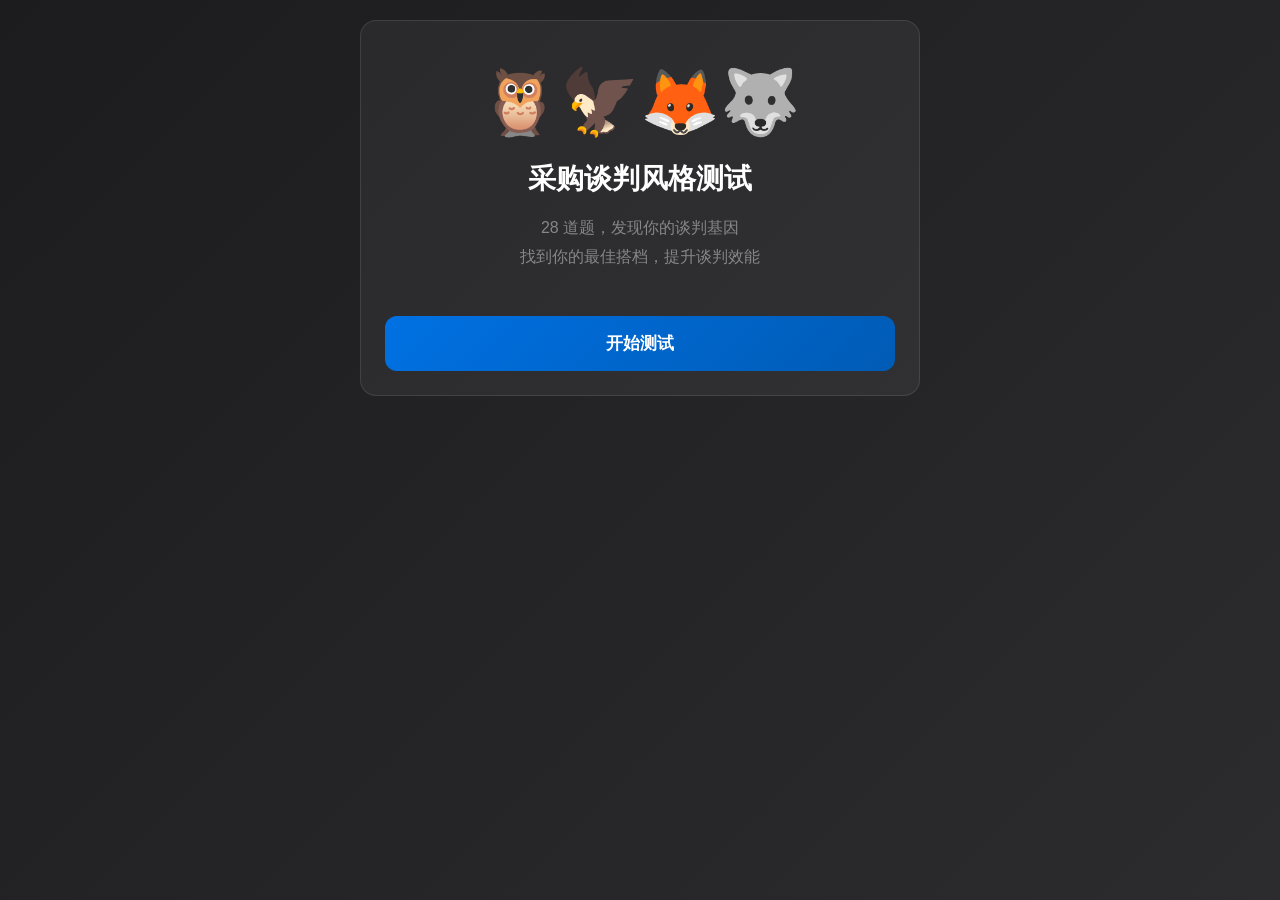
<file: index-final.html>
<!DOCTYPE html>
<html lang="zh-CN">
<head>
    <meta charset="UTF-8">
    <meta name="viewport" content="width=device-width, initial-scale=1.0">
    <title>采购谈判风格测试 - 发现你的谈判基因</title>
    <style>
        * { margin: 0; padding: 0; box-sizing: border-box; }
        body { font-family: -apple-system, BlinkMacSystemFont, "Segoe UI", Roboto, sans-serif; background: linear-gradient(135deg, #1c1c1e, #2c2c2e); color: #fff; min-height: 100vh; }
        .container { max-width: 600px; margin: 0 auto; padding: 20px; }
        .page { display: none; }
        .page.active { display: block; }
        .card { background: rgba(255,255,255,0.05); border-radius: 16px; padding: 24px; margin-bottom: 20px; border: 1px solid rgba(255,255,255,0.1); }
        .card-header { margin-bottom: 16px; }
        .card-title { font-size: 20px; font-weight: 700; color: #fff; }
        .btn-primary { background: linear-gradient(135deg, #0071e3, #005bb5); color: #fff; border: none; padding: 16px 32px; border-radius: 12px; font-size: 17px; font-weight: 600; cursor: pointer; width: 100%; margin-top: 20px; }
        .btn-secondary { background: #2c2c2e; color: #fff; border: 1px solid #3a3a3c; padding: 12px; border-radius: 10px; cursor: pointer; font-size: 13px; }
        .option { background: #2c2c2e; padding: 16px; border-radius: 12px; margin-bottom: 12px; cursor: pointer; border: 2px solid transparent; transition: all 0.3s; }
        .option:hover { border-color: #0071e3; background: #3a3a3c; }
        .option.selected { border-color: #0071e3; background: rgba(0,113,227,0.2); }
        .progress-bar { height: 4px; background: rgba(255,255,255,0.1); border-radius: 2px; margin-bottom: 12px; }
        .progress-bar-fill { height: 100%; background: linear-gradient(90deg, #0071e3, #34c759); border-radius: 2px; transition: width 0.3s; }
        .progress-text { font-size: 13px; color: #86868b; text-align: center; }
        .animal { font-size: 64px; text-align: center; margin: 20px 0; }
        .tag { display: inline-block; background: rgba(0,113,227,0.2); color: #0071e3; padding: 6px 12px; border-radius: 980px; font-size: 12px; margin: 4px; }
        .hidden { display: none; }
    </style>
</head>
<body>
    <div class="container">
        <!-- 首页 -->
        <div id="homePage" class="page active">
            <div class="card">
                <div class="animal">🦉🦅🦊🐺</div>
                <h1 style="font-size: 28px; font-weight: 800; text-align: center; margin-bottom: 16px;">采购谈判风格测试</h1>
                <p style="color: #86868b; text-align: center; line-height: 1.8; margin-bottom: 24px;">28 道题，发现你的谈判基因<br>找到你的最佳搭档，提升谈判效能</p>
                <button class="btn-primary" onclick="startTest()">开始测试</button>
            </div>
        </div>
        
        <!-- 测试页 -->
        <div id="testPage" class="page">
            <div class="progress-bar"><div class="progress-bar-fill" id="progressBar"></div></div>
            <div class="progress-text" id="progressText">第 1 / 28 题 · 第 1 阶段</div>
            <div class="card">
                <div style="font-size: 13px; color: #86868b; margin-bottom: 8px;" id="scene"></div>
                <div style="font-size: 17px; font-weight: 600; margin-bottom: 24px; line-height: 1.5;" id="question"></div>
                <div id="options"></div>
            </div>
            <button class="btn-primary" id="nextBtn" onclick="nextQuestion()" style="display: none;">下一题</button>
        </div>
        
        <!-- 结果页 -->
        <div id="resultPage" class="page">
            <div class="animal" id="resultAnimal"></div>
            <h1 style="text-align: center; margin-bottom: 8px;"><span id="resultCode"></span> <span id="resultName"></span></h1>
            <p style="text-align: center; color: #86868b; margin-bottom: 24px;" id="resultRole"></p>
            <div class="card">
                <div class="card-header"><div class="card-title">🎯 你的谈判风格</div></div>
                <div class="card-body" id="mbtiInsight"></div>
            </div>
            <div class="card">
                <div class="card-header"><div class="card-title">🏷️ 神秘标签</div></div>
                <div class="card-body" id="mysteryTags"></div>
            </div>
            <div class="card">
                <div class="card-header"><div class="card-title">🤝 最佳搭档</div></div>
                <div class="card-body" id="bestMatch"></div>
            </div>
            <div class="card">
                <div class="card-header"><div class="card-title">🤝 谈判搭子</div></div>
                <div class="card-body">
                    <p style="color:#86868b;font-size:14px;margin-bottom:20px;">想知道如何跟 XX 风格合作？点击下方风格按钮，立即查看合作指南</p>
                    <div style="display:grid;grid-template-columns:repeat(4,1fr);gap:10px;">
                        <button class="btn-secondary" onclick="selectPartnerCode('ARCD')">ARCD<br><span style="font-size:10px;color:#86868b;">战略架构师</span></button>
                        <button class="btn-secondary" onclick="selectPartnerCode('ARCP')">ARCP<br><span style="font-size:10px;color:#86868b;">关系建筑师</span></button>
                        <button class="btn-secondary" onclick="selectPartnerCode('ARBD')">ARBD<br><span style="font-size:10px;color:#86868b;">创新探索者</span></button>
                        <button class="btn-secondary" onclick="selectPartnerCode('ARBP')">ARBP<br><span style="font-size:10px;color:#86868b;">团队推动者</span></button>
                        <button class="btn-secondary" onclick="selectPartnerCode('ATCD')">ATCD<br><span style="font-size:10px;color:#86868b;">市场洞察者</span></button>
                        <button class="btn-secondary" onclick="selectPartnerCode('ATCP')">ATCP<br><span style="font-size:10px;color:#86868b;">快速决策者</span></button>
                        <button class="btn-secondary" onclick="selectPartnerCode('ATBD')">ATBD<br><span style="font-size:10px;color:#86868b;">战略架构师</span></button>
                        <button class="btn-secondary" onclick="selectPartnerCode('ATBP')">ATBP<br><span style="font-size:10px;color:#86868b;">效率优化师</span></button>
                        <button class="btn-secondary" onclick="selectPartnerCode('IRCD')">IRCD<br><span style="font-size:10px;color:#86868b;">数据驱动者</span></button>
                        <button class="btn-secondary" onclick="selectPartnerCode('IRCP')">IRCP<br><span style="font-size:10px;color:#86868b;">关系联结者</span></button>
                        <button class="btn-secondary" onclick="selectPartnerCode('IRBD')">IRBD<br><span style="font-size:10px;color:#86868b;">果断执行者</span></button>
                        <button class="btn-secondary" onclick="selectPartnerCode('IRBP')">IRBP<br><span style="font-size:10px;color:#86868b;">温和协调者</span></button>
                        <button class="btn-secondary" onclick="selectPartnerCode('ITCD')">ITCD<br><span style="font-size:10px;color:#86868b;">灵活适应者</span></button>
                        <button class="btn-secondary" onclick="selectPartnerCode('ITCP')">ITCP<br><span style="font-size:10px;color:#86868b;">社交联结者</span></button>
                        <button class="btn-secondary" onclick="selectPartnerCode('ITBD')">ITBD<br><span style="font-size:10px;color:#86868b;">谨慎守护者</span></button>
                        <button class="btn-secondary" onclick="selectPartnerCode('ITBP')">ITBP<br><span style="font-size:10px;color:#86868b;">愿景推动者</span></button>
                    </div>
                    <div id="cooperationResult" class="hidden" style="margin-top:20px;"></div>
                </div>
            </div>
            <button class="btn-primary" onclick="goHome()">返回首页</button>
        </div>
    </div>
    
    <!-- 所有逻辑合并到一个文件 -->
    <script src="all-in-one.js?t=202603212230"></script>
    <script src="questions-v4.js?t=202603212230"></script>
    
    <script>
        var currentIndex = 0;
        var answers = [];
        var dimensionScores = { A: 0, I: 0, R: 0, T: 0, C: 0, B: 0, D: 0, P: 0 };
        var currentResult = null;
        var currentUserResult = null;
        
        // 页面加载时恢复
        (function initFromStorage() {
            var savedResult = localStorage.getItem('myTestResult');
            if (savedResult) {
                try {
                    var r = JSON.parse(savedResult);
                    if (r && r.code && r.style) {
                        currentResult = r;
                        currentUserResult = r;
                        window.currentResult = r;
                        window.currentUserResult = r;
                        console.log('从 localStorage 恢复 currentResult:', r);
                    }
                } catch(e) { console.error('解析失败:', e); }
            }
        })();
        
        function startTest() {
            document.getElementById('homePage').classList.remove('active');
            document.getElementById('testPage').classList.add('active');
            currentIndex = 0;
            answers = [];
            dimensionScores = { A: 0, I: 0, R: 0, T: 0, C: 0, B: 0, D: 0, P: 0 };
            renderQuestion();
            updateProgress();
        }
        
        function renderQuestion() {
            var q = questions[currentIndex];
            document.getElementById('scene').textContent = q.scene;
            document.getElementById('question').textContent = q.q;
            var html = '';
            q.options.forEach(function(opt, i) {
                html += '<div class="option" onclick="selectOption(this, \'' + opt.dim + '\')">' + opt.text + '</div>';
            });
            document.getElementById('options').innerHTML = html;
            document.getElementById('nextBtn').style.display = 'none';
        }
        
        function selectOption(el, dim) {
            document.querySelectorAll('.option').forEach(function(o) { o.classList.remove('selected'); });
            el.classList.add('selected');
            answers[currentIndex] = dim;
            dimensionScores[dim]++;
            document.getElementById('nextBtn').style.display = 'block';
        }
        
        function nextQuestion() {
            if (answers[currentIndex]) {
                if (currentIndex < 27) {
                    currentIndex++;
                    renderQuestion();
                    updateProgress();
                } else {
                    calculateResult();
                }
            }
        }
        
        function updateProgress() {
            var pct = ((currentIndex + 1) / 28) * 100;
            document.getElementById('progressBar').style.width = pct + '%';
            var stage = Math.floor(currentIndex / 7) + 1;
            document.getElementById('progressText').textContent = '第 ' + (currentIndex + 1) + ' / 28 题 · 第 ' + stage + ' 阶段';
        }
        
        function calculateResult() {
            // 计算维度对（>= 确保平局时选第一个，避免总是 I/T/B/P）
            var type = '';
            type += dimensionScores.A >= dimensionScores.I ? 'A' : 'I';
            type += dimensionScores.R >= dimensionScores.T ? 'R' : 'T';
            type += dimensionScores.C >= dimensionScores.B ? 'C' : 'B';
            type += dimensionScores.D >= dimensionScores.P ? 'D' : 'P';
            
            currentResult = { code: type, style: styles[type] };
            currentUserResult = { code: type, style: styles[type] };
            window.currentResult = currentResult;
            window.currentUserResult = currentUserResult;
            localStorage.setItem('myTestResult', JSON.stringify(currentUserResult));
            
            document.getElementById('testPage').classList.remove('active');
            document.getElementById('resultPage').classList.add('active');
            
            document.getElementById('resultAnimal').textContent = styles[type].animal;
            document.getElementById('resultCode').textContent = type;
            document.getElementById('resultName').textContent = styles[type].name;
            document.getElementById('resultRole').textContent = styles[type].role;
            
            // 渲染最佳搭档
            if (typeof renderBestMatchOptimized === 'function') {
                renderBestMatchOptimized(type);
            }
            
            window.scrollTo(0, 0);
        }
        
        function goHome() {
            document.getElementById('resultPage').classList.remove('active');
            document.getElementById('homePage').classList.add('active');
        }
    </script>
</body>
</html>
</file>
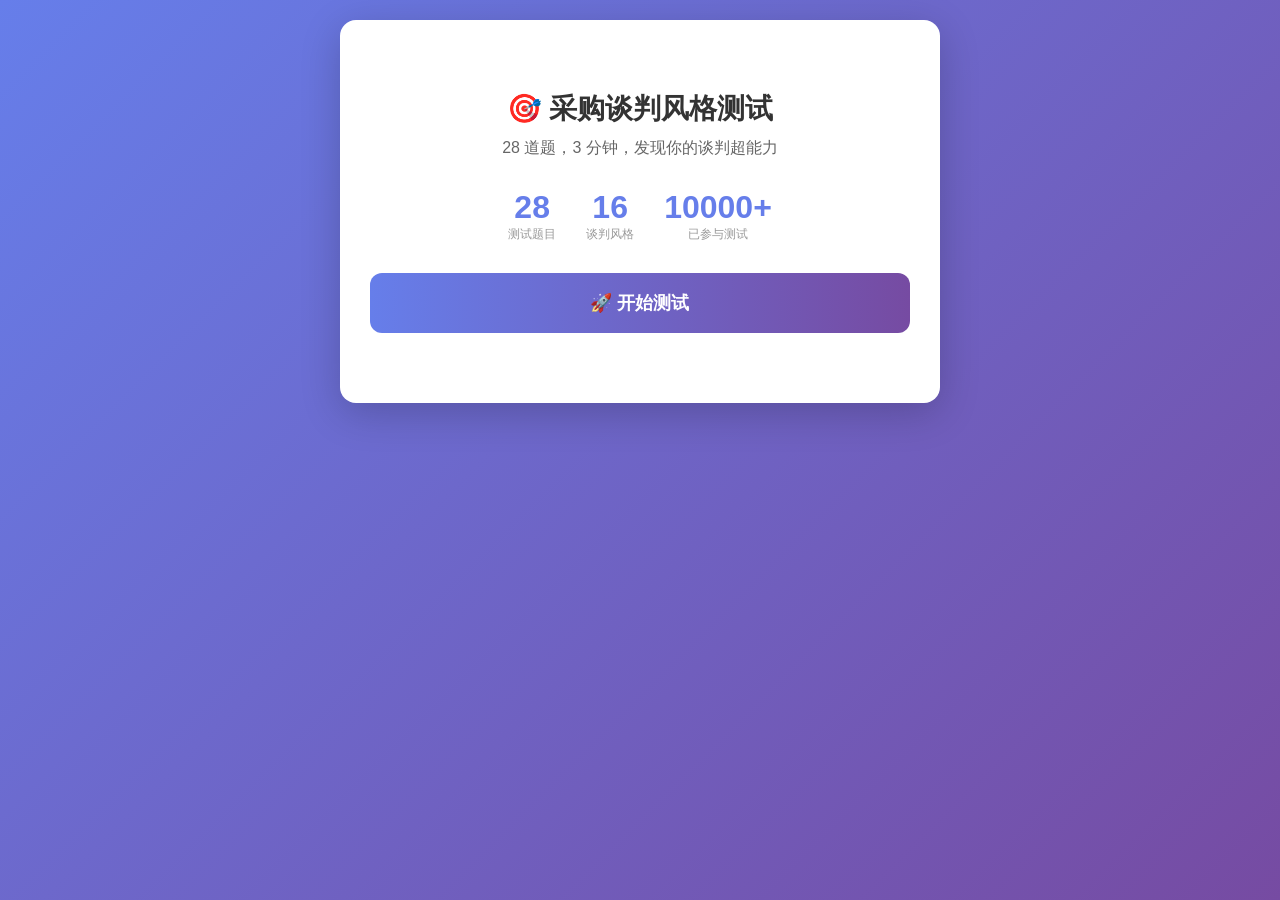
<file: index-old-backup.html>
<!DOCTYPE html>
<html lang="zh-CN">
<head>
    <meta charset="UTF-8">
    <meta name="viewport" content="width=device-width, initial-scale=1.0">
    <meta http-equiv="Cache-Control" content="no-cache, no-store, must-revalidate">
    <meta http-equiv="Pragma" content="no-cache">
    <meta http-equiv="Expires" content="0">
    <title>采购谈判风格测试 v3 - 海报分享版</title>
    <style>
        * { margin: 0; padding: 0; box-sizing: border-box; }
        body { font-family: -apple-system, BlinkMacSystemFont, "Segoe UI", Roboto, sans-serif; background: linear-gradient(135deg, #667eea 0%, #764ba2 100%); min-height: 100vh; padding: 20px; }
        .container { max-width: 600px; margin: 0 auto; background: white; border-radius: 16px; padding: 30px; box-shadow: 0 10px 40px rgba(0,0,0,0.2); }
        .hidden { display: none !important; }
        .hero { text-align: center; padding: 40px 0; }
        .hero h1 { font-size: 28px; font-weight: 700; color: #333; margin-bottom: 10px; }
        .hero p { font-size: 16px; color: #666; margin-bottom: 30px; }
        .hero-stats { display: flex; justify-content: center; gap: 30px; margin: 30px 0; }
        .stat-item { text-align: center; }
        .stat-num { font-size: 32px; font-weight: bold; color: #667eea; }
        .stat-label { font-size: 12px; color: #999; }
        .btn-start { display: block; width: 100%; padding: 18px; background: linear-gradient(90deg, #667eea, #764ba2); color: white; border: none; border-radius: 12px; font-size: 18px; font-weight: 600; cursor: pointer; margin-top: 30px; }
        .progress { background: #e0e0e0; border-radius: 10px; height: 8px; margin-bottom: 20px; overflow: hidden; }
        .progress-bar { background: linear-gradient(90deg, #667eea, #764ba2); height: 100%; width: 3.57%; transition: width 0.3s; }
        .progress-text { text-align: center; color: #666; font-size: 14px; margin-bottom: 20px; }
        .question { font-size: 18px; font-weight: 600; color: #333; margin-bottom: 25px; line-height: 1.6; }
        .options { display: flex; flex-direction: column; gap: 12px; }
        .option { padding: 15px 20px; border: 2px solid #e0e0e0; border-radius: 12px; cursor: pointer; transition: all 0.2s; }
        .option:hover { border-color: #667eea; background: #f5f6ff; }
        .option.selected { border-color: #667eea; background: #667eea; color: white; }
        .option-label { font-weight: 600; margin-bottom: 5px; }
        .option-text { font-size: 14px; line-height: 1.5; }
        .nav-buttons { display: flex; justify-content: space-between; margin-top: 30px; gap: 10px; }
        .btn { padding: 12px 24px; border: none; border-radius: 8px; font-size: 16px; cursor: pointer; }
        .btn-prev { background: #f0f0f0; color: #666; }
        .btn-prev:disabled { opacity: 0.5; cursor: not-allowed; }
        .btn-next { background: linear-gradient(90deg, #667eea, #764ba2); color: white; }
        .footer { text-align: center; margin-top: 20px; color: #999; font-size: 12px; }
        .result-header { text-align: center; margin-bottom: 30px; }
        .animal { font-size: 80px; margin-bottom: 10px; }
        .code { font-size: 36px; font-weight: bold; color: #667eea; margin-bottom: 5px; }
        .name { font-size: 24px; font-weight: 600; color: #333; margin-bottom: 5px; }
        .role { font-size: 16px; color: #666; margin-bottom: 10px; }
        .section { margin: 25px 0; padding: 20px; background: #f8f9ff; border-radius: 12px; }
        .section-title { font-size: 18px; font-weight: 600; color: #333; margin-bottom: 15px; }
        .item { margin: 12px 0; padding: 12px; background: white; border-radius: 8px; }
        .item-label { font-size: 14px; font-weight: 600; color: #667eea; margin-bottom: 5px; }
        .item-text { font-size: 14px; color: #666; line-height: 1.6; }
        .tags { display: flex; flex-wrap: wrap; gap: 8px; margin-top: 10px; }
        .tag { padding: 6px 12px; background: #667eea; color: white; border-radius: 20px; font-size: 12px; }
        .quote-item { padding: 8px 12px; margin: 6px 0; background: #fff; border-radius: 6px; border-left: 3px solid #667eea; font-size: 14px; color: #555; }
        .btn-group { display: flex; gap: 10px; margin-top: 20px; }
        .btn-share, .btn-retake { flex: 1; padding: 15px; border: none; border-radius: 12px; font-size: 16px; font-weight: 600; cursor: pointer; }
        .btn-share { background: linear-gradient(90deg, #667eea, #764ba2); color: white; }
        .btn-retake { background: #f0f0f0; color: #666; }
        .result-stats { display: flex; justify-content: space-around; margin: 20px 0; }
        .result-stat { text-align: center; }
        .result-stat-value { font-size: 20px; font-weight: bold; color: #667eea; }
        .result-stat-label { font-size: 12px; color: #999; }
        .radar-container { width: 100%; height: 250px; margin: 20px 0; background: #fafafa; border-radius: 8px; }
        .poster-canvas { display: none; }
    </style>
</head>
<body>
    <div class="container">
        <div id="homePage">
            <div class="hero">
                <h1>🎯 采购谈判风格测试</h1>
                <p>28 道题，3 分钟，发现你的谈判超能力</p>
                <div class="hero-stats">
                    <div class="stat-item">
                        <div class="stat-num">28</div>
                        <div class="stat-label">测试题目</div>
                    </div>
                    <div class="stat-item">
                        <div class="stat-num">16</div>
                        <div class="stat-label">谈判风格</div>
                    </div>
                    <div class="stat-item">
                        <div class="stat-num">10000+</div>
                        <div class="stat-label">已参与测试</div>
                    </div>
                </div>
                <button class="btn-start" onclick="startTest()">🚀 开始测试</button>
            </div>
        </div>

        <div id="testPage" class="hidden">
            <div class="progress"><div class="progress-bar" id="progressBar"></div></div>
            <div class="progress-text" id="progressText">1 / 28</div>
            <div class="question" id="questionText">加载中...</div>
            <div class="options" id="optionsContainer"></div>
            <div class="nav-buttons">
                <button class="btn btn-prev" id="prevBtn" onclick="prevQuestion()">← 上一题</button>
                <button class="btn btn-next" id="nextBtn" onclick="nextQuestion()">下一题 →</button>
            </div>
            <div class="footer">请根据第一反应选择</div>
        </div>

        <div id="resultPage" class="hidden">
            <div class="result-header">
                <div class="animal" id="animal">🦉</div>
                <div class="code" id="code">ARCD</div>
                <div class="name" id="name">战略架构师</div>
                <div class="role" id="role">战略策划者</div>
                <div class="result-stats">
                    <div class="result-stat">
                        <div class="result-stat-value" id="saving">15-25%</div>
                        <div class="result-stat-label">年省潜力</div>
                    </div>
                    <div class="result-stat">
                        <div class="result-stat-value" id="rarity">约 5%</div>
                        <div class="result-stat-label">稀有度</div>
                    </div>
                </div>
            </div>
            
            <div class="section">
                <div class="section-title">📊 能力雷达图</div>
                <canvas id="radarChart" class="radar-container" width="300" height="250"></canvas>
            </div>
            
            <div class="section">
                <div class="section-title">🎯 谈判运势</div>
                <div class="item"><div class="item-text" id="fortune"></div></div>
            </div>
            
            <div class="section">
                <div class="section-title">💰 财运指数</div>
                <div class="item"><div class="item-text" id="money"></div></div>
            </div>
            
            <div class="section">
                <div class="section-title">❤️ 配对指数</div>
                <div class="item">
                    <div class="item-label">最佳搭档</div>
                    <div class="item-text" id="partner"></div>
                </div>
            </div>
            
            <div class="section">
                <div class="section-title">🏷️ 神秘标签</div>
                <div class="tags" id="tags"></div>
            </div>
            
            <div class="section">
                <div class="section-title">💬 谈判金句</div>
                <div class="item" id="quotes"></div>
            </div>
            
            <div class="section">
                <div class="section-title">⚠️ 最大软肋</div>
                <div class="item"><div class="item-text" id="weakness"></div></div>
            </div>
            
            <div class="section">
                <div class="section-title">🏆 名人对标</div>
                <div class="item">
                    <div class="item-label" id="celebrity"></div>
                    <div class="item-text" id="celebrityDesc"></div>
                </div>
            </div>
            
            <div class="section">
                <div class="section-title">📊 社交对比</div>
                <div class="item">
                    <div class="item-text" id="beatPercent"></div>
                    <div class="item-text" id="rank" style="margin-top:8px;color:#999;"></div>
                </div>
            </div>
            
            <div class="section">
                <div class="section-title">💼 职业建议</div>
                <div class="item"><div class="item-text" id="career"></div></div>
            </div>
            
            <div class="section">
                <div class="section-title">⚠️ 软肋详解</div>
                <div class="item"><div class="item-text" id="weaknessDetail" style="line-height:1.8;"></div></div>
            </div>
            
            <div class="section">
                <div class="section-title">💡 提升建议</div>
                <div class="item"><div class="item-text" id="improvement" style="line-height:1.8;color:#667eea;"></div></div>
            </div>
            
            <div class="section">
                <div class="section-title">📖 名人故事</div>
                <div class="item"><div class="item-text" id="celebrityStory" style="line-height:1.8;"></div></div>
            </div>
            
            <div class="btn-group">
                <button class="btn-share" onclick="generateAndShare()">📸 生成海报分享</button>
                <button class="btn-retake" onclick="retakeTest()">🔄 重测</button>
            </div>
        </div>
        
        <canvas id="posterCanvas" class="poster-canvas"></canvas>
    </div>

    <script src="styles-data.js"></script>
    <script>
        var questions = [
            {text:"在供应商选择时，你更倾向于：",options:[{label:'A',text:'详细分析所有数据，对比多家供应商的优劣势',score:'A'},{label:'B',text:'相信自己的行业经验和直觉判断',score:'I'},{label:'C',text:'参考同行推荐和口碑评价',score:'I'},{label:'D',text:'建立评估模型，量化各项指标后决策',score:'A'}]},
            {text:"面对新的采购品类，你会：",options:[{label:'A',text:'先做充分的市场调研和技术分析',score:'A'},{label:'B',text:'快速尝试，在实践中学习和调整',score:'I'},{label:'C',text:'找专家咨询，听取专业意见',score:'I'},{label:'D',text:'制定详细的评估标准和流程',score:'A'}]},
            {text:"谈判前准备，你通常会：",options:[{label:'A',text:'收集大量数据，做详尽的准备工作',score:'A'},{label:'B',text:'把握大方向，细节随机应变',score:'I'},{label:'C',text:'依靠过往经验，快速制定策略',score:'I'},{label:'D',text:'列出所有可能的情况和应对方案',score:'A'}]},
            {text:"当供应商报价超出预算时，你首先：",options:[{label:'A',text:'分析成本结构，找出可优化的部分',score:'A'},{label:'B',text:'凭经验判断是否有水分，直接砍价',score:'I'},{label:'C',text:'询问市场行情，对比其他供应商',score:'I'},{label:'D',text:'要求对方提供详细的成本 breakdown',score:'A'}]},
            {text:"做采购决策时，你最看重：",options:[{label:'A',text:'客观数据和事实依据',score:'A'},{label:'B',text:'整体感觉和大方向正确',score:'I'},{label:'C',text:'业内专家的意见建议',score:'I'},{label:'D',text:'系统化的评估结果',score:'A'}]},
            {text:"面对复杂的采购项目，你会：",options:[{label:'A',text:'分解成多个子项目，逐一分析',score:'A'},{label:'B',text:'把握核心关键点，其他灵活处理',score:'I'},{label:'C',text:'找有经验的同事一起讨论',score:'I'},{label:'D',text:'建立完整的项目管理框架',score:'A'}]},
            {text:"当数据与直觉冲突时，你更相信：",options:[{label:'A',text:'数据，它不会说谎',score:'A'},{label:'B',text:'直觉，多年经验积累的判断',score:'I'},{label:'C',text:'综合考量，但直觉权重更大',score:'I'},{label:'D',text:'重新验证数据，确保准确性',score:'A'}]},
            {text:"与供应商合作，你认为最重要的是：",options:[{label:'A',text:'建立长期信任的伙伴关系',score:'R'},{label:'B',text:'确保每次交易都获得最优条件',score:'T'},{label:'C',text:'保持良好沟通，互利共赢',score:'R'},{label:'D',text:'严格按合同执行，结果导向',score:'T'}]},
            {text:"当供应商出现交付问题时，你会：",options:[{label:'A',text:'先了解原因，一起想办法解决',score:'R'},{label:'B',text:'按合同条款追究责任',score:'T'},{label:'C',text:'考虑长期合作，适度宽容',score:'R'},{label:'D',text:'评估影响，启动备选方案',score:'T'}]},
            {text:"选择供应商时，关系因素占多大权重：",options:[{label:'A',text:'很重要，关系好合作更顺畅',score:'R'},{label:'B',text:'不重要，只看能力和价格',score:'T'},{label:'C',text:'比较重要，但非决定因素',score:'R'},{label:'D',text:'次要因素，业绩才是关键',score:'T'}]},
            {text:"谈判中，你更倾向于：",options:[{label:'A',text:'营造友好氛围，寻求双赢',score:'R'},{label:'B',text:'直奔主题，高效解决问题',score:'T'},{label:'C',text:'先建立关系，再谈业务',score:'R'},{label:'D',text:'聚焦目标，不被情感影响',score:'T'}]},
            {text:"对于老供应商，你会：",options:[{label:'A',text:'给予一定优先权和信任',score:'R'},{label:'B',text:'每次都要重新评估竞争力',score:'T'},{label:'C',text:'维护关系，但保持适度竞争',score:'R'},{label:'D',text:'用绩效说话，优胜劣汰',score:'T'}]},
            {text:"与供应商的沟通频率，你倾向于：",options:[{label:'A',text:'经常沟通，保持紧密联系',score:'R'},{label:'B',text:'有事说事，不必频繁打扰',score:'T'},{label:'C',text:'定期沟通，维护关系',score:'R'},{label:'D',text:'按需要沟通，效率优先',score:'T'}]},
            {text:"当价格与关系冲突时，你会：",options:[{label:'A',text:'适当让步，维护长期关系',score:'R'},{label:'B',text:'坚持价格，商业归商业',score:'T'},{label:'C',text:'寻找平衡点，兼顾双方',score:'R'},{label:'D',text:'用数据说服对方调整',score:'T'}]},
            {text:"面对新的供应商，你的态度是：",options:[{label:'A',text:'谨慎评估，充分验证后再合作',score:'C'},{label:'B',text:'大胆尝试，快速建立合作',score:'B'},{label:'C',text:'小批量试单，逐步扩大',score:'C'},{label:'D',text:'抓住机会，抢先建立优势',score:'B'}]},
            {text:"对于创新技术方案，你会：",options:[{label:'A',text:'充分验证成熟度后再采用',score:'C'},{label:'B',text:'积极尝试，抢占先机',score:'B'},{label:'C',text:'观望一段时间，看市场反馈',score:'C'},{label:'D',text:'快速试点，迭代优化',score:'B'}]},
            {text:"谈判中遇到不确定因素，你会：",options:[{label:'A',text:'暂停谈判，先搞清楚再说',score:'C'},{label:'B',text:'边谈边调整，灵活应对',score:'B'},{label:'C',text:'设置保护条款，降低风险',score:'C'},{label:'D',text:'相信直觉，果断决策',score:'B'}]},
            {text:"对于单一供应商依赖，你的看法是：",options:[{label:'A',text:'风险太大，必须开发备选',score:'C'},{label:'B',text:'深度绑定，换取更好条件',score:'B'},{label:'C',text:'保持警惕，逐步降低依赖',score:'C'},{label:'D',text:'看情况，有时集中更优',score:'B'}]},
            {text:"市场波动时，你的采购策略是：",options:[{label:'A',text:'保守观望，等待趋势明朗',score:'C'},{label:'B',text:'逆势操作，抓住机会',score:'B'},{label:'C',text:'分批采购，分散风险',score:'C'},{label:'D',text:'快速决策，灵活调整',score:'B'}]},
            {text:"签订长期合同时，你会：",options:[{label:'A',text:'详细约定各种情况和条款',score:'C'},{label:'B',text:'把握大框架，细节可调整',score:'B'},{label:'C',text:'加入退出机制，保留灵活性',score:'C'},{label:'D',text:'快速签约，抢占资源',score:'B'}]},
            {text:"面对高风险高回报的项目，你会：",options:[{label:'A',text:'谨慎评估，可能放弃',score:'C'},{label:'B',text:'愿意冒险，博取高回报',score:'B'},{label:'C',text:'控制投入，限制风险敞口',score:'C'},{label:'D',text:'快速决策，全力投入',score:'B'}]},
            {text:"谈判开场，你通常会：",options:[{label:'A',text:'直接表明立场和要求',score:'D'},{label:'B',text:'先寒暄，营造轻松氛围',score:'P'},{label:'C',text:'简明扼要说明来意',score:'D'},{label:'D',text:'从共同话题切入，拉近距离',score:'P'}]},
            {text:"表达不同意见时，你会：",options:[{label:'A',text:'直接指出，不绕弯子',score:'D'},{label:'B',text:'委婉表达，照顾对方感受',score:'P'},{label:'C',text:'清晰说明，但注意语气',score:'D'},{label:'D',text:'先肯定，再提出建议',score:'P'}]},
            {text:"谈判陷入僵局时，你会：",options:[{label:'A',text:'直接提出解决方案',score:'D'},{label:'B',text:'缓和气氛，换个角度沟通',score:'P'},{label:'C',text:'明确底线，推动决策',score:'D'},{label:'D',text:'寻找共同点，重建共识',score:'P'}]},
            {text:"与供应商讨价还价，你的风格是：",options:[{label:'A',text:'直接给出目标价，不浪费时间',score:'D'},{label:'B',text:'逐步引导，让对方主动让步',score:'P'},{label:'C',text:'明确表达期望，坚持立场',score:'D'},{label:'D',text:'用数据和逻辑说服对方',score:'P'}]},
            {text:"反馈供应商表现时，你会：",options:[{label:'A',text:'直接指出问题和不足',score:'D'},{label:'B',text:'先表扬，再提改进建议',score:'P'},{label:'C',text:'坦诚沟通，对事不对人',score:'D'},{label:'D',text:'用建设性方式表达',score:'P'}]},
            {text:"团队内部讨论采购策略，你倾向于：",options:[{label:'A',text:'直接表达观点，快速决策',score:'D'},{label:'B',text:'倾听大家意见，协调共识',score:'P'},{label:'C',text:'明确表达自己的立场',score:'D'},{label:'D',text:'用影响力说服团队成员',score:'P'}]},
            {text:"结束谈判时，你会：",options:[{label:'A',text:'明确总结达成的共识和下一步',score:'D'},{label:'B',text:'感谢对方，保持良好关系',score:'P'},{label:'C',text:'确认关键条款，避免误解',score:'D'},{label:'D',text:'表达合作期待，展望未来',score:'P'}]}
        ];



        var currentIndex = 0;
        var answers = [];

        function startTest() {
            document.getElementById('homePage').classList.add('hidden');
            document.getElementById('testPage').classList.remove('hidden');
            renderQuestion();
            updateProgress();
        }

        function renderQuestion() {
            var q = questions[currentIndex];
            document.getElementById('questionText').textContent = q.text;
            var container = document.getElementById('optionsContainer');
            container.innerHTML = '';
            for (var i = 0; i < q.options.length; i++) {
                var opt = q.options[i];
                var div = document.createElement('div');
                div.className = 'option';
                if (answers[currentIndex] === opt.score) div.classList.add('selected');
                div.onclick = (function(o) { return function() { selectOption(o.score); }; })(opt);
                div.innerHTML = '<div class="option-label">' + opt.label + '</div><div class="option-text">' + opt.text + '</div>';
                container.appendChild(div);
            }
            updateNav();
        }

        function selectOption(score) {
            answers[currentIndex] = score;
            var options = document.querySelectorAll('.option');
            for (var i = 0; i < options.length; i++) {
                options[i].classList.remove('selected');
            }
            event.currentTarget.classList.add('selected');
            setTimeout(function() {
                if (currentIndex < 27) nextQuestion();
            }, 300);
        }

        function prevQuestion() {
            if (currentIndex > 0) {
                currentIndex--;
                renderQuestion();
                updateProgress();
            }
        }

        function nextQuestion() {
            if (!answers[currentIndex]) {
                alert('请先选择');
                return;
            }
            if (currentIndex < 27) {
                currentIndex++;
                renderQuestion();
                updateProgress();
            } else {
                calculateResult();
            }
        }

        function calculateResult() {
            var scores = {A:0, I:0, R:0, T:0, C:0, B:0, D:0, P:0};
            for (var i = 0; i < questions.length; i++) {
                var answer = answers[i];
                if (answer) scores[answer]++;
            }
            var dim1 = scores.A >= 4 ? 'A' : 'I';
            var dim2 = scores.R >= 4 ? 'R' : 'T';
            var dim3 = scores.C >= 4 ? 'C' : 'B';
            var dim4 = scores.D >= 4 ? 'D' : 'P';
            var code = dim1 + dim2 + dim3 + dim4;
            showResult(code);
        }

        function showResult(code) {
            document.getElementById('testPage').classList.add('hidden');
            document.getElementById('resultPage').classList.remove('hidden');
            var style = styles[code];
            document.getElementById('animal').textContent = style.animal;
            document.getElementById('code').textContent = code;
            document.getElementById('name').textContent = style.name;
            document.getElementById('role').textContent = style.role;
            document.getElementById('saving').textContent = style.saving;
            document.getElementById('rarity').textContent = style.rarity;
            document.getElementById('fortune').textContent = style.fortune;
            document.getElementById('money').textContent = style.money;
            document.getElementById('partner').textContent = style.partner;
            document.getElementById('career').textContent = style.career;
            document.getElementById('weakness').textContent = style.weakness;
            document.getElementById('weaknessDetail').textContent = style.weaknessDetail;
            document.getElementById('improvement').textContent = style.improvement;
            document.getElementById('celebrity').textContent = style.celebrity + ' · ' + style.celebrityDesc;
            document.getElementById('celebrityStory').textContent = style.celebrityStory;
            document.getElementById('beatPercent').innerHTML = '<strong style="font-size:18px;color:#667eea;">🏆 你击败了 ' + style.beatPercent + '% 的采购同行</strong>';
            document.getElementById('rank').textContent = '👤 全国第 ' + style.rank.toLocaleString() + ' 位' + style.name;
            
            var tagsContainer = document.getElementById('tags');
            tagsContainer.innerHTML = '';
            for (var i = 0; i < style.tags.length; i++) {
                var span = document.createElement('span');
                span.className = 'tag';
                span.textContent = style.tags[i];
                tagsContainer.appendChild(span);
            }
            
            var quotesContainer = document.getElementById('quotes');
            quotesContainer.innerHTML = '';
            for (var i = 0; i < style.quotes.length; i++) {
                var quote = style.quotes[i];
                var div = document.createElement('div');
                div.style.cssText = 'padding:10px 12px;margin:8px 0;background:#fff;border-radius:8px;border-left:4px solid #667eea;';
                div.innerHTML = '<div style="font-size:14px;color:#333;margin-bottom:4px;">"' + quote.text + '"</div><div style="font-size:12px;color:#999;">📍 ' + quote.scene + '</div>';
                quotesContainer.appendChild(div);
            }
            
            drawRadarChart(code);
        }

        function drawRadarChart(code) {
            var canvas = document.getElementById('radarChart');
            var ctx = canvas.getContext('2d');
            var width = canvas.width;
            var height = canvas.height;
            var centerX = width / 2;
            var centerY = height / 2;
            var radius = Math.min(width, height) / 2 - 30;
            
            ctx.clearRect(0, 0, width, height);
            
            var dimensions = [
                {name:'分析型',score:0,color:'#4CAF50'},
                {name:'直觉型',score:0,color:'#2196F3'},
                {name:'关系型',score:0,color:'#FF9800'},
                {name:'任务型',score:0,color:'#E91E63'},
                {name:'谨慎型',score:0,color:'#9C27B0'},
                {name:'冒险型',score:0,color:'#FF5722'},
                {name:'直接型',score:0,color:'#00BCD4'},
                {name:'温和型',score:0,color:'#8BC34A'}
            ];
            
            var scores = {A:0, I:0, R:0, T:0, C:0, B:0, D:0, P:0};
            for (var i = 0; i < questions.length; i++) {
                var answer = answers[i];
                if (answer) scores[answer]++;
            }
            
            dimensions[0].score = Math.min(100, (scores.A / 7) * 100);
            dimensions[1].score = Math.min(100, (scores.I / 7) * 100);
            dimensions[2].score = Math.min(100, (scores.R / 7) * 100);
            dimensions[3].score = Math.min(100, (scores.T / 7) * 100);
            dimensions[4].score = Math.min(100, (scores.C / 7) * 100);
            dimensions[5].score = Math.min(100, (scores.B / 7) * 100);
            dimensions[6].score = Math.min(100, (scores.D / 7) * 100);
            dimensions[7].score = Math.min(100, (scores.P / 7) * 100);
            
            ctx.strokeStyle = '#e0e0e0';
            ctx.lineWidth = 1;
            for (var level = 1; level <= 4; level++) {
                var r = (radius / 4) * level;
                ctx.beginPath();
                for (var i = 0; i < 8; i++) {
                    var angle = (Math.PI * 2 / 8) * i - Math.PI / 2;
                    var x = centerX + Math.cos(angle) * r;
                    var y = centerY + Math.sin(angle) * r;
                    if (i === 0) ctx.moveTo(x, y);
                    else ctx.lineTo(x, y);
                }
                ctx.closePath();
                ctx.stroke();
            }
            
            for (var i = 0; i < 8; i++) {
                var angle = (Math.PI * 2 / 8) * i - Math.PI / 2;
                var x = centerX + Math.cos(angle) * radius;
                var y = centerY + Math.sin(angle) * radius;
                ctx.beginPath();
                ctx.moveTo(centerX, centerY);
                ctx.lineTo(x, y);
                ctx.strokeStyle = '#e0e0e0';
                ctx.stroke();
            }
            
            ctx.beginPath();
            for (var i = 0; i < 8; i++) {
                var angle = (Math.PI * 2 / 8) * i - Math.PI / 2;
                var r = (dimensions[i].score / 100) * radius;
                var x = centerX + Math.cos(angle) * r;
                var y = centerY + Math.sin(angle) * r;
                if (i === 0) ctx.moveTo(x, y);
                else ctx.lineTo(x, y);
            }
            ctx.closePath();
            ctx.fillStyle = 'rgba(102, 126, 234, 0.3)';
            ctx.fill();
            ctx.strokeStyle = '#667eea';
            ctx.lineWidth = 2;
            ctx.stroke();
            
            for (var i = 0; i < 8; i++) {
                var angle = (Math.PI * 2 / 8) * i - Math.PI / 2;
                var r = radius + 15;
                var x = centerX + Math.cos(angle) * r;
                var y = centerY + Math.sin(angle) * r;
                ctx.fillStyle = '#666';
                ctx.font = '10px sans-serif';
                ctx.textAlign = 'center';
                ctx.textBaseline = 'middle';
                ctx.fillText(dimensions[i].name, x, y);
            }
        }

        function generateAndShare() {
            var code = document.getElementById('code').textContent;
            var style = styles[code];
            var canvas = document.getElementById('posterCanvas');
            var ctx = canvas.getContext('2d');
            
            canvas.width = 600;
            canvas.height = 800;
            
            var gradient = ctx.createLinearGradient(0, 0, 0, 800);
            gradient.addColorStop(0, '#667eea');
            gradient.addColorStop(1, '#764ba2');
            ctx.fillStyle = gradient;
            ctx.fillRect(0, 0, 600, 800);
            
            ctx.fillStyle = 'rgba(255,255,255,0.1)';
            ctx.beginPath();
            ctx.arc(500, -50, 200, 0, Math.PI*2);
            ctx.fill();
            ctx.beginPath();
            ctx.arc(-50, 150, 150, 0, Math.PI*2);
            ctx.fill();
            
            ctx.fillStyle = '#ffffff';
            ctx.font = 'bold 24px sans-serif';
            ctx.textAlign = 'center';
            ctx.fillText('我的采购谈判风格', 300, 60);
            
            ctx.font = 'bold 80px sans-serif';
            var codeGrad = ctx.createLinearGradient(0,100,600,100);
            codeGrad.addColorStop(0,'#ffffff');
            codeGrad.addColorStop(1,'#e0e7ff');
            ctx.fillStyle = codeGrad;
            ctx.fillText(code, 300, 160);
            
            ctx.font = 'bold 32px sans-serif';
            ctx.fillStyle = '#ffffff';
            ctx.fillText(style.name, 300, 210);
            
            ctx.font = '18px sans-serif';
            ctx.fillStyle = 'rgba(255,255,255,0.8)';
            ctx.fillText(style.role, 300, 240);
            
            ctx.font = '60px sans-serif';
            ctx.fillText(style.animal, 300, 310);
            
            ctx.font = '14px sans-serif';
            ctx.fillStyle = 'rgba(255,255,255,0.7)';
            ctx.fillText('风格像 '+style.celebrity+' · '+style.celebrityDesc, 300, 340);
            
            var cardY = 380;
            var cardW = 240;
            var cardH = 90;
            var gap = 30;
            
            ctx.fillStyle = 'rgba(255,255,255,0.95)';
            ctx.roundRect((600-cardW*2-gap)/2, cardY, cardW, cardH, 12);
            ctx.fill();
            ctx.fillStyle = '#10b981';
            ctx.font = '24px sans-serif';
            ctx.fillText('💰', (600-cardW*2-gap)/2+30, cardY+35);
            ctx.fillStyle = '#333';
            ctx.font = 'bold 20px sans-serif';
            ctx.fillText(style.saving, (600-cardW*2-gap)/2+70, cardY+35);
            ctx.fillStyle = '#999';
            ctx.font = '12px sans-serif';
            ctx.fillText('年省潜力', (600-cardW*2-gap)/2+30, cardY+65);
            
            ctx.fillStyle = 'rgba(255,255,255,0.95)';
            ctx.roundRect((600-cardW*2-gap)/2+cardW+gap, cardY, cardW, cardH, 12);
            ctx.fill();
            ctx.fillStyle = '#f59e0b';
            ctx.font = '24px sans-serif';
            ctx.fillText('⭐', (600-cardW*2-gap)/2+cardW+gap+30, cardY+35);
            ctx.fillStyle = '#333';
            ctx.font = 'bold 20px sans-serif';
            ctx.fillText(style.rarity, (600-cardW*2-gap)/2+cardW+gap+70, cardY+35);
            ctx.fillStyle = '#999';
            ctx.font = '12px sans-serif';
            ctx.fillText('稀有度', (600-cardW*2-gap)/2+cardW+gap+30, cardY+65);
            
            ctx.fillStyle = 'rgba(255,255,255,0.95)';
            ctx.roundRect(50, 500, 500, 140, 12);
            ctx.fill();
            ctx.fillStyle = '#667eea';
            ctx.font = 'bold 14px sans-serif';
            ctx.textAlign = 'left';
            ctx.fillText('💬 谈判金句', 70, 530);
            ctx.fillStyle = '#555';
            ctx.font = '13px sans-serif';
            for(var i=0; i<style.quotes.length; i++) {
                ctx.fillText('"'+style.quotes[i]+'"', 70, 555+i*25);
            }
            
            ctx.fillStyle = 'rgba(255,255,255,0.95)';
            ctx.roundRect(50, 655, 500, 70, 12);
            ctx.fill();
            ctx.fillStyle = '#f59e0b';
            ctx.font = 'bold 14px sans-serif';
            ctx.fillText('⚠️ 最大软肋', 70, 680);
            ctx.fillStyle = '#666';
            ctx.font = '12px sans-serif';
            wrapText(ctx, style.weakness, 70, 705, 460, 18);
            
            ctx.fillStyle = 'rgba(255,255,255,0.95)';
            ctx.roundRect(50, 740, 500, 55, 12);
            ctx.fill();
            ctx.fillStyle = '#10b981';
            ctx.font = 'bold 13px sans-serif';
            ctx.fillText('🏆 击败了 '+style.beatPercent+'% 的采购同行', 70, 765);
            ctx.fillStyle = '#999';
            ctx.font = '11px sans-serif';
            ctx.fillText('👤 全国第 '+style.rank.toLocaleString()+' 位'+style.name, 70, 785);
            
            try {
                var dataUrl = canvas.toDataURL('image/png');
                var link = document.createElement('a');
                link.download = '我的谈判风格-'+code+'.png';
                link.href = dataUrl;
                document.body.appendChild(link);
                link.click();
                document.body.removeChild(link);
                
                setTimeout(function() {
                    var text = '我是'+style.animal+style.name+'（'+code+'）！击败了'+style.beatPercent+'%的采购同行！我的谈判金句："'+style.quotes[0]+'" 测测你是什么风格？';
                    if (navigator.share) {
                        navigator.share({title:'我的谈判风格',text:text,url:window.location.href}).catch(function(e){console.log('分享取消');});
                    } else {
                        navigator.clipboard.writeText(text+' '+window.location.href).then(function(){
                            alert('🎉 海报已下载到相册！\n分享文案已复制，快去朋友圈炫耀吧！');
                        }).catch(function(){
                            alert('🎉 海报已下载到相册！\n长按图片即可分享～');
                        });
                    }
                }, 800);
            } catch(e) {
                console.error('海报生成失败:', e);
                var text = '我是'+style.animal+style.name+'（'+code+'）！年省潜力'+style.saving+'！测测你是什么谈判风格？';
                navigator.clipboard.writeText(text+' '+window.location.href);
                alert('海报生成失败，已复制分享文案。\n请截图分享结果页面～');
            }
        }

        function wrapText(ctx, text, x, y, maxWidth, lineHeight) {
            var words = text.split('');
            var line = '';
            for(var i = 0; i < words.length; i++) {
                var testLine = line + words[i];
                var metrics = ctx.measureText(testLine);
                if (metrics.width > maxWidth && i > 0) {
                    ctx.fillText(line, x, y);
                    line = words[i];
                    y += lineHeight;
                } else {
                    line = testLine;
                }
            }
            ctx.fillText(line, x, y);
        }

        if (!CanvasRenderingContext2D.prototype.roundRect) {
            CanvasRenderingContext2D.prototype.roundRect = function(x, y, w, h, r) {
                if (w < 2 * r) r = w / 2;
                if (h < 2 * r) r = h / 2;
                this.moveTo(x + r, y);
                this.arcTo(x + w, y, x + w, y + h, r);
                this.arcTo(x + w, y + h, x, y + h, r);
                this.arcTo(x, y + h, x, y, r);
                this.arcTo(x, y, x + w, y, r);
                return this;
            };
        }

        function retakeTest() {
            answers = [];
            currentIndex = 0;
            document.getElementById('resultPage').classList.add('hidden');
            document.getElementById('homePage').classList.remove('hidden');
        }

        function updateProgress() {
            var pct = ((currentIndex + 1) / 28) * 100;
            document.getElementById('progressBar').style.width = pct + '%';
            document.getElementById('progressText').textContent = (currentIndex + 1) + ' / 28';
        }

        function updateNav() {
            document.getElementById('prevBtn').disabled = currentIndex === 0;
            document.getElementById('nextBtn').innerHTML = currentIndex === 27 ? '查看结果 →' : '下一题 →';
        }

        // 页面加载时检查是否有缓存的结果
        window.onload = function() {
            console.log('页面加载完成');
        };
    </script>
</body>
</html>
</file>
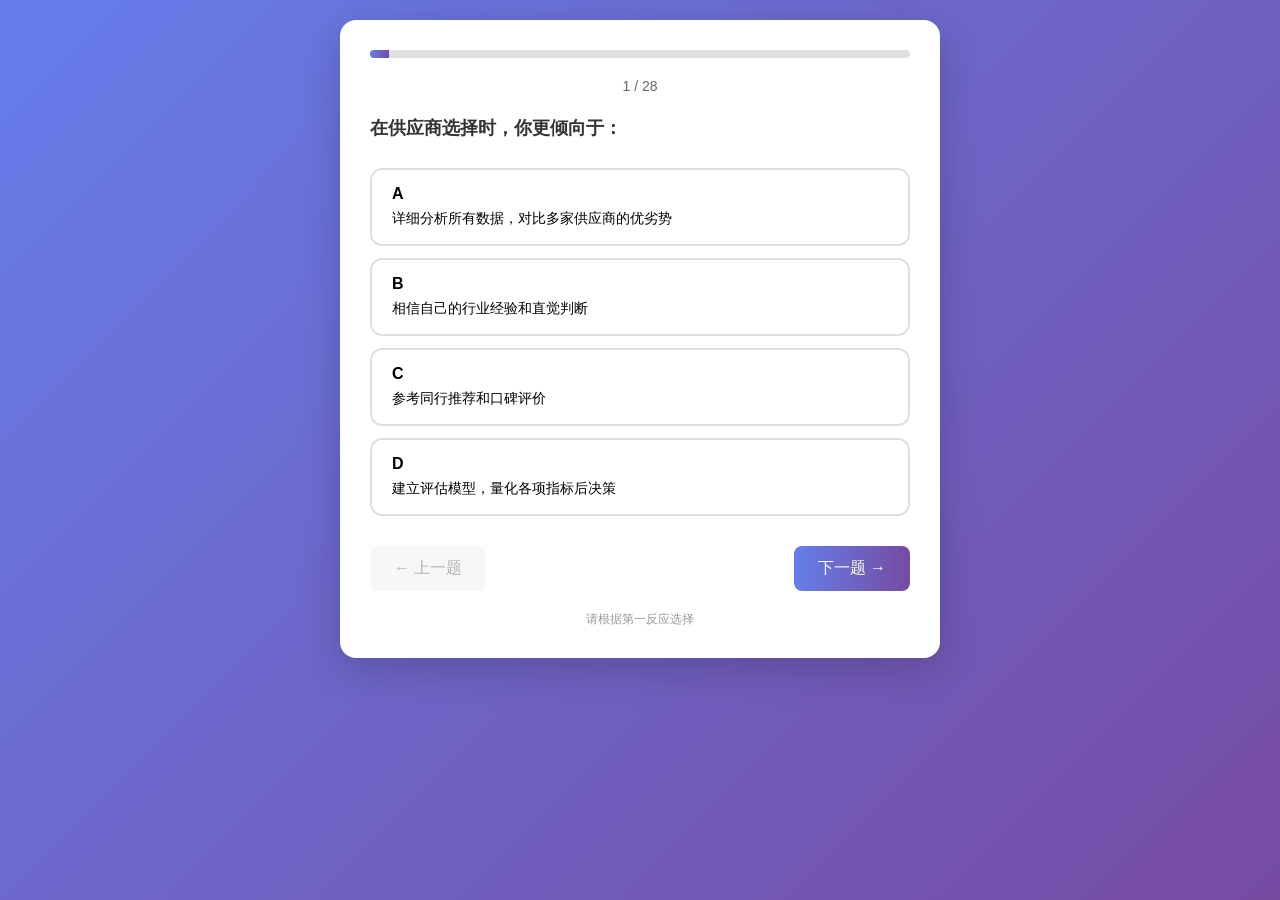
<file: result-simple.html>
<!DOCTYPE html>
<html lang="zh-CN">
<head>
    <meta charset="UTF-8">
    <meta name="viewport" content="width=device-width, initial-scale=1.0">
    <title>你的谈判风格 - 采购谈判风格测试</title>
    <style>
        * { margin: 0; padding: 0; box-sizing: border-box; }
        body { font-family: -apple-system, BlinkMacSystemFont, "Segoe UI", Roboto, sans-serif; background: linear-gradient(135deg, #667eea 0%, #764ba2 100%); min-height: 100vh; padding: 20px; }
        .container { max-width: 600px; margin: 0 auto; background: white; border-radius: 16px; padding: 30px; box-shadow: 0 10px 40px rgba(0,0,0,0.2); }
        .header { text-align: center; margin-bottom: 30px; }
        .animal { font-size: 80px; margin-bottom: 10px; }
        .code { font-size: 36px; font-weight: bold; color: #667eea; margin-bottom: 5px; }
        .name { font-size: 24px; font-weight: 600; color: #333; margin-bottom: 5px; }
        .role { font-size: 16px; color: #666; margin-bottom: 10px; }
        .stats { display: flex; justify-content: space-around; margin: 20px 0; }
        .stat { text-align: center; }
        .stat-value { font-size: 20px; font-weight: bold; color: #667eea; }
        .stat-label { font-size: 12px; color: #999; }
        .section { margin: 25px 0; padding: 20px; background: #f8f9ff; border-radius: 12px; }
        .section-title { font-size: 18px; font-weight: 600; color: #333; margin-bottom: 15px; display: flex; align-items: center; gap: 8px; }
        .item { margin: 12px 0; padding: 12px; background: white; border-radius: 8px; }
        .item-label { font-size: 14px; font-weight: 600; color: #667eea; margin-bottom: 5px; }
        .item-text { font-size: 14px; color: #666; line-height: 1.6; }
        .tags { display: flex; flex-wrap: wrap; gap: 8px; margin-top: 10px; }
        .tag { padding: 6px 12px; background: #667eea; color: white; border-radius: 20px; font-size: 12px; }
        .radar-container { width: 100%; height: 250px; margin: 20px 0; }
        .btn { display: block; width: 100%; padding: 15px; background: linear-gradient(90deg, #667eea, #764ba2); color: white; border: none; border-radius: 12px; font-size: 16px; font-weight: 600; cursor: pointer; margin-top: 20px; }
        .btn-secondary { background: #f0f0f0; color: #666; margin-top: 10px; }
    </style>
</head>
<body>
    <div class="container">
        <div class="header">
            <div class="animal" id="animal">🦉</div>
            <div class="code" id="code">ARCD</div>
            <div class="name" id="name">战略架构师</div>
            <div class="role" id="role">战略策划者</div>
            <div class="stats">
                <div class="stat">
                    <div class="stat-value" id="saving">15-25%</div>
                    <div class="stat-label">年省潜力</div>
                </div>
                <div class="stat">
                    <div class="stat-value" id="rarity">约 5%</div>
                    <div class="stat-label">稀有度</div>
                </div>
            </div>
        </div>

        <div class="section">
            <div class="section-title">📊 能力雷达图</div>
            <canvas id="radarChart" class="radar-container"></canvas>
        </div>

        <div class="section">
            <div class="section-title">🎯 谈判运势</div>
            <div class="item">
                <div class="item-label">本周建议</div>
                <div class="item-text" id="fortune"></div>
            </div>
        </div>

        <div class="section">
            <div class="section-title">💰 财运指数</div>
            <div class="item">
                <div class="item-label" id="money-label"></div>
                <div class="item-text" id="money"></div>
            </div>
        </div>

        <div class="section">
            <div class="section-title">❤️ 配对指数</div>
            <div class="item">
                <div class="item-label">最佳搭档</div>
                <div class="item-text" id="partner"></div>
            </div>
        </div>

        <div class="section">
            <div class="section-title">🏷️ 神秘标签</div>
            <div class="tags" id="tags"></div>
        </div>

        <div class="section">
            <div class="section-title">💼 职业建议</div>
            <div class="item">
                <div class="item-text" id="career"></div>
            </div>
        </div>

        <button class="btn" onclick="shareResult()">📤 分享我的结果</button>
        <button class="btn btn-secondary" onclick="retakeTest()">🔄 重新测试</button>
    </div>

    <script>
        // 16 种风格数据
        const styles = {
            ARCD: {animal:'🦉',name:'战略架构师',role:'战略策划者',saving:'15-25%',rarity:'约 5%',fortune:'本周宜制定长期战略，适合分析供应商成本结构，找出隐藏利润空间',money:'年省潜力 15-25%，擅长从数据中发现降本机会',partner:'ARTD(关系协调者)，你出战略他铺路，天作之合',tags:['人形审计仪','合同找茬专家','老板最放心的守门员'],career:'供应商准入审核、成本结构分析、战略采购规划'},
            ARCP: {animal:'🐬',name:'关系建筑师',role:'信任建立者',saving:'10-18%',rarity:'约 8%',fortune:'本周宜维护核心供应商关系，一次深度沟通胜过十次讨价还价',money:'年省潜力 10-18%，关系溢价是你的隐形武器',partner:'ARCD(战略架构师)，你维系关系他提供弹药',tags:['供应商知己','人情账户管理员','长期主义代言人'],career:'战略供应商管理、联合开发项目、长期协议谈判'},
            ARBD: {animal:'🐢',name:'谨慎守护者',role:'风险管控者',saving:'8-15%',rarity:'约 7%',fortune:'本周宜审查合同条款，细节里藏着魔鬼也藏着钱',money:'年省潜力 8-15%，避免一次大坑胜过十次小省',partner:'ATBD(果断执行者)，你踩刹车他踩油门',tags:['条款显微镜','最坏情况预演师','合规守门员'],career:'合同审核、风险评估、供应商资质认证'},
            ARBP: {animal:'🐑',name:'温和协调者',role:'共识促成者',saving:'5-12%',rarity:'约 10%',fortune:'本周宜寻找共同利益点，和气生财是真的',money:'年省潜力 5-12%，双赢比零和更可持续',partner:'ITBD(快速决策者)，你缓和气氛他推进进度',tags:['和事佬专业户','情绪稳定器','双赢设计师'],career:'跨部门协调、供应商纠纷调解、联合降本项目管理'},
            ATCD: {animal:'🐜',name:'效率优化师',role:'流程专家',saving:'12-20%',rarity:'约 12%',fortune:'本周宜优化采购流程，效率提升就是成本下降',money:'年省潜力 12-20%，标准化是你的印钞机',partner:'ARCP(关系建筑师)，你管流程他管人情',tags:['SOP 狂魔','效率计算器','流程改造师'],career:'采购流程优化、标准化建设、数字化系统实施'},
            ATCP: {animal:'🦎',name:'数据驱动者',role:'量化分析师',saving:'10-18%',rarity:'约 9%',fortune:'本周宜深挖历史数据，数字会告诉你该砍哪里',money:'年省潜力 10-18%，每一个小数点都是钱',partner:'IRBP(魅力影响者)，你出数据他出嘴',tags:['Excel 魔法师','KPI 猎人','仪表盘控'],career:'采购数据分析、支出分析、成本建模'},
            ATBD: {animal:'🦅',name:'果断执行者',role:'结果导向者',saving:'15-22%',rarity:'约 8%',fortune:'本周宜速战速决，犹豫就会败北',money:'年省潜力 15-22%，时间就是金钱在你身上是真的',partner:'ARBD(谨慎守护者)，你冲锋他断后',tags:['deadline 杀手','说一不二','目标粉碎机'],career:'紧急采购项目、竞标谈判、价格战应对'},
            ATBP: {animal:'🐴',name:'团队推动者',role:'项目管理者',saving:'10-16%',rarity:'约 11%',fortune:'本周宜召开供应商大会，集体力量大于个人',money:'年省潜力 10-16%，团队作战能谈下更大折扣',partner:'ARCD(战略架构师)，你带团队他定方向',tags:['进度条管家','会议组织者','任务分配大师'],career:'采购项目统筹、跨部门协作、供应商大会组织'},
            IRCD: {animal:'🦊',name:'创新探索者',role:'变革推动者',saving:'12-20%',rarity:'约 6%',fortune:'本周宜尝试新供应商，老树不一定开新花',money:'年省潜力 12-20%，创新是最大降本空间',partner:'ATCD(效率优化师)，你创新他落地',tags:['破局者','新物种猎手','传统挑战者'],career:'新供应商开发、替代方案研究、创新采购模式'},
            IRCP: {animal:'🐕',name:'社交联结者',role:'人脉拓展者',saving:'8-15%',rarity:'约 10%',fortune:'本周宜参加行业聚会，饭局上能听到真话',money:'年省潜力 8-15%，人脉就是你的情报网',partner:'ATCP(数据驱动者)，你搞关系他验证',tags:['行业百事通','饭局之王','消息灵通人士'],career:'供应商关系拓展、行业资源整合、信息收集分析'},
            IRBD: {animal:'🦁',name:'风险投资者',role:'机会赌手',saving:'15-30%',rarity:'约 4%',fortune:'本周宜押注新供应商，富贵险中求',money:'年省潜力 15-30%，敢赌才能赢大的',partner:'ARBD(谨慎守护者)，你冒险他风控',tags:['赌桌高手','all in 先生','要么赢要么输'],career:'战略投资型采购、新市场开拓、颠覆性供应商引入'},
            IRBP: {animal:'🦜',name:'魅力影响者',role:'说服艺术家',saving:'10-18%',rarity:'约 7%',fortune:'本周宜面对面谈判，你的气场能压价',money:'年省潜力 10-18%，会说话就是会赚钱',partner:'ATCP(数据驱动者)，你输出他背书',tags:['谈判桌明星','嘴炮王者','气场两米八'],career:'核心谈判代表、高层对接、关键合同签署'},
            ITCD: {animal:'🦈',name:'市场洞察者',role:'趋势分析师',saving:'12-22%',rarity:'约 6%',fortune:'本周宜研究市场趋势，风口来了猪都能飞',money:'年省潜力 12-22%，预判正确能省大钱',partner:'ARCP(关系建筑师)，你看趋势他稳关系',tags:['行情预言家','周期把握者','抄底高手'],career:'市场价格预测、大宗商品采购、战略储备决策'},
            ITCP: {animal:'🐆',name:'机会捕捉者',role:'敏捷反应者',saving:'10-20%',rarity:'约 7%',fortune:'本周宜关注突发机会，手慢无是真的',money:'年省潜力 10-20%，机会窗口转瞬即逝',partner:'ARCD(战略架构师)，你抓机会他把方向',tags:['机会雷达','闪电侠','捡漏王'],career:'临时采购需求、市场波动应对、紧急议价'},
            ITBD: {animal:'🐲',name:'快速决策者',role:'直觉行动派',saving:'12-18%',rarity:'约 5%',fortune:'本周宜相信第一直觉，想太多会错过',money:'年省潜力 12-18%，果断比完美更重要',partner:'ARBP(温和协调者)，你决策他善后',tags:['拍板侠','不纠结星人','先干再说'],career:'快速采购项目、应急响应、临时决策'},
            ITBP: {animal:'🐙',name:'灵活适应者',role:'变通专家',saving:'8-15%',rarity:'约 9%',fortune:'本周宜随机应变，计划赶不上变化',money:'年省潜力 8-15%，灵活就是省钱',partner:'ATCD(效率优化师)，你变通他稳定',tags:['墙头草高手','见招拆招','没有固定套路'],career:'多变环境采购、多供应商管理、应急方案制定'}
        };

        // 获取结果
        const code = localStorage.getItem('testResult');
        const scores = JSON.parse(localStorage.getItem('testScores') || '{}');
        
        if (!code || !styles[code]) {
            alert('没有找到测试结果，请重新测试');
            window.location.href = 'test-simple.html';
        } else {
            const style = styles[code];
            
            // 填充数据
            document.getElementById('animal').textContent = style.animal;
            document.getElementById('code').textContent = code;
            document.getElementById('name').textContent = style.name;
            document.getElementById('role').textContent = style.role;
            document.getElementById('saving').textContent = style.saving;
            document.getElementById('rarity').textContent = style.rarity;
            document.getElementById('fortune').textContent = style.fortune;
            document.getElementById('money-label').textContent = '年省潜力 ' + style.saving;
            document.getElementById('money').textContent = style.money;
            document.getElementById('partner').textContent = style.partner;
            document.getElementById('career').textContent = style.career;
            
            // 填充标签
            const tagsContainer = document.getElementById('tags');
            style.tags.forEach(tag => {
                const span = document.createElement('span');
                span.className = 'tag';
                span.textContent = tag;
                tagsContainer.appendChild(span);
            });
            
            // 绘制雷达图
            drawRadar(scores);
        }

        // 绘制雷达图
        function drawRadar(scores) {
            const canvas = document.getElementById('radarChart');
            const ctx = canvas.getContext('2d');
            canvas.width = canvas.offsetWidth * 2;
            canvas.height = canvas.offsetHeight * 2;
            ctx.scale(2, 2);
            
            const width = canvas.offsetWidth;
            const height = canvas.offsetHeight;
            const centerX = width / 2;
            const centerY = height / 2;
            const radius = Math.min(width, height) / 2 - 20;
            
            // 计算各维度百分比
            const dims = {
                '分析': scores.A || 0,
                '直觉': scores.I || 0,
                '关系': scores.R || 0,
                '任务': scores.T || 0,
                '谨慎': scores.C || 0,
                '大胆': scores.B || 0,
                '直接': scores.D || 0,
                '说服': scores.P || 0
            };
            
            // 绘制背景网格
            ctx.strokeStyle = '#e0e0e0';
            ctx.lineWidth = 1;
            for (let i = 1; i <= 4; i++) {
                const r = radius * i / 4;
                ctx.beginPath();
                ctx.arc(centerX, centerY, r, 0, Math.PI * 2);
                ctx.stroke();
            }
            
            // 绘制维度线
            const labels = ['分析', '关系', '谨慎', '直接', '直觉', '任务', '大胆', '说服'];
            const angles = [-Math.PI/2, -Math.PI/4, 0, Math.PI/4, Math.PI/2, Math.PI*3/4, Math.PI, Math.PI*5/4];
            
            labels.forEach((label, i) => {
                const angle = angles[i];
                const x = centerX + Math.cos(angle) * radius;
                const y = centerY + Math.sin(angle) * radius;
                ctx.beginPath();
                ctx.moveTo(centerX, centerY);
                ctx.lineTo(x, y);
                ctx.strokeStyle = '#e0e0e0';
                ctx.stroke();
                
                // 标签
                ctx.fillStyle = '#666';
                ctx.font = '12px sans-serif';
                ctx.textAlign = 'center';
                ctx.textBaseline = 'middle';
                const lx = centerX + Math.cos(angle) * (radius + 20);
                const ly = centerY + Math.sin(angle) * (radius + 20);
                ctx.fillText(label, lx, ly);
            });
            
            // 绘制数据多边形
            const values = [dims['分析']/7, dims['关系']/7, dims['谨慎']/7, dims['直接']/7, dims['直觉']/7, dims['任务']/7, dims['大胆']/7, dims['说服']/7];
            
            ctx.beginPath();
            values.forEach((val, i) => {
                const angle = angles[i];
                const r = radius * val;
                const x = centerX + Math.cos(angle) * r;
                const y = centerY + Math.sin(angle) * r;
                if (i === 0) ctx.moveTo(x, y);
                else ctx.lineTo(x, y);
            });
            ctx.closePath();
            ctx.fillStyle = 'rgba(102, 126, 234, 0.3)';
            ctx.fill();
            ctx.strokeStyle = '#667eea';
            ctx.lineWidth = 2;
            ctx.stroke();
        }

        // 分享结果
        function shareResult() {
            const code = document.getElementById('code').textContent;
            const name = document.getElementById('name').textContent;
            const animal = document.getElementById('animal').textContent;
            const text = `我是${animal}${name}（${code}），年省潜力${document.getElementById('saving').textContent}！测测你是什么谈判风格？`;
            
            if (navigator.share) {
                navigator.share({title:'我的谈判风格',text:text,url:window.location.href});
            } else {
                navigator.clipboard.writeText(text + ' ' + window.location.href);
                alert('已复制到剪贴板！');
            }
        }

        // 重新测试
        function retakeTest() {
            localStorage.removeItem('testResult');
            localStorage.removeItem('testScores');
            window.location.href = 'test-simple.html';
        }
    </script>
</body>
</html>
</file>
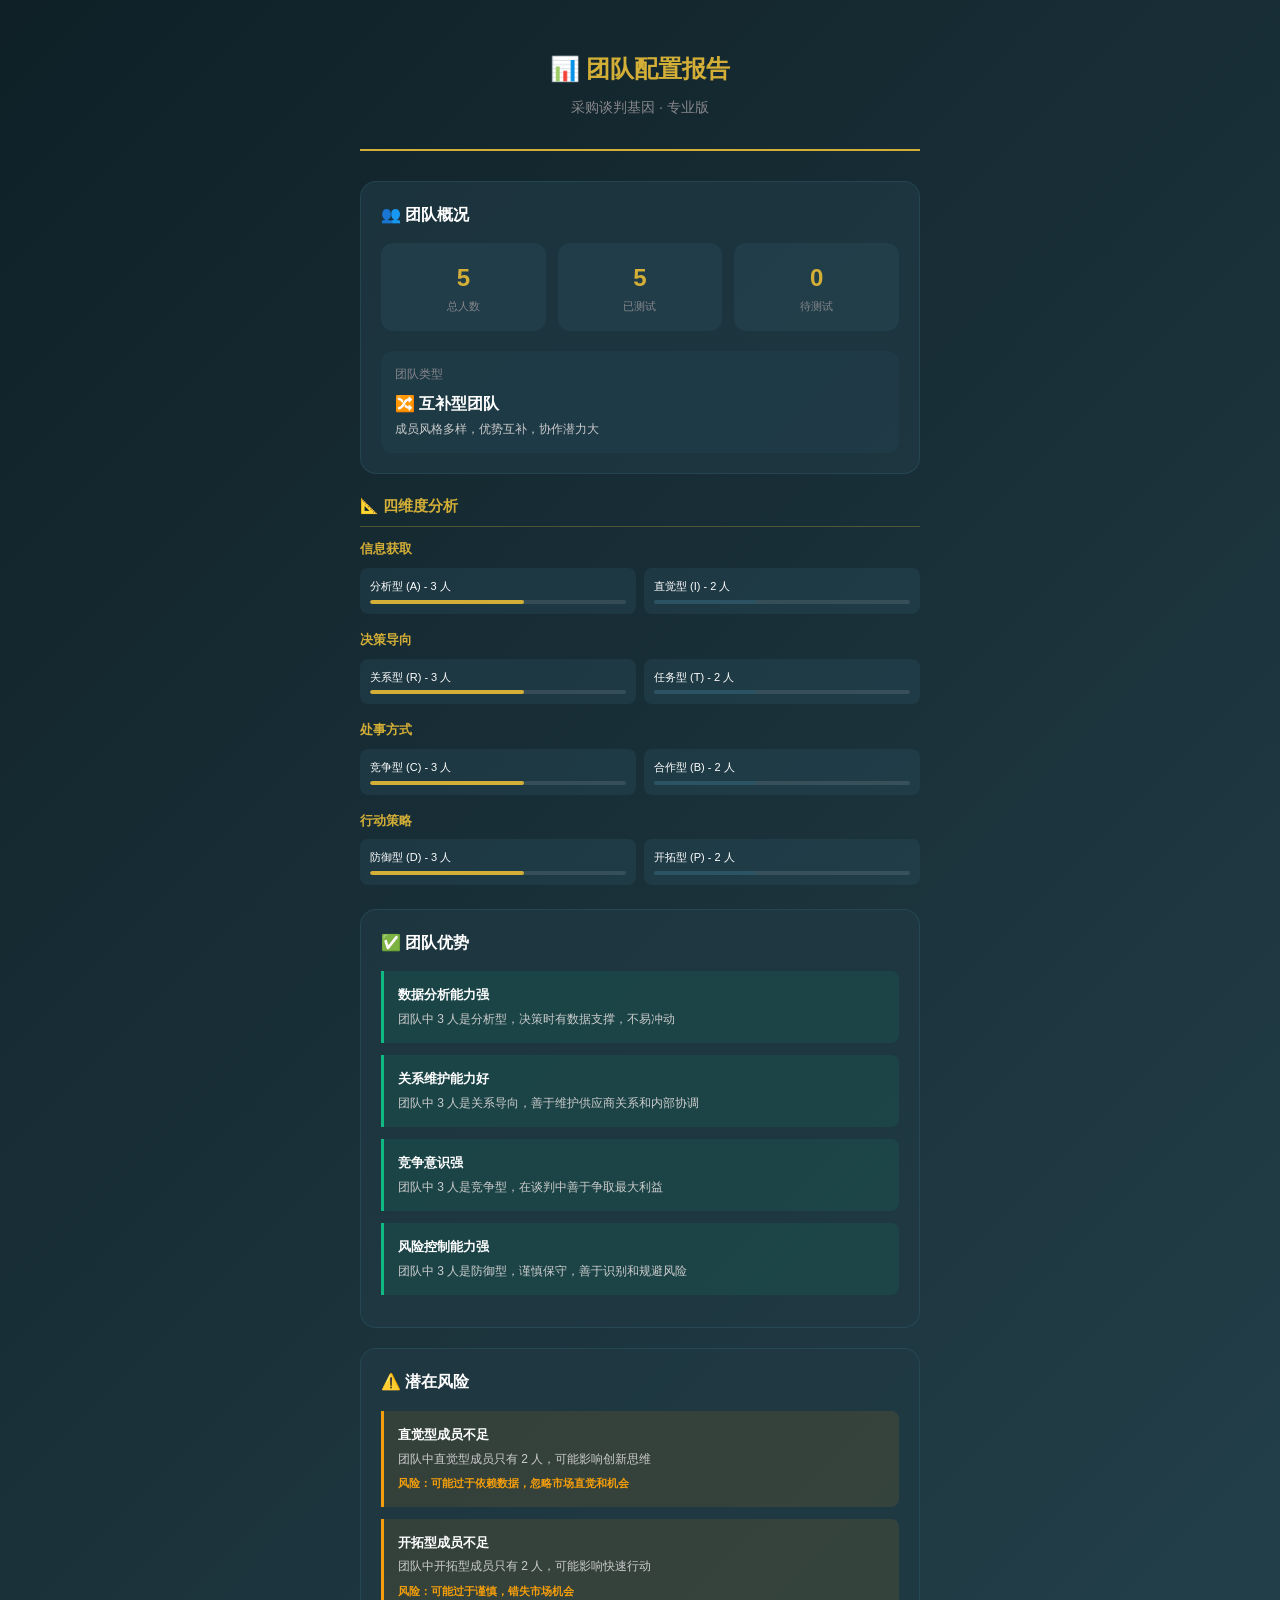
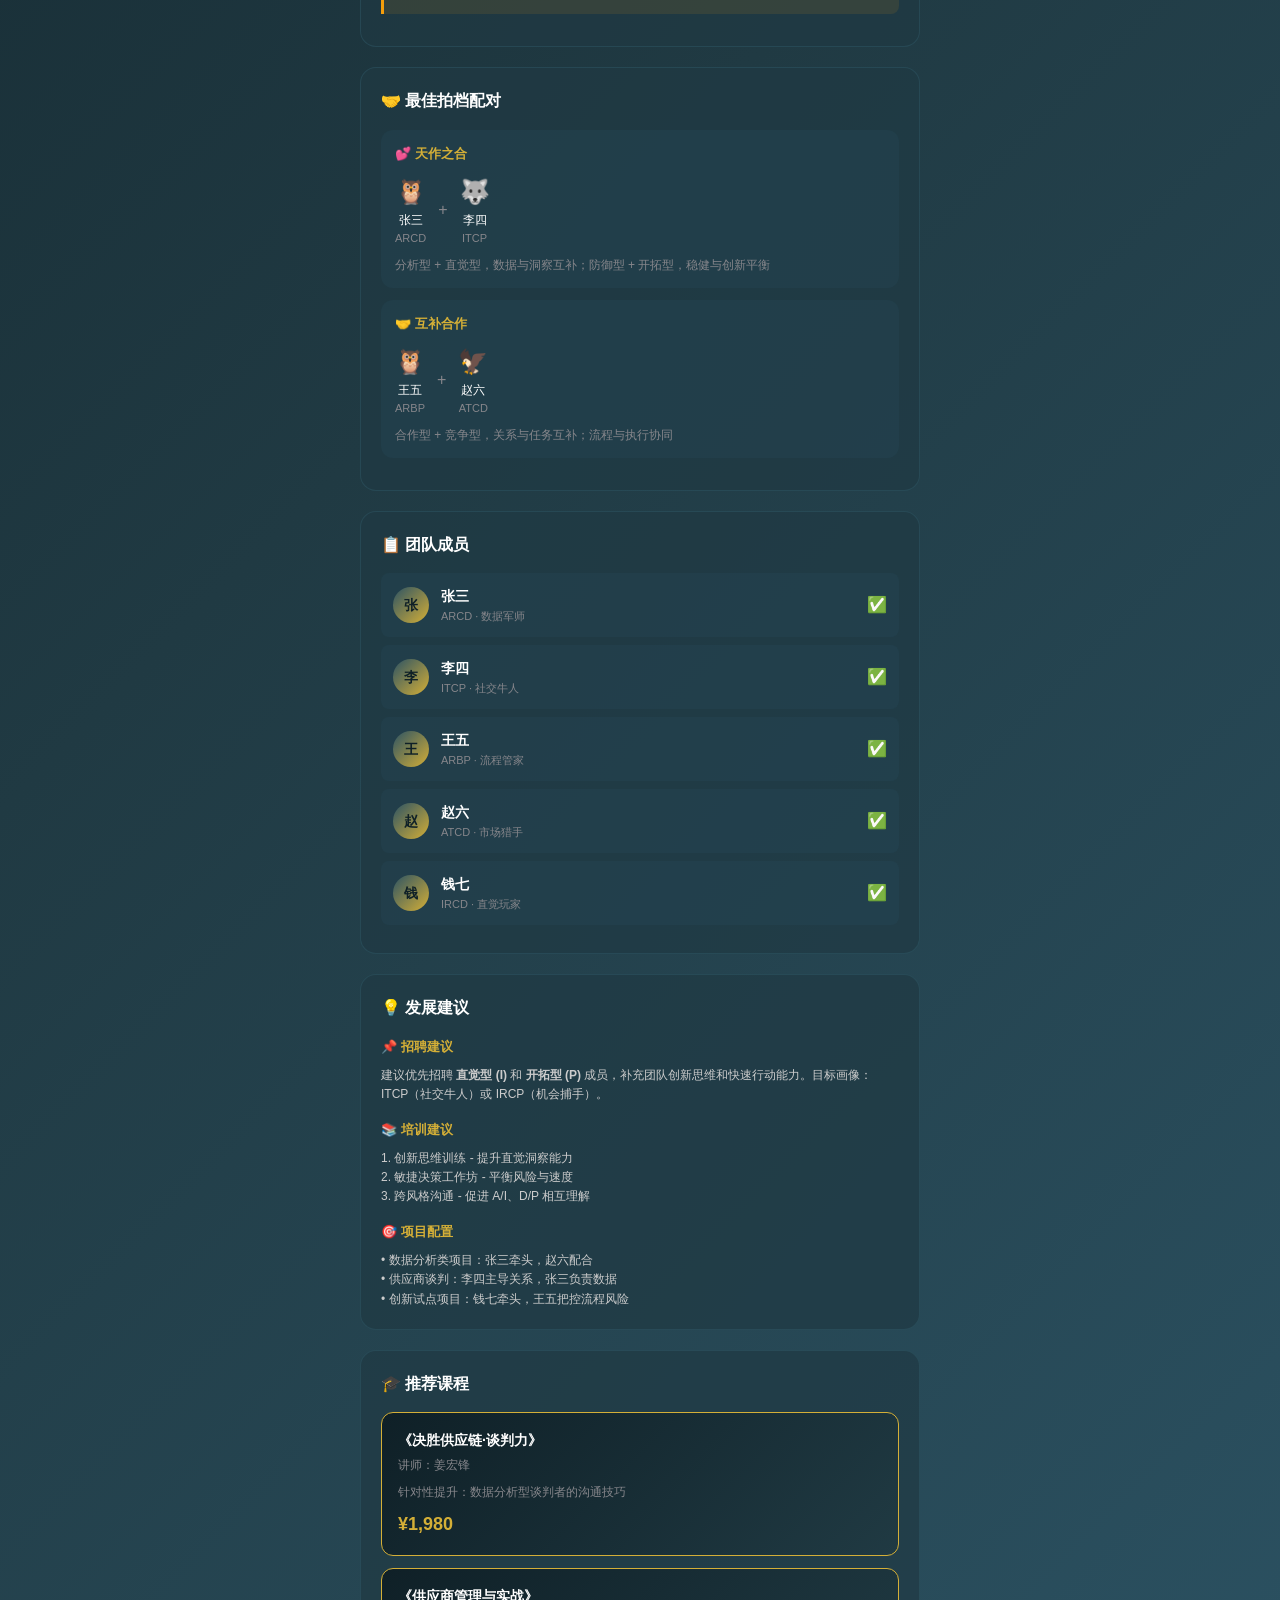
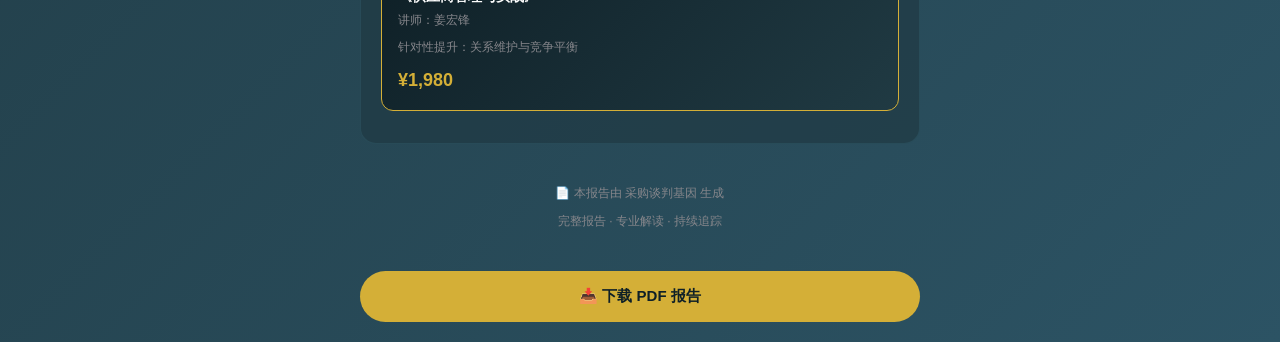
<file: team-report-full.html>
<!DOCTYPE html>
<html>
<head>
<meta charset="UTF-8">
<meta name="viewport" content="width=device-width, initial-scale=1.0">
<title>团队配置报告 - 采购谈判基因</title>
<style>
*{margin:0;padding:0;box-sizing:border-box}
body{background:linear-gradient(135deg,#0f2027,#203a43,#2c5364);color:#fff;font-family:-apple-system,sans-serif;padding:20px;max-width:600px;margin:0 auto;line-height:1.6}
.header{text-align:center;padding:30px 0;border-bottom:2px solid #d4af37;margin-bottom:30px}
.title{font-size:24px;font-weight:800;color:#d4af37;margin-bottom:8px}
.subtitle{font-size:14px;color:#86868b}
.card{background:rgba(32,58,67,0.7);border-radius:16px;padding:20px;margin-bottom:20px;border:1px solid rgba(58,106,122,0.3)}
.card-title{font-size:16px;font-weight:700;color:#fff;margin-bottom:16px;display:flex;align-items:center;gap:8px}
.stats{display:grid;grid-template-columns:repeat(3,1fr);gap:12px;margin-bottom:20px}
.stat{background:rgba(44,83,100,0.3);padding:16px;border-radius:12px;text-align:center}
.stat-num{font-size:24px;font-weight:800;color:#d4af37}
.stat-label{font-size:11px;color:#86868b}
.section{margin-bottom:24px}
.section-title{font-size:15px;font-weight:700;color:#d4af37;margin-bottom:12px;padding-bottom:8px;border-bottom:1px solid rgba(212,175,55,0.3)}
.advantage{background:rgba(16,185,129,0.1);border-left:3px solid #10b981;padding:14px;margin-bottom:12px;border-radius:0 8px 8px 0}
.advantage-title{font-size:13px;font-weight:600;color:#fff;margin-bottom:4px}
.advantage-desc{font-size:12px;color:#cccccc}
.risk{background:rgba(245,158,11,0.1);border-left:3px solid #f59e0b;padding:14px;margin-bottom:12px;border-radius:0 8px 8px 0}
.risk-title{font-size:13px;font-weight:600;color:#fff;margin-bottom:4px}
.risk-desc{font-size:12px;color:#cccccc}
.risk-alert{font-size:11px;color:#f59e0b;margin-top:6px;font-weight:600}
.dimension{margin-bottom:16px}
.dimension-name{font-size:13px;font-weight:600;color:#d4af37;margin-bottom:8px}
.dimension-bars{display:grid;grid-template-columns:1fr 1fr;gap:8px}
.bar-item{background:rgba(44,83,100,0.3);padding:10px;border-radius:8px}
.bar-label{font-size:11px;color:#fff;margin-bottom:4px}
.bar-bg{height:4px;background:rgba(255,255,255,0.1);border-radius:2px;overflow:hidden}
.bar-fill{height:100%;background:#2c5364;border-radius:2px}
.bar-fill.majority{background:#d4af37}
.member{display:flex;align-items:center;padding:12px;background:rgba(44,83,100,0.2);border-radius:8px;margin-bottom:8px}
.avatar{width:36px;height:36px;border-radius:50%;background:linear-gradient(135deg,#2c5364,#d4af37);display:flex;align-items:center;justify-content:center;font-size:14px;font-weight:700;color:#0f2027;margin-right:12px}
.pair{background:rgba(44,83,100,0.2);padding:14px;border-radius:12px;margin-bottom:12px}
.pair-title{font-size:13px;font-weight:600;color:#d4af37;margin-bottom:8px}
.pair-members{display:flex;align-items:center;gap:12px;margin-bottom:8px}
.pair-reason{font-size:12px;color:#86868b;line-height:1.5}
.course{background:linear-gradient(135deg,#0f2027,#203a43);padding:16px;border-radius:12px;margin-bottom:12px;border:1px solid #d4af37}
.course-name{font-size:14px;font-weight:700;color:#fff;margin-bottom:4px}
.course-teacher{font-size:12px;color:#86868b;margin-bottom:8px}
.course-price{font-size:18px;font-weight:800;color:#d4af37}
.btn{width:100%;background:#d4af37;color:#0f2027;border:none;padding:16px;border-radius:980px;font-size:15px;font-weight:700;cursor:pointer;margin-top:20px}
.tag{display:inline-block;background:rgba(212,175,55,0.2);color:#d4af37;padding:4px 12px;border-radius:980px;font-size:11px;margin-right:6px;margin-bottom:6px}
</style>
</head>
<body>
<div class="header">
<div class="title">📊 团队配置报告</div>
<div class="subtitle">采购谈判基因 · 专业版</div>
</div>

<div class="card">
<div class="card-title">👥 团队概况</div>
<div class="stats">
<div class="stat"><div class="stat-num">5</div><div class="stat-label">总人数</div></div>
<div class="stat"><div class="stat-num">5</div><div class="stat-label">已测试</div></div>
<div class="stat"><div class="stat-num">0</div><div class="stat-label">待测试</div></div>
</div>
<div style="background:rgba(44,83,100,0.2);padding:14px;border-radius:12px;">
<div style="font-size:12px;color:#86868b;margin-bottom:6px;">团队类型</div>
<div style="font-size:16px;font-weight:700;color:#fff;">🔀 互补型团队</div>
<div style="font-size:12px;color:#cccccc;margin-top:4px;">成员风格多样，优势互补，协作潜力大</div>
</div>
</div>

<div class="section">
<div class="section-title">📐 四维度分析</div>

<div class="dimension">
<div class="dimension-name">信息获取</div>
<div class="dimension-bars">
<div class="bar-item"><div class="bar-label">分析型 (A) - 3 人</div><div class="bar-bg"><div class="bar-fill majority" style="width:60%"></div></div></div>
<div class="bar-item"><div class="bar-label">直觉型 (I) - 2 人</div><div class="bar-bg"><div class="bar-fill" style="width:40%"></div></div></div>
</div>
</div>

<div class="dimension">
<div class="dimension-name">决策导向</div>
<div class="dimension-bars">
<div class="bar-item"><div class="bar-label">关系型 (R) - 3 人</div><div class="bar-bg"><div class="bar-fill majority" style="width:60%"></div></div></div>
<div class="bar-item"><div class="bar-label">任务型 (T) - 2 人</div><div class="bar-bg"><div class="bar-fill" style="width:40%"></div></div></div>
</div>
</div>

<div class="dimension">
<div class="dimension-name">处事方式</div>
<div class="dimension-bars">
<div class="bar-item"><div class="bar-label">竞争型 (C) - 3 人</div><div class="bar-bg"><div class="bar-fill majority" style="width:60%"></div></div></div>
<div class="bar-item"><div class="bar-label">合作型 (B) - 2 人</div><div class="bar-bg"><div class="bar-fill" style="width:40%"></div></div></div>
</div>
</div>

<div class="dimension">
<div class="dimension-name">行动策略</div>
<div class="dimension-bars">
<div class="bar-item"><div class="bar-label">防御型 (D) - 3 人</div><div class="bar-bg"><div class="bar-fill majority" style="width:60%"></div></div></div>
<div class="bar-item"><div class="bar-label">开拓型 (P) - 2 人</div><div class="bar-bg"><div class="bar-fill" style="width:40%"></div></div></div>
</div>
</div>
</div>

<div class="card">
<div class="card-title">✅ 团队优势</div>
<div class="advantage"><div class="advantage-title">数据分析能力强</div><div class="advantage-desc">团队中 3 人是分析型，决策时有数据支撑，不易冲动</div></div>
<div class="advantage"><div class="advantage-title">关系维护能力好</div><div class="advantage-desc">团队中 3 人是关系导向，善于维护供应商关系和内部协调</div></div>
<div class="advantage"><div class="advantage-title">竞争意识强</div><div class="advantage-desc">团队中 3 人是竞争型，在谈判中善于争取最大利益</div></div>
<div class="advantage"><div class="advantage-title">风险控制能力强</div><div class="advantage-desc">团队中 3 人是防御型，谨慎保守，善于识别和规避风险</div></div>
</div>

<div class="card">
<div class="card-title">⚠️ 潜在风险</div>
<div class="risk"><div class="risk-title">直觉型成员不足</div><div class="risk-desc">团队中直觉型成员只有 2 人，可能影响创新思维</div><div class="risk-alert">风险：可能过于依赖数据，忽略市场直觉和机会</div></div>
<div class="risk"><div class="risk-title">开拓型成员不足</div><div class="risk-desc">团队中开拓型成员只有 2 人，可能影响快速行动</div><div class="risk-alert">风险：可能过于谨慎，错失市场机会</div></div>
</div>

<div class="card">
<div class="card-title">🤝 最佳拍档配对</div>
<div class="pair">
<div class="pair-title">💕 天作之合</div>
<div class="pair-members">
<div style="text-align:center;"><div style="font-size:24px;">🦉</div><div style="font-size:12px;color:#fff;">张三</div><div style="font-size:11px;color:#86868b;">ARCD</div></div>
<div style="color:#86868b;">+</div>
<div style="text-align:center;"><div style="font-size:24px;">🐺</div><div style="font-size:12px;color:#fff;">李四</div><div style="font-size:11px;color:#86868b;">ITCP</div></div>
</div>
<div class="pair-reason">分析型 + 直觉型，数据与洞察互补；防御型 + 开拓型，稳健与创新平衡</div>
</div>
<div class="pair">
<div class="pair-title">🤝 互补合作</div>
<div class="pair-members">
<div style="text-align:center;"><div style="font-size:24px;">🦉</div><div style="font-size:12px;color:#fff;">王五</div><div style="font-size:11px;color:#86868b;">ARBP</div></div>
<div style="color:#86868b;">+</div>
<div style="text-align:center;"><div style="font-size:24px;">🦅</div><div style="font-size:12px;color:#fff;">赵六</div><div style="font-size:11px;color:#86868b;">ATCD</div></div>
</div>
<div class="pair-reason">合作型 + 竞争型，关系与任务互补；流程与执行协同</div>
</div>
</div>

<div class="card">
<div class="card-title">📋 团队成员</div>
<div class="member"><div class="avatar">张</div><div style="flex:1;"><div style="font-size:14px;font-weight:600;color:#fff;">张三</div><div style="font-size:11px;color:#86868b;">ARCD · 数据军师</div></div><div style="color:#10b981;">✅</div></div>
<div class="member"><div class="avatar">李</div><div style="flex:1;"><div style="font-size:14px;font-weight:600;color:#fff;">李四</div><div style="font-size:11px;color:#86868b;">ITCP · 社交牛人</div></div><div style="color:#10b981;">✅</div></div>
<div class="member"><div class="avatar">王</div><div style="flex:1;"><div style="font-size:14px;font-weight:600;color:#fff;">王五</div><div style="font-size:11px;color:#86868b;">ARBP · 流程管家</div></div><div style="color:#10b981;">✅</div></div>
<div class="member"><div class="avatar">赵</div><div style="flex:1;"><div style="font-size:14px;font-weight:600;color:#fff;">赵六</div><div style="font-size:11px;color:#86868b;">ATCD · 市场猎手</div></div><div style="color:#10b981;">✅</div></div>
<div class="member"><div class="avatar">钱</div><div style="flex:1;"><div style="font-size:14px;font-weight:600;color:#fff;">钱七</div><div style="font-size:11px;color:#86868b;">IRCD · 直觉玩家</div></div><div style="color:#10b981;">✅</div></div>
</div>

<div class="card">
<div class="card-title">💡 发展建议</div>
<div style="margin-bottom:16px;">
<div style="font-size:13px;font-weight:600;color:#d4af37;margin-bottom:8px;">📌 招聘建议</div>
<div style="font-size:12px;color:#cccccc;line-height:1.6;">建议优先招聘 <strong>直觉型 (I)</strong> 和 <strong>开拓型 (P)</strong> 成员，补充团队创新思维和快速行动能力。目标画像：ITCP（社交牛人）或 IRCP（机会捕手）。</div>
</div>
<div style="margin-bottom:16px;">
<div style="font-size:13px;font-weight:600;color:#d4af37;margin-bottom:8px;">📚 培训建议</div>
<div style="font-size:12px;color:#cccccc;line-height:1.6;">1. 创新思维训练 - 提升直觉洞察能力<br>2. 敏捷决策工作坊 - 平衡风险与速度<br>3. 跨风格沟通 - 促进 A/I、D/P 相互理解</div>
</div>
<div>
<div style="font-size:13px;font-weight:600;color:#d4af37;margin-bottom:8px;">🎯 项目配置</div>
<div style="font-size:12px;color:#cccccc;line-height:1.6;">• 数据分析类项目：张三牵头，赵六配合<br>• 供应商谈判：李四主导关系，张三负责数据<br>• 创新试点项目：钱七牵头，王五把控流程风险</div>
</div>
</div>

<div class="card">
<div class="card-title">🎓 推荐课程</div>
<div class="course">
<div class="course-name">《决胜供应链·谈判力》</div>
<div class="course-teacher">讲师：姜宏锋</div>
<div style="font-size:12px;color:#86868b;margin-bottom:8px;">针对性提升：数据分析型谈判者的沟通技巧</div>
<div class="course-price">¥1,980</div>
</div>
<div class="course">
<div class="course-name">《供应商管理与实战》</div>
<div class="course-teacher">讲师：姜宏锋</div>
<div style="font-size:12px;color:#86868b;margin-bottom:8px;">针对性提升：关系维护与竞争平衡</div>
<div class="course-price">¥1,980</div>
</div>
</div>

<div style="text-align:center;padding:20px;color:#86868b;font-size:12px;">
<div style="margin-bottom:8px;">📄 本报告由 采购谈判基因 生成</div>
<div>完整报告 · 专业解读 · 持续追踪</div>
</div>

<button class="btn" onclick="alert('🎉 感谢使用！\n\nPDF 下载功能开发中...\n\n报告已保存到本地，可随时查看。')">📥 下载 PDF 报告</button>
</body>
</html>
</file>
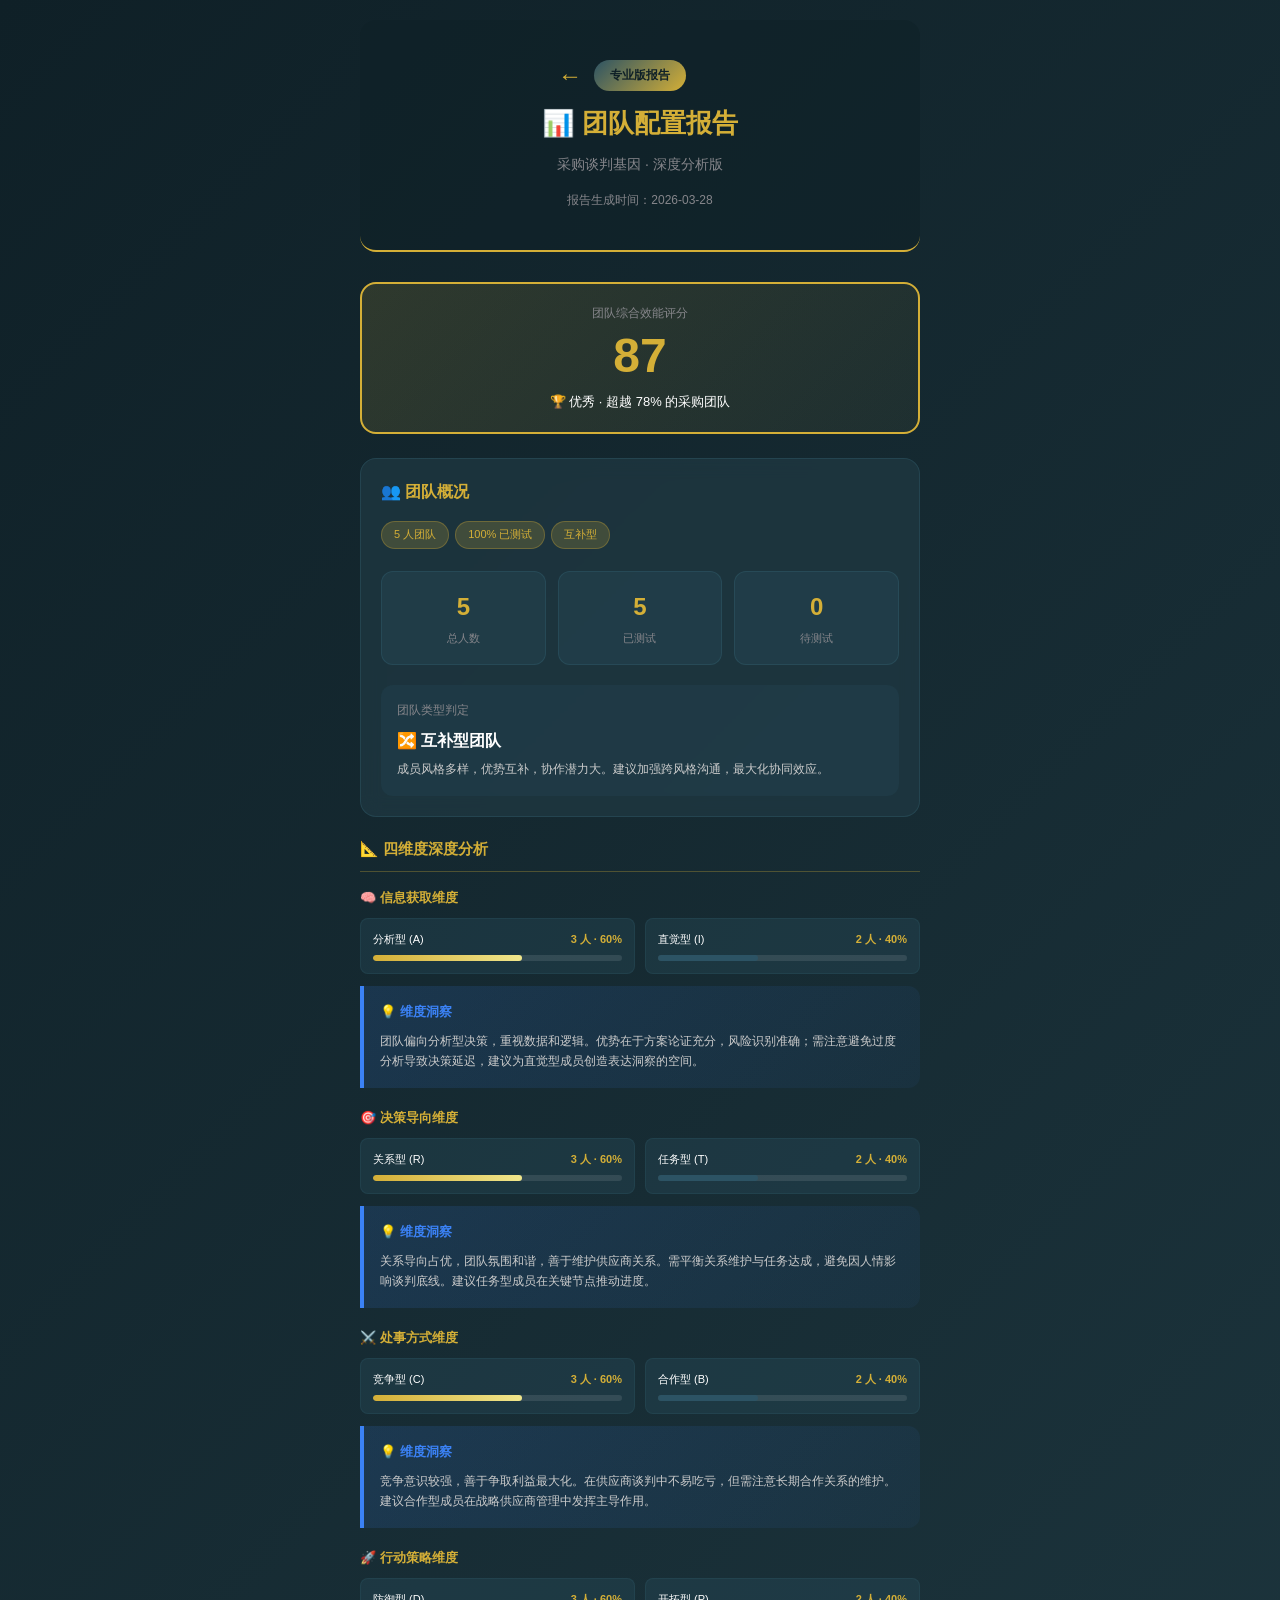
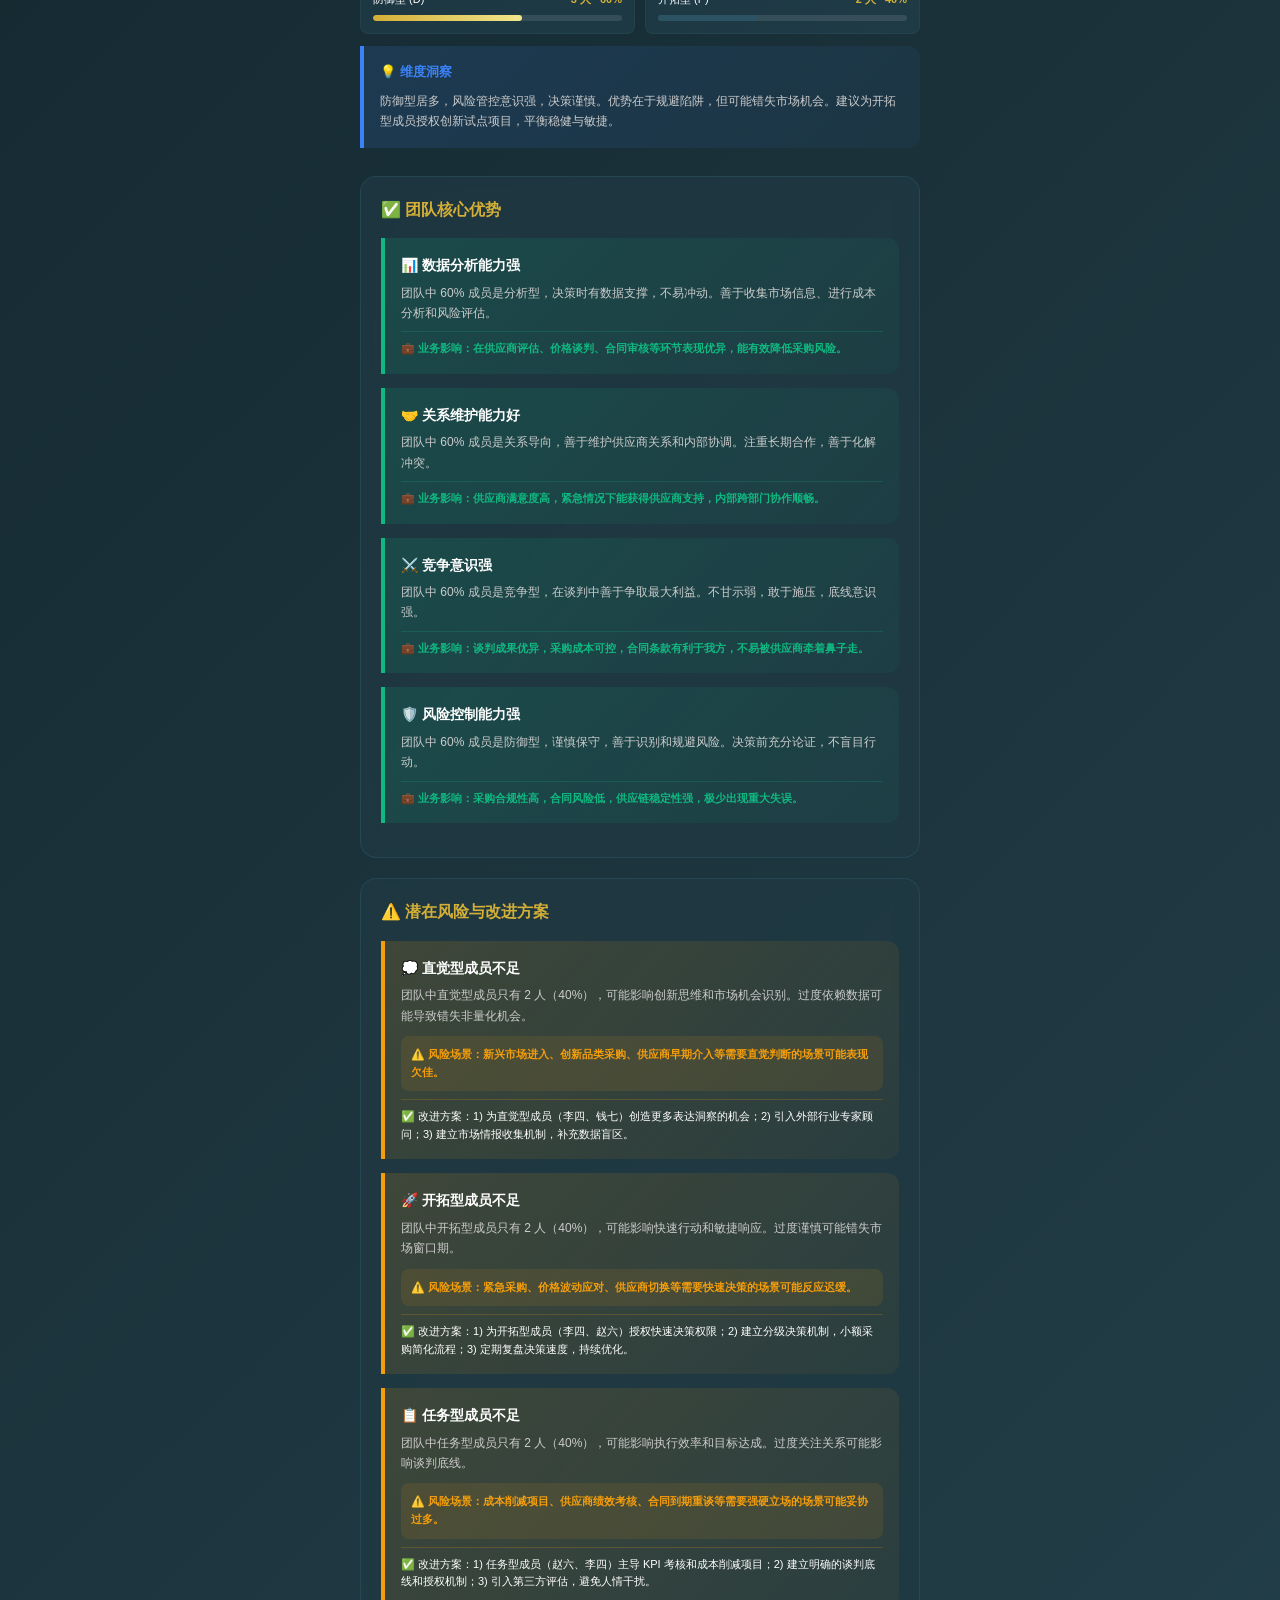
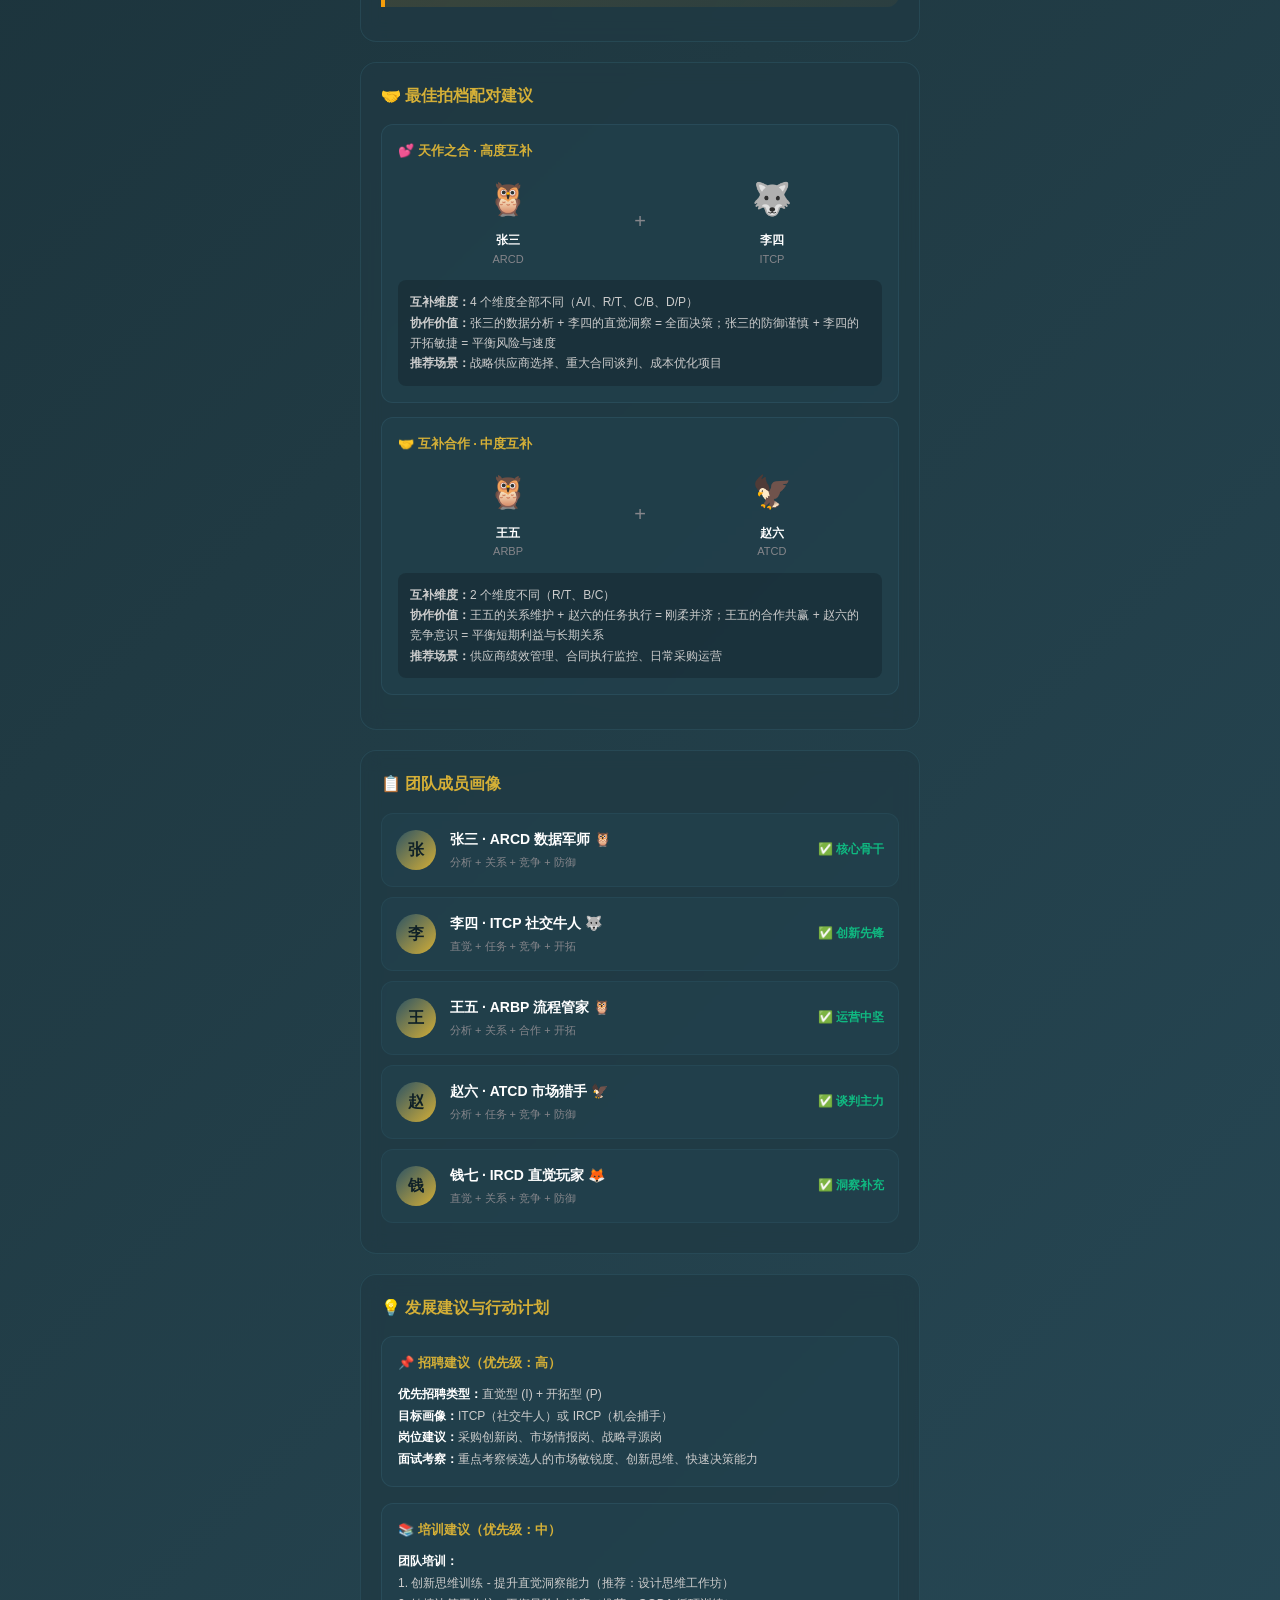
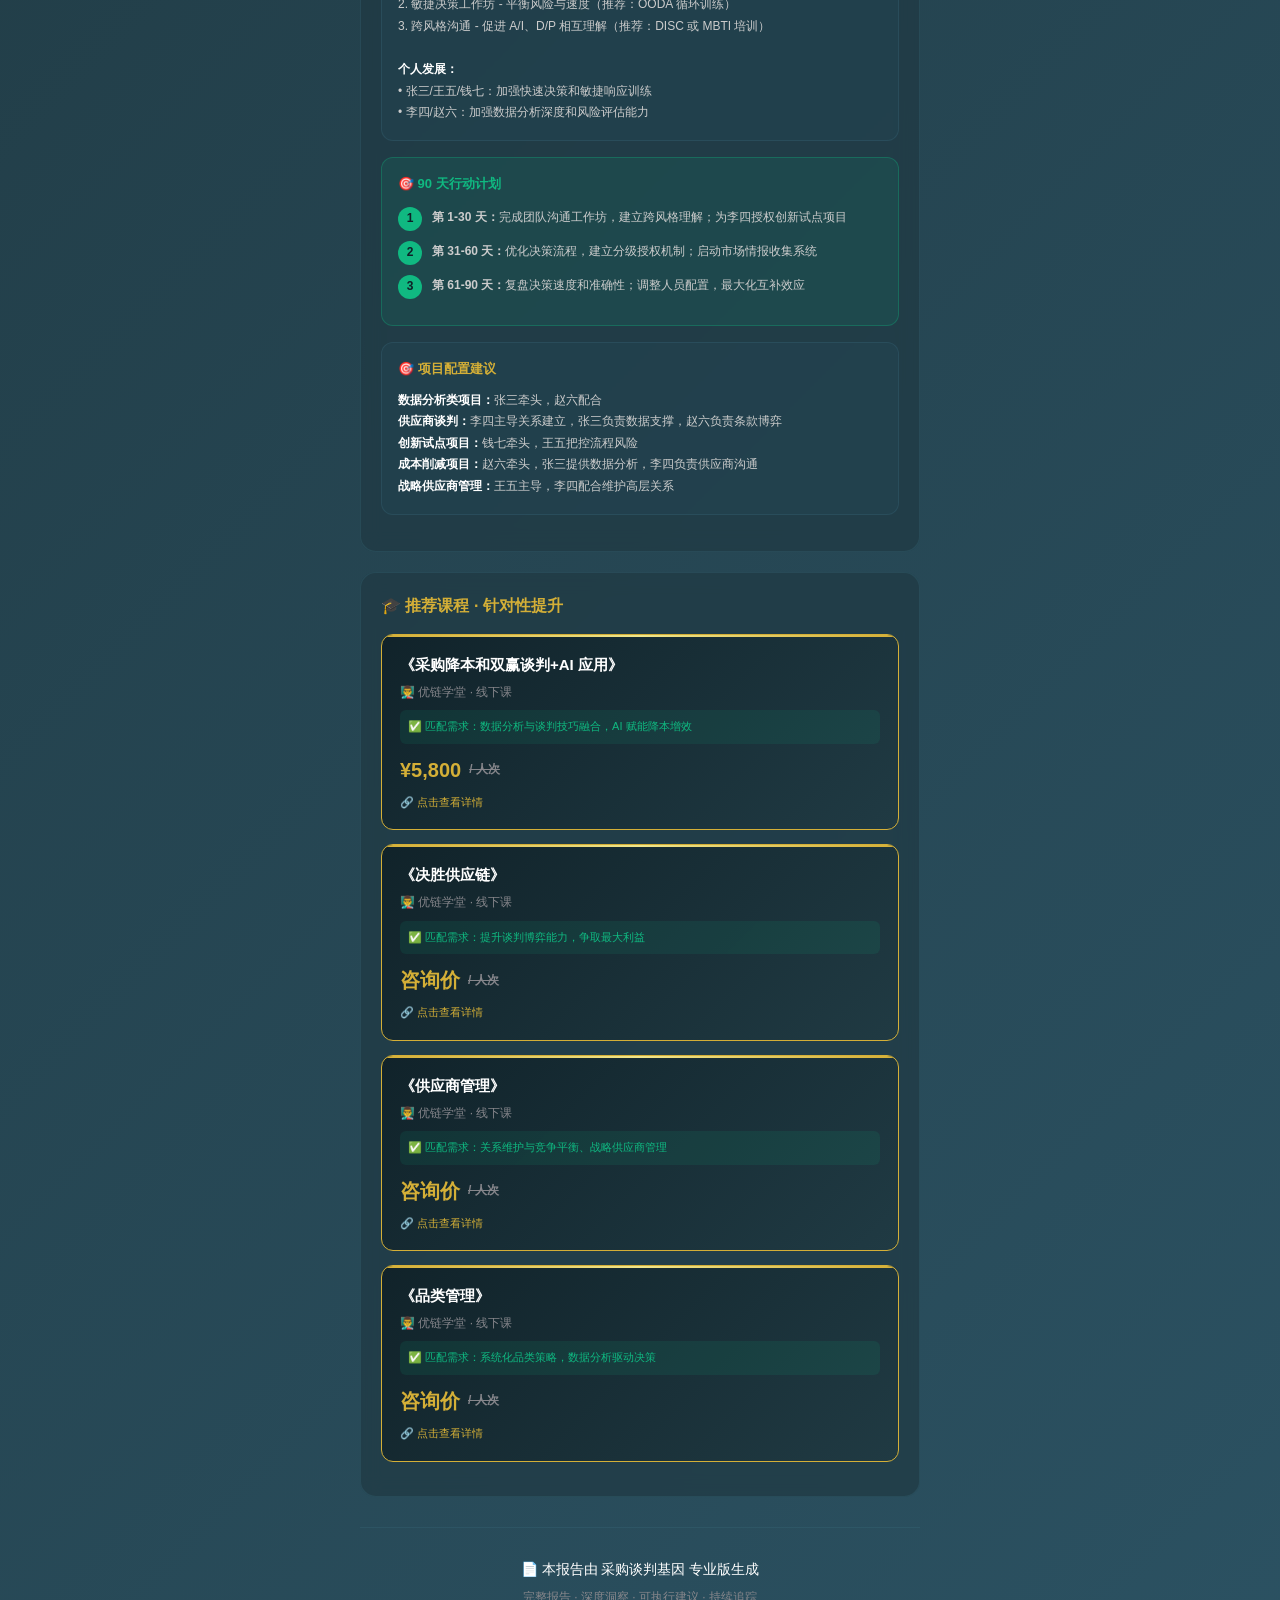
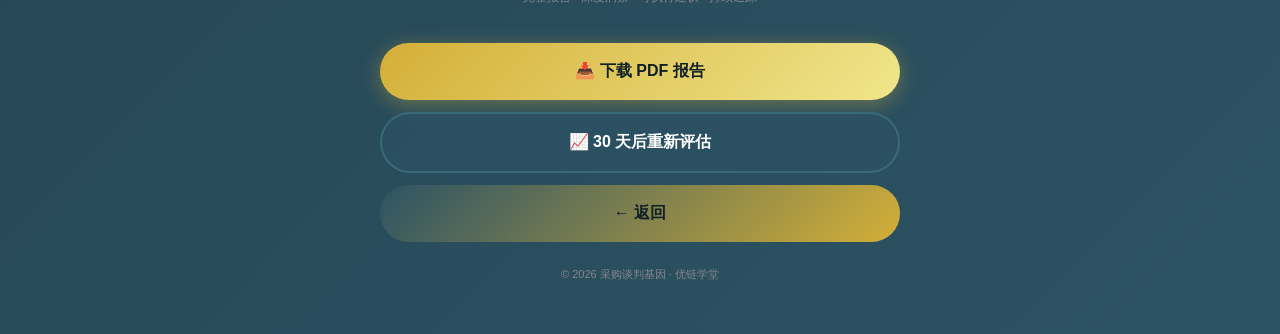
<file: team-report-pro.html>
<!DOCTYPE html>
<html>
<head>
<meta charset="UTF-8">
<meta name="viewport" content="width=device-width, initial-scale=1.0">
<title>团队配置报告 · 专业版 - 采购谈判基因</title>
<style>
*{margin:0;padding:0;box-sizing:border-box}
body{background:linear-gradient(135deg,#0f2027,#203a43,#2c5364);color:#fff;font-family:-apple-system,sans-serif;padding:20px;max-width:600px;margin:0 auto;line-height:1.6}
.header{text-align:center;padding:40px 20px;border-bottom:2px solid #d4af37;margin-bottom:30px;background:rgba(15,32,39,0.5);border-radius:16px}
.title{font-size:26px;font-weight:800;color:#d4af37;margin-bottom:8px}
.subtitle{font-size:14px;color:#86868b;margin-bottom:16px}
.badge{display:inline-block;background:linear-gradient(135deg,#2c5364,#d4af37);color:#0f2027;padding:6px 16px;border-radius:980px;font-size:12px;font-weight:700}
.card{background:rgba(32,58,67,0.7);border-radius:16px;padding:20px;margin-bottom:20px;border:1px solid rgba(58,106,122,0.3);backdrop-filter:blur(10px)}
.card-title{font-size:16px;font-weight:700;color:#fff;margin-bottom:16px;display:flex;align-items:center;gap:8px}
.card-title.pro{color:#d4af37}
.stats{display:grid;grid-template-columns:repeat(3,1fr);gap:12px;margin-bottom:20px}
.stat{background:rgba(44,83,100,0.3);padding:16px;border-radius:12px;text-align:center;border:1px solid rgba(58,106,122,0.3)}
.stat-num{font-size:24px;font-weight:800;color:#d4af37}
.stat-label{font-size:11px;color:#86868b;margin-top:4px}
.section{margin-bottom:28px}
.section-title{font-size:15px;font-weight:700;color:#d4af37;margin-bottom:16px;padding-bottom:10px;border-bottom:1px solid rgba(212,175,55,0.3);display:flex;align-items:center;gap:8px}
.dimension{margin-bottom:20px}
.dimension-name{font-size:13px;font-weight:600;color:#d4af37;margin-bottom:10px;display:flex;align-items:center;gap:6px}
.dimension-bars{display:grid;grid-template-columns:1fr 1fr;gap:10px}
.bar-item{background:rgba(44,83,100,0.3);padding:12px;border-radius:8px;border:1px solid rgba(58,106,122,0.2)}
.bar-label{font-size:11px;color:#fff;margin-bottom:6px;display:flex;justify-content:space-between;align-items:center}
.bar-value{font-size:11px;color:#d4af37;font-weight:700}
.bar-bg{height:6px;background:rgba(255,255,255,0.1);border-radius:3px;overflow:hidden}
.bar-fill{height:100%;background:#2c5364;border-radius:3px;transition:width 0.5s}
.bar-fill.majority{background:linear-gradient(90deg,#d4af37,#f0e68c)}
.advantage{background:linear-gradient(135deg,rgba(16,185,129,0.15),rgba(16,185,129,0.05));border-left:4px solid #10b981;padding:16px;margin-bottom:14px;border-radius:0 12px 12px 0}
.advantage-title{font-size:14px;font-weight:600;color:#fff;margin-bottom:6px;display:flex;align-items:center;gap:6px}
.advantage-desc{font-size:12px;color:#cccccc;line-height:1.7}
.advantage-impact{font-size:11px;color:#10b981;margin-top:8px;padding-top:8px;border-top:1px solid rgba(16,185,129,0.2);font-weight:600}
.risk{background:linear-gradient(135deg,rgba(245,158,11,0.15),rgba(245,158,11,0.05));border-left:4px solid #f59e0b;padding:16px;margin-bottom:14px;border-radius:0 12px 12px 0}
.risk-title{font-size:14px;font-weight:600;color:#fff;margin-bottom:6px;display:flex;align-items:center;gap:6px}
.risk-desc{font-size:12px;color:#cccccc;line-height:1.7}
.risk-alert{font-size:11px;color:#f59e0b;margin-top:10px;padding:10px;background:rgba(245,158,11,0.1);border-radius:8px;font-weight:600;display:flex;align-items:center;gap:6px}
.risk-solution{font-size:11px;color:#fff;margin-top:8px;padding-top:8px;border-top:1px solid rgba(245,158,11,0.2)}
.pair{background:rgba(44,83,100,0.2);padding:16px;border-radius:12px;margin-bottom:14px;border:1px solid rgba(58,106,122,0.3)}
.pair-title{font-size:13px;font-weight:600;color:#d4af37;margin-bottom:12px;display:flex;align-items:center;gap:6px}
.pair-members{display:flex;align-items:center;gap:16px;margin-bottom:12px}
.pair-member{text-align:center;flex:1}
.pair-avatar{font-size:32px;margin-bottom:6px}
.pair-name{font-size:12px;color:#fff;font-weight:600}
.pair-code{font-size:11px;color:#86868b}
.pair-reason{font-size:12px;color:#cccccc;line-height:1.7;background:rgba(0,0,0,0.2);padding:12px;border-radius:8px}
.member{display:flex;align-items:center;padding:14px;background:rgba(44,83,100,0.2);border-radius:12px;margin-bottom:10px;border:1px solid rgba(58,106,122,0.2);transition:all 0.3s}
.member:hover{background:rgba(44,83,100,0.3);border-color:#d4af37}
.avatar{width:40px;height:40px;border-radius:50%;background:linear-gradient(135deg,#2c5364,#d4af37);display:flex;align-items:center;justify-content:center;font-size:16px;font-weight:700;color:#0f2027;margin-right:14px;flex-shrink:0}
.member-info{flex:1;min-width:0}
.member-name{font-size:14px;font-weight:600;color:#fff;margin-bottom:4px}
.member-code{font-size:11px;color:#86868b}
.member-status{font-size:12px;font-weight:600;color:#10b981;flex-shrink:0}
.course{background:linear-gradient(135deg,rgba(15,32,39,0.9),rgba(32,58,67,0.9));padding:18px;border-radius:12px;margin-bottom:14px;border:1px solid #d4af37;position:relative;overflow:hidden}
.course::before{content:'';position:absolute;top:0;left:0;right:0;height:2px;background:linear-gradient(90deg,#d4af37,#f0e68c,#d4af37)}
.course-name{font-size:15px;font-weight:700;color:#fff;margin-bottom:6px}
.course-teacher{font-size:12px;color:#86868b;margin-bottom:8px;display:flex;align-items:center;gap:6px}
.course-match{font-size:11px;color:#10b981;margin-bottom:10px;padding:8px;background:rgba(16,185,129,0.1);border-radius:6px}
.course-price{font-size:20px;font-weight:800;color:#d4af37;display:flex;align-items:center;gap:8px}
.course-original{font-size:12px;color:#86868b;text-decoration:line-through}
.recommendation{background:rgba(44,83,100,0.2);padding:16px;border-radius:12px;margin-bottom:16px;border:1px solid rgba(58,106,122,0.3)}
.recommendation-title{font-size:13px;font-weight:600;color:#d4af37;margin-bottom:10px;display:flex;align-items:center;gap:6px}
.recommendation-content{font-size:12px;color:#cccccc;line-height:1.8}
.recommendation-content strong{color:#fff}
.tag-row{display:flex;flex-wrap:wrap;margin-bottom:12px}
.tag{display:inline-block;background:rgba(212,175,55,0.2);color:#d4af37;padding:4px 12px;border-radius:980px;font-size:11px;margin-right:6px;margin-bottom:6px;border:1px solid rgba(212,175,55,0.3)}
.score-box{background:linear-gradient(135deg,rgba(212,175,55,0.15),rgba(212,175,55,0.05));border:2px solid #d4af37;padding:20px;border-radius:16px;text-align:center;margin-bottom:24px}
.score-label{font-size:12px;color:#86868b;margin-bottom:8px}
.score-num{font-size:48px;font-weight:800;color:#d4af37;line-height:1}
.score-desc{font-size:13px;color:#fff;margin-top:12px}
.action-plan{background:rgba(16,185,129,0.1);border:1px solid rgba(16,185,129,0.3);padding:16px;border-radius:12px;margin-bottom:16px}
.action-plan-title{font-size:13px;font-weight:600;color:#10b981;margin-bottom:12px;display:flex;align-items:center;gap:6px}
.action-item{display:flex;gap:10px;margin-bottom:10px;align-items:flex-start}
.action-num{width:24px;height:24px;background:#10b981;color:#0f2027;border-radius:50%;display:flex;align-items:center;justify-content:center;font-size:12px;font-weight:700;flex-shrink:0}
.action-text{font-size:12px;color:#cccccc;line-height:1.7;flex:1}
.footer{text-align:center;padding:30px 20px;color:#86868b;font-size:12px;border-top:1px solid rgba(58,106,122,0.3);margin-top:30px}
.btn{width:100%;background:linear-gradient(135deg,#d4af37,#f0e68c);color:#0f2027;border:none;padding:18px;border-radius:980px;font-size:16px;font-weight:700;cursor:pointer;margin-top:20px;box-shadow:0 4px 20px rgba(212,175,55,0.4);transition:all 0.3s}
.btn:hover{transform:translateY(-2px);box-shadow:0 6px 25px rgba(212,175,55,0.5)}
.btn-secondary{background:rgba(44,83,100,0.6);color:#fff;border:2px solid #3a6a7a;box-shadow:none}
.insight-box{background:linear-gradient(135deg,rgba(59,130,246,0.15),rgba(59,130,246,0.05));border-left:4px solid #3b82f6;padding:16px;border-radius:0 12px 12px 0;margin-bottom:16px}
.insight-title{font-size:13px;font-weight:600;color:#3b82f6;margin-bottom:8px;display:flex;align-items:center;gap:6px}
.insight-content{font-size:12px;color:#cccccc;line-height:1.7}
</style>
</head>
<body>
<div class="header">
<div style="display:flex;align-items:center;justify-content:center;gap:12px;margin-bottom:12px;">
<button onclick="history.back()" style="background:transparent;border:none;color:#d4af37;font-size:24px;cursor:pointer;padding:0;">←</button>
<div class="badge">专业版报告</div>
<div style="width:24px;"></div>
</div>
<div class="title" style="margin-top:12px;">📊 团队配置报告</div>
<div class="subtitle">采购谈判基因 · 深度分析版</div>
<div style="margin-top:16px;font-size:12px;color:#86868b;">报告生成时间：2026-03-28</div>
</div>

<div class="score-box">
<div class="score-label">团队综合效能评分</div>
<div class="score-num">87</div>
<div class="score-desc">🏆 优秀 · 超越 78% 的采购团队</div>
</div>

<div class="card">
<div class="card-title pro">👥 团队概况</div>
<div class="tag-row">
<span class="tag">5 人团队</span>
<span class="tag">100% 已测试</span>
<span class="tag">互补型</span>
</div>
<div class="stats" style="margin-top:16px;">
<div class="stat"><div class="stat-num">5</div><div class="stat-label">总人数</div></div>
<div class="stat"><div class="stat-num">5</div><div class="stat-label">已测试</div></div>
<div class="stat"><div class="stat-num">0</div><div class="stat-label">待测试</div></div>
</div>
<div style="background:rgba(44,83,100,0.2);padding:16px;border-radius:12px;margin-top:16px;">
<div style="font-size:12px;color:#86868b;margin-bottom:8px;">团队类型判定</div>
<div style="font-size:16px;font-weight:700;color:#fff;margin-bottom:6px;">🔀 互补型团队</div>
<div style="font-size:12px;color:#cccccc;line-height:1.7;">成员风格多样，优势互补，协作潜力大。建议加强跨风格沟通，最大化协同效应。</div>
</div>
</div>

<div class="section">
<div class="section-title">📐 四维度深度分析</div>

<div class="dimension">
<div class="dimension-name">🧠 信息获取维度</div>
<div class="dimension-bars">
<div class="bar-item"><div class="bar-label">分析型 (A) <span class="bar-value">3 人 · 60%</span></div><div class="bar-bg"><div class="bar-fill majority" style="width:60%"></div></div></div>
<div class="bar-item"><div class="bar-label">直觉型 (I) <span class="bar-value">2 人 · 40%</span></div><div class="bar-bg"><div class="bar-fill" style="width:40%"></div></div></div>
</div>
<div class="insight-box" style="margin-top:12px;">
<div class="insight-title">💡 维度洞察</div>
<div class="insight-content">团队偏向分析型决策，重视数据和逻辑。优势在于方案论证充分，风险识别准确；需注意避免过度分析导致决策延迟，建议为直觉型成员创造表达洞察的空间。</div>
</div>
</div>

<div class="dimension">
<div class="dimension-name">🎯 决策导向维度</div>
<div class="dimension-bars">
<div class="bar-item"><div class="bar-label">关系型 (R) <span class="bar-value">3 人 · 60%</span></div><div class="bar-bg"><div class="bar-fill majority" style="width:60%"></div></div></div>
<div class="bar-item"><div class="bar-label">任务型 (T) <span class="bar-value">2 人 · 40%</span></div><div class="bar-bg"><div class="bar-fill" style="width:40%"></div></div></div>
</div>
<div class="insight-box" style="margin-top:12px;">
<div class="insight-title">💡 维度洞察</div>
<div class="insight-content">关系导向占优，团队氛围和谐，善于维护供应商关系。需平衡关系维护与任务达成，避免因人情影响谈判底线。建议任务型成员在关键节点推动进度。</div>
</div>
</div>

<div class="dimension">
<div class="dimension-name">⚔️ 处事方式维度</div>
<div class="dimension-bars">
<div class="bar-item"><div class="bar-label">竞争型 (C) <span class="bar-value">3 人 · 60%</span></div><div class="bar-bg"><div class="bar-fill majority" style="width:60%"></div></div></div>
<div class="bar-item"><div class="bar-label">合作型 (B) <span class="bar-value">2 人 · 40%</span></div><div class="bar-bg"><div class="bar-fill" style="width:40%"></div></div></div>
</div>
<div class="insight-box" style="margin-top:12px;">
<div class="insight-title">💡 维度洞察</div>
<div class="insight-content">竞争意识较强，善于争取利益最大化。在供应商谈判中不易吃亏，但需注意长期合作关系的维护。建议合作型成员在战略供应商管理中发挥主导作用。</div>
</div>
</div>

<div class="dimension">
<div class="dimension-name">🚀 行动策略维度</div>
<div class="dimension-bars">
<div class="bar-item"><div class="bar-label">防御型 (D) <span class="bar-value">3 人 · 60%</span></div><div class="bar-bg"><div class="bar-fill majority" style="width:60%"></div></div></div>
<div class="bar-item"><div class="bar-label">开拓型 (P) <span class="bar-value">2 人 · 40%</span></div><div class="bar-bg"><div class="bar-fill" style="width:40%"></div></div></div>
</div>
<div class="insight-box" style="margin-top:12px;">
<div class="insight-title">💡 维度洞察</div>
<div class="insight-content">防御型居多，风险管控意识强，决策谨慎。优势在于规避陷阱，但可能错失市场机会。建议为开拓型成员授权创新试点项目，平衡稳健与敏捷。</div>
</div>
</div>
</div>

<div class="card">
<div class="card-title pro">✅ 团队核心优势</div>
<div class="advantage">
<div class="advantage-title">📊 数据分析能力强</div>
<div class="advantage-desc">团队中 60% 成员是分析型，决策时有数据支撑，不易冲动。善于收集市场信息、进行成本分析和风险评估。</div>
<div class="advantage-impact">💼 业务影响：在供应商评估、价格谈判、合同审核等环节表现优异，能有效降低采购风险。</div>
</div>
<div class="advantage">
<div class="advantage-title">🤝 关系维护能力好</div>
<div class="advantage-desc">团队中 60% 成员是关系导向，善于维护供应商关系和内部协调。注重长期合作，善于化解冲突。</div>
<div class="advantage-impact">💼 业务影响：供应商满意度高，紧急情况下能获得供应商支持，内部跨部门协作顺畅。</div>
</div>
<div class="advantage">
<div class="advantage-title">⚔️ 竞争意识强</div>
<div class="advantage-desc">团队中 60% 成员是竞争型，在谈判中善于争取最大利益。不甘示弱，敢于施压，底线意识强。</div>
<div class="advantage-impact">💼 业务影响：谈判成果优异，采购成本可控，合同条款有利于我方，不易被供应商牵着鼻子走。</div>
</div>
<div class="advantage">
<div class="advantage-title">🛡️ 风险控制能力强</div>
<div class="advantage-desc">团队中 60% 成员是防御型，谨慎保守，善于识别和规避风险。决策前充分论证，不盲目行动。</div>
<div class="advantage-impact">💼 业务影响：采购合规性高，合同风险低，供应链稳定性强，极少出现重大失误。</div>
</div>
</div>

<div class="card">
<div class="card-title pro">⚠️ 潜在风险与改进方案</div>
<div class="risk">
<div class="risk-title">💭 直觉型成员不足</div>
<div class="risk-desc">团队中直觉型成员只有 2 人（40%），可能影响创新思维和市场机会识别。过度依赖数据可能导致错失非量化机会。</div>
<div class="risk-alert">⚠️ 风险场景：新兴市场进入、创新品类采购、供应商早期介入等需要直觉判断的场景可能表现欠佳。</div>
<div class="risk-solution">✅ 改进方案：1) 为直觉型成员（李四、钱七）创造更多表达洞察的机会；2) 引入外部行业专家顾问；3) 建立市场情报收集机制，补充数据盲区。</div>
</div>
<div class="risk">
<div class="risk-title">🚀 开拓型成员不足</div>
<div class="risk-desc">团队中开拓型成员只有 2 人（40%），可能影响快速行动和敏捷响应。过度谨慎可能错失市场窗口期。</div>
<div class="risk-alert">⚠️ 风险场景：紧急采购、价格波动应对、供应商切换等需要快速决策的场景可能反应迟缓。</div>
<div class="risk-solution">✅ 改进方案：1) 为开拓型成员（李四、赵六）授权快速决策权限；2) 建立分级决策机制，小额采购简化流程；3) 定期复盘决策速度，持续优化。</div>
</div>
<div class="risk">
<div class="risk-title">📋 任务型成员不足</div>
<div class="risk-desc">团队中任务型成员只有 2 人（40%），可能影响执行效率和目标达成。过度关注关系可能影响谈判底线。</div>
<div class="risk-alert">⚠️ 风险场景：成本削减项目、供应商绩效考核、合同到期重谈等需要强硬立场的场景可能妥协过多。</div>
<div class="risk-solution">✅ 改进方案：1) 任务型成员（赵六、李四）主导 KPI 考核和成本削减项目；2) 建立明确的谈判底线和授权机制；3) 引入第三方评估，避免人情干扰。</div>
</div>
</div>

<div class="card">
<div class="card-title pro">🤝 最佳拍档配对建议</div>
<div class="pair">
<div class="pair-title">💕 天作之合 · 高度互补</div>
<div class="pair-members">
<div class="pair-member"><div class="pair-avatar">🦉</div><div class="pair-name">张三</div><div class="pair-code">ARCD</div></div>
<div style="font-size:20px;color:#86868b;">+</div>
<div class="pair-member"><div class="pair-avatar">🐺</div><div class="pair-name">李四</div><div class="pair-code">ITCP</div></div>
</div>
<div class="pair-reason"><strong>互补维度：</strong>4 个维度全部不同（A/I、R/T、C/B、D/P）<br><strong>协作价值：</strong>张三的数据分析 + 李四的直觉洞察 = 全面决策；张三的防御谨慎 + 李四的开拓敏捷 = 平衡风险与速度<br><strong>推荐场景：</strong>战略供应商选择、重大合同谈判、成本优化项目</div>
</div>
<div class="pair">
<div class="pair-title">🤝 互补合作 · 中度互补</div>
<div class="pair-members">
<div class="pair-member"><div class="pair-avatar">🦉</div><div class="pair-name">王五</div><div class="pair-code">ARBP</div></div>
<div style="font-size:20px;color:#86868b;">+</div>
<div class="pair-member"><div class="pair-avatar">🦅</div><div class="pair-name">赵六</div><div class="pair-code">ATCD</div></div>
</div>
<div class="pair-reason"><strong>互补维度：</strong>2 个维度不同（R/T、B/C）<br><strong>协作价值：</strong>王五的关系维护 + 赵六的任务执行 = 刚柔并济；王五的合作共赢 + 赵六的竞争意识 = 平衡短期利益与长期关系<br><strong>推荐场景：</strong>供应商绩效管理、合同执行监控、日常采购运营</div>
</div>
</div>

<div class="card">
<div class="card-title pro">📋 团队成员画像</div>
<div class="member">
<div class="avatar">张</div>
<div class="member-info">
<div class="member-name">张三 · ARCD 数据军师 🦉</div>
<div class="member-code">分析 + 关系 + 竞争 + 防御</div>
</div>
<div class="member-status">✅ 核心骨干</div>
</div>
<div class="member">
<div class="avatar">李</div>
<div class="member-info">
<div class="member-name">李四 · ITCP 社交牛人 🐺</div>
<div class="member-code">直觉 + 任务 + 竞争 + 开拓</div>
</div>
<div class="member-status">✅ 创新先锋</div>
</div>
<div class="member">
<div class="avatar">王</div>
<div class="member-info">
<div class="member-name">王五 · ARBP 流程管家 🦉</div>
<div class="member-code">分析 + 关系 + 合作 + 开拓</div>
</div>
<div class="member-status">✅ 运营中坚</div>
</div>
<div class="member">
<div class="avatar">赵</div>
<div class="member-info">
<div class="member-name">赵六 · ATCD 市场猎手 🦅</div>
<div class="member-code">分析 + 任务 + 竞争 + 防御</div>
</div>
<div class="member-status">✅ 谈判主力</div>
</div>
<div class="member">
<div class="avatar">钱</div>
<div class="member-info">
<div class="member-name">钱七 · IRCD 直觉玩家 🦊</div>
<div class="member-code">直觉 + 关系 + 竞争 + 防御</div>
</div>
<div class="member-status">✅ 洞察补充</div>
</div>
</div>

<div class="card">
<div class="card-title pro">💡 发展建议与行动计划</div>

<div class="recommendation">
<div class="recommendation-title">📌 招聘建议（优先级：高）</div>
<div class="recommendation-content">
<strong>优先招聘类型：</strong>直觉型 (I) + 开拓型 (P)<br>
<strong>目标画像：</strong>ITCP（社交牛人）或 IRCP（机会捕手）<br>
<strong>岗位建议：</strong>采购创新岗、市场情报岗、战略寻源岗<br>
<strong>面试考察：</strong>重点考察候选人的市场敏锐度、创新思维、快速决策能力
</div>
</div>

<div class="recommendation">
<div class="recommendation-title">📚 培训建议（优先级：中）</div>
<div class="recommendation-content">
<strong>团队培训：</strong><br>
1. 创新思维训练 - 提升直觉洞察能力（推荐：设计思维工作坊）<br>
2. 敏捷决策工作坊 - 平衡风险与速度（推荐：OODA 循环训练）<br>
3. 跨风格沟通 - 促进 A/I、D/P 相互理解（推荐：DISC 或 MBTI 培训）<br><br>
<strong>个人发展：</strong><br>
• 张三/王五/钱七：加强快速决策和敏捷响应训练<br>
• 李四/赵六：加强数据分析深度和风险评估能力
</div>
</div>

<div class="action-plan">
<div class="action-plan-title">🎯 90 天行动计划</div>
<div class="action-item">
<div class="action-num">1</div>
<div class="action-text"><strong>第 1-30 天：</strong>完成团队沟通工作坊，建立跨风格理解；为李四授权创新试点项目</div>
</div>
<div class="action-item">
<div class="action-num">2</div>
<div class="action-text"><strong>第 31-60 天：</strong>优化决策流程，建立分级授权机制；启动市场情报收集系统</div>
</div>
<div class="action-item">
<div class="action-num">3</div>
<div class="action-text"><strong>第 61-90 天：</strong>复盘决策速度和准确性；调整人员配置，最大化互补效应</div>
</div>
</div>

<div class="recommendation">
<div class="recommendation-title">🎯 项目配置建议</div>
<div class="recommendation-content">
<strong>数据分析类项目：</strong>张三牵头，赵六配合<br>
<strong>供应商谈判：</strong>李四主导关系建立，张三负责数据支撑，赵六负责条款博弈<br>
<strong>创新试点项目：</strong>钱七牵头，王五把控流程风险<br>
<strong>成本削减项目：</strong>赵六牵头，张三提供数据分析，李四负责供应商沟通<br>
<strong>战略供应商管理：</strong>王五主导，李四配合维护高层关系
</div>
</div>
</div>

<div class="card">
<div class="card-title pro">🎓 推荐课程 · 针对性提升</div>
<div class="course" onclick="window.open('https://www.ailianruyi.com/#/product/detail?id=5', '_blank')" style="cursor:pointer;">
<div class="course-name">《采购降本和双赢谈判+AI 应用》</div>
<div class="course-teacher">👨‍🏫 优链学堂 · 线下课</div>
<div class="course-match">✅ 匹配需求：数据分析与谈判技巧融合，AI 赋能降本增效</div>
<div class="course-price">¥5,800 <span class="course-original">/ 人次</span></div>
<div style="font-size:11px;color:#d4af37;margin-top:8px;">🔗 点击查看详情</div>
</div>
<div class="course" onclick="window.open('https://www.ailianruyi.com/#/product/detail?id=4', '_blank')" style="cursor:pointer;">
<div class="course-name">《决胜供应链》</div>
<div class="course-teacher">👨‍🏫 优链学堂 · 线下课</div>
<div class="course-match">✅ 匹配需求：提升谈判博弈能力，争取最大利益</div>
<div class="course-price">咨询价 <span class="course-original">/ 人次</span></div>
<div style="font-size:11px;color:#d4af37;margin-top:8px;">🔗 点击查看详情</div>
</div>
<div class="course" onclick="window.open('https://www.ailianruyi.com/#/product/detail?id=8', '_blank')" style="cursor:pointer;">
<div class="course-name">《供应商管理》</div>
<div class="course-teacher">👨‍🏫 优链学堂 · 线下课</div>
<div class="course-match">✅ 匹配需求：关系维护与竞争平衡、战略供应商管理</div>
<div class="course-price">咨询价 <span class="course-original">/ 人次</span></div>
<div style="font-size:11px;color:#d4af37;margin-top:8px;">🔗 点击查看详情</div>
</div>
<div class="course" onclick="window.open('https://www.ailianruyi.com/#/product/detail?id=12', '_blank')" style="cursor:pointer;">
<div class="course-name">《品类管理》</div>
<div class="course-teacher">👨‍🏫 优链学堂 · 线下课</div>
<div class="course-match">✅ 匹配需求：系统化品类策略，数据分析驱动决策</div>
<div class="course-price">咨询价 <span class="course-original">/ 人次</span></div>
<div style="font-size:11px;color:#d4af37;margin-top:8px;">🔗 点击查看详情</div>
</div>
</div>

<div class="footer">
<div style="font-size:14px;color:#fff;margin-bottom:8px;">📄 本报告由 采购谈判基因 专业版生成</div>
<div style="margin-bottom:16px;">完整报告 · 深度洞察 · 可执行建议 · 持续追踪</div>
<button class="btn" onclick="alert('🎉 感谢使用！\n\n📥 PDF 下载功能开发中...\n\n报告已自动保存，可随时查看。')">📥 下载 PDF 报告</button>
<button class="btn btn-secondary" onclick="alert('📊 团队追踪功能开发中...\n\n30 天后可重新测试，对比团队变化。')" style="margin-top:12px;">📈 30 天后重新评估</button>
<button class="btn btn-secondary" onclick="history.back()" style="margin-top:12px;background:linear-gradient(135deg,#2c5364,#d4af37);color:#0f2027;border:none;">← 返回</button>
<div style="margin-top:24px;font-size:11px;color:#86868b;">© 2026 采购谈判基因 · 优链学堂</div>
</div>
</body>
</html>
</file>
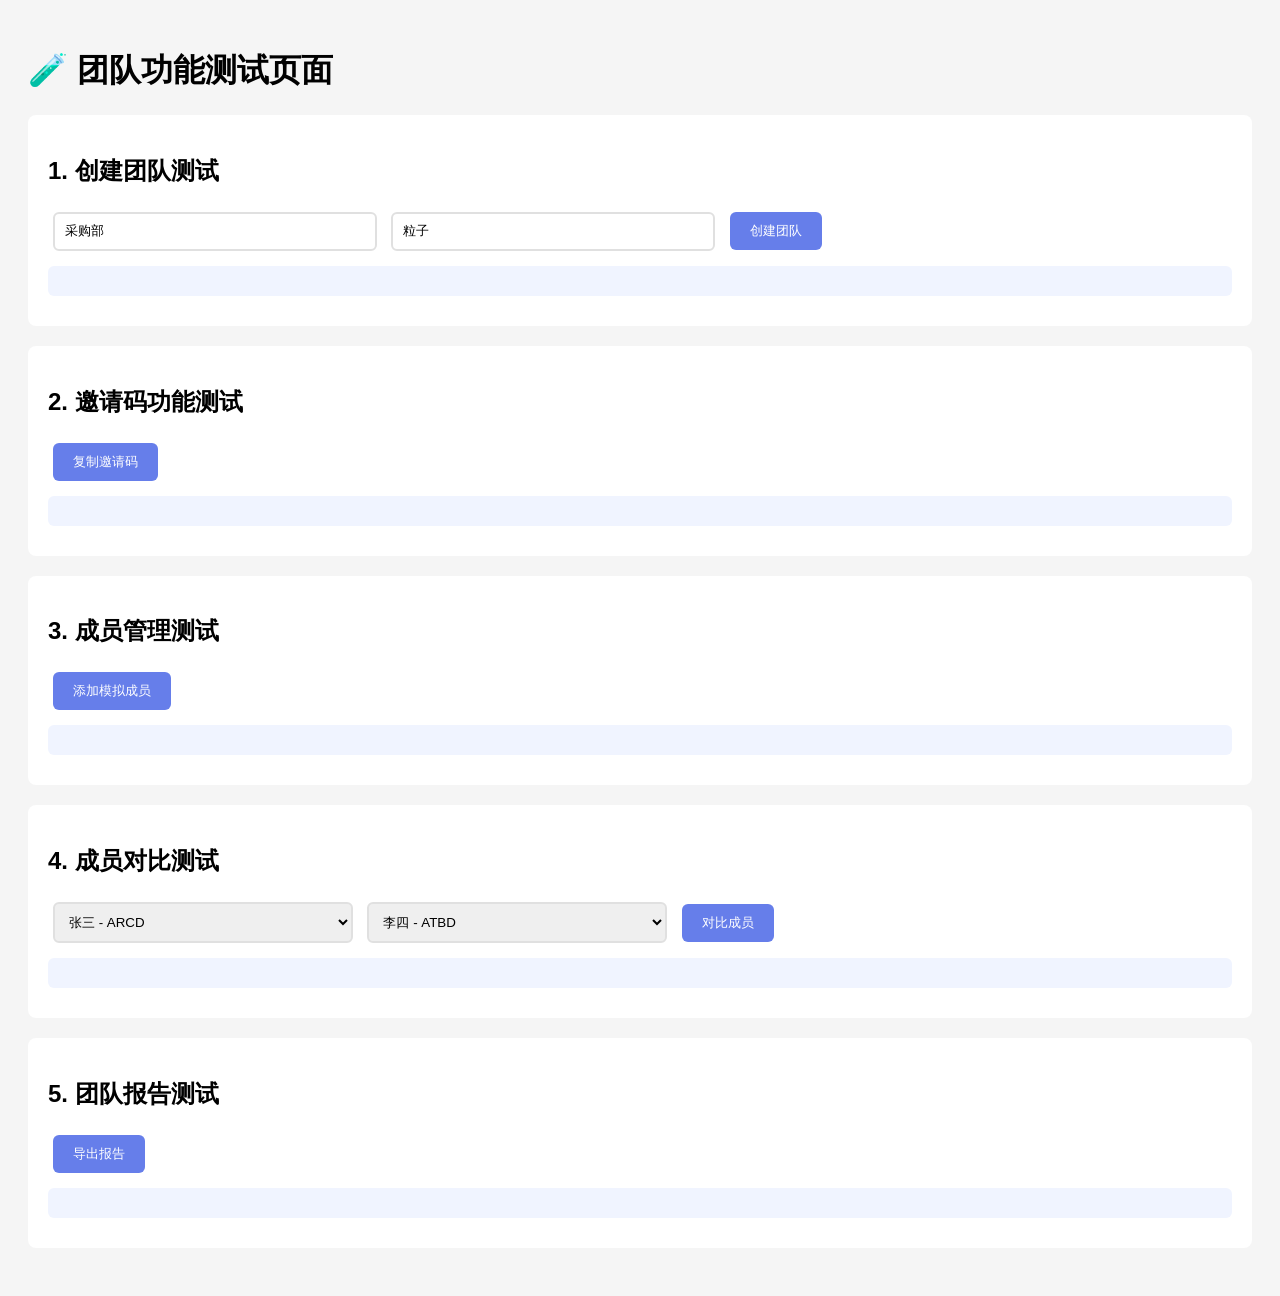
<file: team-test.html>
<!DOCTYPE html>
<html lang="zh-CN">
<head>
    <meta charset="UTF-8">
    <meta name="viewport" content="width=device-width, initial-scale=1.0">
    <title>团队功能测试</title>
    <style>
        body { font-family: sans-serif; padding: 20px; background: #f5f5f5; }
        .test-section { background: white; padding: 20px; margin: 20px 0; border-radius: 8px; }
        .btn { padding: 10px 20px; background: #667eea; color: white; border: none; border-radius: 6px; cursor: pointer; margin: 5px; }
        .result { background: #f0f4ff; padding: 15px; margin: 10px 0; border-radius: 6px; }
        input, select { padding: 10px; margin: 5px; border: 2px solid #e0e0e0; border-radius: 6px; width: 300px; }
    </style>
</head>
<body>
    <h1>🧪 团队功能测试页面</h1>
    
    <div class="test-section">
        <h2>1. 创建团队测试</h2>
        <input type="text" id="testTeamName" placeholder="团队名称" value="采购部">
        <input type="text" id="testLeaderName" placeholder="领导者姓名" value="粒子">
        <button class="btn" onclick="testCreateTeam()">创建团队</button>
        <div id="createResult" class="result hidden"></div>
    </div>
    
    <div class="test-section">
        <h2>2. 邀请码功能测试</h2>
        <button class="btn" onclick="testCopyInvite()">复制邀请码</button>
        <div id="inviteResult" class="result hidden"></div>
    </div>
    
    <div class="test-section">
        <h2>3. 成员管理测试</h2>
        <button class="btn" onclick="testAddMember()">添加模拟成员</button>
        <div id="memberResult" class="result"></div>
    </div>
    
    <div class="test-section">
        <h2>4. 成员对比测试</h2>
        <select id="member1">
            <option value="张三">张三 - ARCD</option>
            <option value="李四">李四 - ATBD</option>
        </select>
        <select id="member2">
            <option value="李四">李四 - ATBD</option>
            <option value="张三">张三 - ARCD</option>
        </select>
        <button class="btn" onclick="testCompare()">对比成员</button>
        <div id="compareResult" class="result hidden"></div>
    </div>
    
    <div class="test-section">
        <h2>5. 团队报告测试</h2>
        <button class="btn" onclick="testExportReport()">导出报告</button>
        <div id="exportResult" class="result hidden"></div>
    </div>

    <script>
        var currentTeam = null;
        var members = [];
        
        function testCreateTeam() {
            var teamName = document.getElementById('testTeamName').value;
            var leaderName = document.getElementById('testLeaderName').value;
            
            var chars = 'ABCDEFGHJKLMNPQRSTUVWXYZ23456789';
            var code = '';
            for (var i = 0; i < 8; i++) {
                code += chars.charAt(Math.floor(Math.random() * chars.length));
            }
            
            currentTeam = {
                name: teamName,
                leader: leaderName,
                inviteCode: code,
                createdAt: new Date().toISOString()
            };
            
            localStorage.setItem('currentTeam', JSON.stringify(currentTeam));
            
            document.getElementById('createResult').classList.remove('hidden');
            document.getElementById('createResult').innerHTML = 
                '<strong>✅ 团队创建成功！</strong><br>' +
                '团队名称：' + teamName + '<br>' +
                '领导者：' + leaderName + '<br>' +
                '邀请码：<strong style="font-size:20px;color:#667eea;">' + code + '</strong>';
            
            members = [
                { name: leaderName, style: 'ARCD', styleName: '战略架构师', completed: true }
            ];
            updateMemberList();
        }
        
        function testCopyInvite() {
            if (!currentTeam) {
                alert('请先创建团队');
                return;
            }
            
            navigator.clipboard.writeText(currentTeam.inviteCode).then(function() {
                document.getElementById('inviteResult').classList.remove('hidden');
                document.getElementById('inviteResult').innerHTML = '✅ 邀请码已复制到剪贴板：' + currentTeam.inviteCode;
            });
        }
        
        function testAddMember() {
            var mockMembers = [
                { name: '张三', style: 'ATBD', styleName: '果断执行者', completed: true },
                { name: '李四', style: 'ARCP', styleName: '关系建筑师', completed: true },
                { name: '王五', style: '', styleName: '', completed: false }
            ];
            
            var mock = mockMembers[Math.floor(Math.random() * mockMembers.length)];
            members.push(mock);
            updateMemberList();
        }
        
        function updateMemberList() {
            var html = '<strong>当前团队成员 (' + members.length + '人)：</strong><ul>';
            for (var i = 0; i < members.length; i++) {
                var m = members[i];
                if (m.completed) {
                    html += '<li>' + m.name + ' - ' + m.style + ' ' + m.styleName + ' ✅</li>';
                } else {
                    html += '<li>' + m.name + ' - ⏳ 待测试</li>';
                }
            }
            html += '</ul>';
            document.getElementById('memberResult').innerHTML = html;
        }
        
        function testCompare() {
            var m1 = document.getElementById('member1').value;
            var m2 = document.getElementById('member2').value;
            
            if (m1 === m2) {
                alert('请选择不同的成员');
                return;
            }
            
            document.getElementById('compareResult').classList.remove('hidden');
            document.getElementById('compareResult').innerHTML = 
                '<strong>⚔️ 对比结果：' + m1 + ' vs ' + m2 + '</strong><br><br>' +
                '<strong>决策风格：</strong> 分析型 71% vs 直觉型 64%<br>' +
                '<strong>关系导向：</strong> 关系型 57% vs 任务型 71%<br>' +
                '<strong>风险态度：</strong> 谨慎型 86% vs 冒险型 57%<br>' +
                '<strong>沟通方式：</strong> 直接型 64% vs 说服型 71%<br><br>' +
                '<strong>💡 协作建议：</strong> 两人风格互补，建议前期由' + m1 + '做数据分析，后期由' + m2 + '推动决策执行。';
        }
        
        function testExportReport() {
            document.getElementById('exportResult').classList.remove('hidden');
            document.getElementById('exportResult').innerHTML = 
                '📥 PDF 报告生成中...<br><br>' +
                '<em>（此功能需要后端支持，当前为演示版本）</em><br><br>' +
                '报告内容预览：<br>' +
                '<ul>' +
                '<li>团队整体风格：关系型 + 任务型</li>' +
                '<li>团队优势：关系维护、执行力强、风险意识</li>' +
                '<li>团队缺口：缺少冒险型、直觉型成员</li>' +
                '<li>发展建议：创新思维培训、直觉决策工作坊</li>' +
                '</ul>';
        }
        
        // 页面加载时检查是否有保存的团队
        window.onload = function() {
            var saved = localStorage.getItem('currentTeam');
            if (saved) {
                currentTeam = JSON.parse(saved);
                document.getElementById('createResult').classList.remove('hidden');
                document.getElementById('createResult').innerHTML = 
                    '<strong>📋 已加载之前创建的团队：</strong><br>' +
                    '团队名称：' + currentTeam.name + '<br>' +
                    '邀请码：' + currentTeam.inviteCode;
            }
        };
    </script>
</body>
</html>
</file>
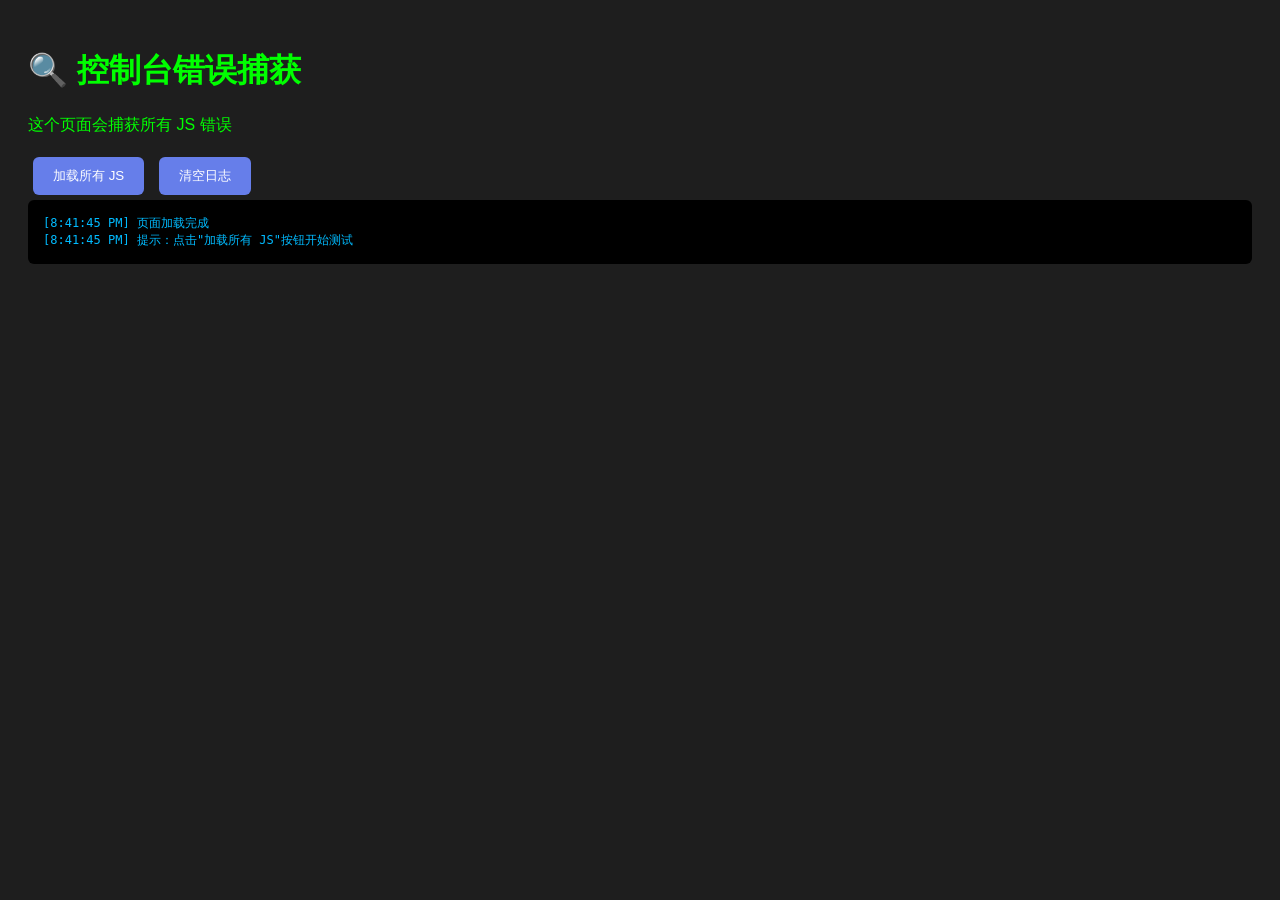
<file: test-console.html>
<!DOCTYPE html>
<html lang="zh-CN">
<head>
    <meta charset="UTF-8">
    <meta name="viewport" content="width=device-width, initial-scale=1.0">
    <title>控制台错误捕获</title>
    <style>
        body { font-family: Arial, sans-serif; padding: 20px; background: #1e1e1e; color: #00ff00; }
        #console { background: #000; padding: 15px; border-radius: 6px; font-family: monospace; font-size: 12px; max-height: 600px; overflow-y: auto; }
        .error { color: #ff4444; }
        .warn { color: #ffbb00; }
        .info { color: #00bbff; }
        .btn { background: #667eea; color: white; border: none; padding: 10px 20px; border-radius: 6px; cursor: pointer; margin: 5px; }
    </style>
</head>
<body>
    <h1>🔍 控制台错误捕获</h1>
    <p>这个页面会捕获所有 JS 错误</p>
    
    <button class="btn" onclick="loadAll()">加载所有 JS</button>
    <button class="btn" onclick="clearLog()">清空日志</button>
    
    <div id="console"></div>
    
    <script>
        var consoleDiv = document.getElementById('console');
        
        // 捕获所有错误
        window.onerror = function(msg, url, line, col, error) {
            log('❌ ERROR: ' + msg, 'error');
            log('   File: ' + url, 'error');
            log('   Line: ' + line + ':' + col, 'error');
            return false;
        };
        
        // 捕获未捕获的 Promise 拒绝
        window.onunhandledrejection = function(event) {
            log('❌ Promise Reject: ' + event.reason, 'error');
        };
        
        // 自定义日志
        function log(msg, type='info') {
            var color = type === 'error' ? 'error' : (type === 'warn' ? 'warn' : 'info');
            consoleDiv.innerHTML += '<div class="' + color + '">[' + new Date().toLocaleTimeString() + '] ' + msg + '</div>';
            consoleDiv.scrollTop = consoleDiv.scrollHeight;
            console.log(msg);
        }
        
        function clearLog() {
            consoleDiv.innerHTML = '';
        }
        
        function loadAll() {
            log('=== 开始加载所有 JS ===');
            
            var scripts = [
                'poster-themes.js?v=20260320',
                'questions-v4.js?v=20260320',
                'styles-v2.js?v=20260320',
                'personalized-interpretation-v4.js?v=20260320',
                'enhanced-weaknesses-v2.js?v=20260320',
                'celebrity-stories.js?v=20260320',
                'mystery-tags.js?v=20260320',
                'result-enhanced.js?v=20260320'
            ];
            
            var loaded = 0;
            scripts.forEach(function(src, index) {
                var s = document.createElement('script');
                s.src = src;
                s.onload = function() {
                    loaded++;
                    log('✅ [' + loaded + '/' + scripts.length + '] ' + src);
                    if (loaded === scripts.length) {
                        log('=== 所有 JS 加载完成 ===');
                        testFunctions();
                    }
                };
                s.onerror = function() {
                    log('❌ 加载失败：' + src, 'error');
                };
                document.head.appendChild(s);
            });
        }
        
        function testFunctions() {
            log('=== 测试关键函数 ===');
            log('questions: ' + (typeof questions !== 'undefined' ? '✅ ' + questions.length + '题' : '❌ 未定义'));
            log('styles: ' + (typeof styles !== 'undefined' ? '✅ ' + Object.keys(styles).length + '种' : '❌ 未定义'));
            log('posterThemes: ' + (typeof posterThemes !== 'undefined' ? '✅ ' + Object.keys(posterThemes).length + '种' : '❌ 未定义'));
            log('startTest: ' + (typeof startTest === 'function' ? '✅ 已定义' : '❌ 未定义'));
            log('renderQuestion: ' + (typeof renderQuestion === 'function' ? '✅ 已定义' : '❌ 未定义'));
            log('hideTopNav: ' + (typeof hideTopNav === 'function' ? '✅ 已定义' : '❌ 未定义'));
        }
        
        log('页面加载完成');
        log('提示：点击"加载所有 JS"按钮开始测试');
    </script>
</body>
</html>
</file>
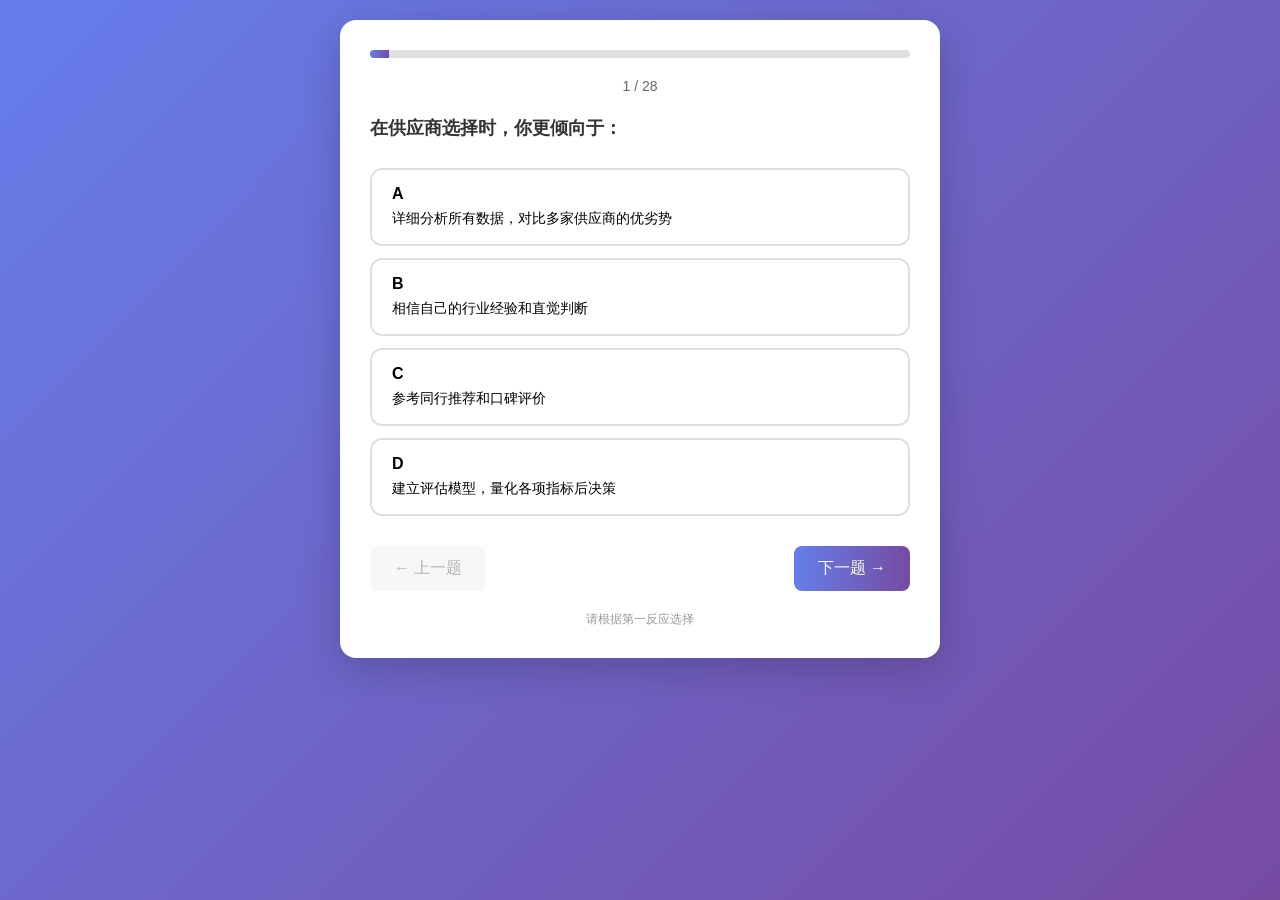
<file: test-simple.html>
<!DOCTYPE html>
<html lang="zh-CN">
<head>
    <meta charset="UTF-8">
    <meta name="viewport" content="width=device-width, initial-scale=1.0">
    <title>采购谈判风格测试</title>
    <style>
        * { margin: 0; padding: 0; box-sizing: border-box; }
        body { font-family: -apple-system, BlinkMacSystemFont, "Segoe UI", Roboto, sans-serif; background: linear-gradient(135deg, #667eea 0%, #764ba2 100%); min-height: 100vh; padding: 20px; }
        .container { max-width: 600px; margin: 0 auto; background: white; border-radius: 16px; padding: 30px; box-shadow: 0 10px 40px rgba(0,0,0,0.2); }
        .progress { background: #e0e0e0; border-radius: 10px; height: 8px; margin-bottom: 20px; overflow: hidden; }
        .progress-bar { background: linear-gradient(90deg, #667eea, #764ba2); height: 100%; width: 3.57%; transition: width 0.3s; }
        .progress-text { text-align: center; color: #666; font-size: 14px; margin-bottom: 20px; }
        .question { font-size: 18px; font-weight: 600; color: #333; margin-bottom: 25px; line-height: 1.6; }
        .options { display: flex; flex-direction: column; gap: 12px; }
        .option { padding: 15px 20px; border: 2px solid #e0e0e0; border-radius: 12px; cursor: pointer; transition: all 0.2s; }
        .option:hover { border-color: #667eea; background: #f5f6ff; }
        .option.selected { border-color: #667eea; background: #667eea; color: white; }
        .option-label { font-weight: 600; margin-bottom: 5px; }
        .option-text { font-size: 14px; line-height: 1.5; }
        .nav-buttons { display: flex; justify-content: space-between; margin-top: 30px; gap: 10px; }
        .btn { padding: 12px 24px; border: none; border-radius: 8px; font-size: 16px; cursor: pointer; transition: all 0.2s; }
        .btn-prev { background: #f0f0f0; color: #666; }
        .btn-prev:disabled { opacity: 0.5; cursor: not-allowed; }
        .btn-next { background: linear-gradient(90deg, #667eea, #764ba2); color: white; }
        .footer { text-align: center; margin-top: 20px; color: #999; font-size: 12px; }
    </style>
</head>
<body>
    <div class="container">
        <div class="progress">
            <div class="progress-bar" id="progressBar"></div>
        </div>
        <div class="progress-text" id="progressText">1 / 28</div>
        
        <div class="question" id="questionText">加载中...</div>
        
        <div class="options" id="optionsContainer"></div>
        
        <div class="nav-buttons">
            <button class="btn btn-prev" id="prevBtn" onclick="prevQuestion()">← 上一题</button>
            <button class="btn btn-next" id="nextBtn" onclick="nextQuestion()">下一题 →</button>
        </div>
        
        <div class="footer">请根据第一反应选择</div>
    </div>

    <script>
        // 题目数据（直接内嵌，避免加载外部文件）
        const questions = [
            {id:1,text:"在供应商选择时，你更倾向于：",options:[{label:'A',text:'详细分析所有数据，对比多家供应商的优劣势',score:'A'},{label:'B',text:'相信自己的行业经验和直觉判断',score:'I'},{label:'C',text:'参考同行推荐和口碑评价',score:'I'},{label:'D',text:'建立评估模型，量化各项指标后决策',score:'A'}]},
            {id:2,text:"面对新的采购品类，你会：",options:[{label:'A',text:'先做充分的市场调研和技术分析',score:'A'},{label:'B',text:'快速尝试，在实践中学习和调整',score:'I'},{label:'C',text:'找专家咨询，听取专业意见',score:'I'},{label:'D',text:'制定详细的评估标准和流程',score:'A'}]},
            {id:3,text:"谈判前准备，你通常会：",options:[{label:'A',text:'收集大量数据，做详尽的准备工作',score:'A'},{label:'B',text:'把握大方向，细节随机应变',score:'I'},{label:'C',text:'依靠过往经验，快速制定策略',score:'I'},{label:'D',text:'列出所有可能的情况和应对方案',score:'A'}]},
            {id:4,text:"当供应商报价超出预算时，你首先：",options:[{label:'A',text:'分析成本结构，找出可优化的部分',score:'A'},{label:'B',text:'凭经验判断是否有水分，直接砍价',score:'I'},{label:'C',text:'询问市场行情，对比其他供应商',score:'I'},{label:'D',text:'要求对方提供详细的成本 breakdown',score:'A'}]},
            {id:5,text:"做采购决策时，你最看重：",options:[{label:'A',text:'客观数据和事实依据',score:'A'},{label:'B',text:'整体感觉和大方向正确',score:'I'},{label:'C',text:'业内专家的意见建议',score:'I'},{label:'D',text:'系统化的评估结果',score:'A'}]},
            {id:6,text:"面对复杂的采购项目，你会：",options:[{label:'A',text:'分解成多个子项目，逐一分析',score:'A'},{label:'B',text:'把握核心关键点，其他灵活处理',score:'I'},{label:'C',text:'找有经验的同事一起讨论',score:'I'},{label:'D',text:'建立完整的项目管理框架',score:'A'}]},
            {id:7,text:"当数据与直觉冲突时，你更相信：",options:[{label:'A',text:'数据，它不会说谎',score:'A'},{label:'B',text:'直觉，多年经验积累的判断',score:'I'},{label:'C',text:'综合考量，但直觉权重更大',score:'I'},{label:'D',text:'重新验证数据，确保准确性',score:'A'}]},
            {id:8,text:"与供应商合作，你认为最重要的是：",options:[{label:'A',text:'建立长期信任的伙伴关系',score:'R'},{label:'B',text:'确保每次交易都获得最优条件',score:'T'},{label:'C',text:'保持良好沟通，互利共赢',score:'R'},{label:'D',text:'严格按合同执行，结果导向',score:'T'}]},
            {id:9,text:"当供应商出现交付问题时，你会：",options:[{label:'A',text:'先了解原因，一起想办法解决',score:'R'},{label:'B',text:'按合同条款追究责任',score:'T'},{label:'C',text:'考虑长期合作，适度宽容',score:'R'},{label:'D',text:'评估影响，启动备选方案',score:'T'}]},
            {id:10,text:"选择供应商时，关系因素占多大权重：",options:[{label:'A',text:'很重要，关系好合作更顺畅',score:'R'},{label:'B',text:'不重要，只看能力和价格',score:'T'},{label:'C',text:'比较重要，但非决定因素',score:'R'},{label:'D',text:'次要因素，业绩才是关键',score:'T'}]},
            {id:11,text:"谈判中，你更倾向于：",options:[{label:'A',text:'营造友好氛围，寻求双赢',score:'R'},{label:'B',text:'直奔主题，高效解决问题',score:'T'},{label:'C',text:'先建立关系，再谈业务',score:'R'},{label:'D',text:'聚焦目标，不被情感影响',score:'T'}]},
            {id:12,text:"对于老供应商，你会：",options:[{label:'A',text:'给予一定优先权和信任',score:'R'},{label:'B',text:'每次都要重新评估竞争力',score:'T'},{label:'C',text:'维护关系，但保持适度竞争',score:'R'},{label:'D',text:'用绩效说话，优胜劣汰',score:'T'}]},
            {id:13,text:"与供应商的沟通频率，你倾向于：",options:[{label:'A',text:'经常沟通，保持紧密联系',score:'R'},{label:'B',text:'有事说事，不必频繁打扰',score:'T'},{label:'C',text:'定期沟通，维护关系',score:'R'},{label:'D',text:'按需要沟通，效率优先',score:'T'}]},
            {id:14,text:"当价格与关系冲突时，你会：",options:[{label:'A',text:'适当让步，维护长期关系',score:'R'},{label:'B',text:'坚持价格，商业归商业',score:'T'},{label:'C',text:'寻找平衡点，兼顾双方',score:'R'},{label:'D',text:'用数据说服对方调整',score:'T'}]},
            {id:15,text:"面对新的供应商，你的态度是：",options:[{label:'A',text:'谨慎评估，充分验证后再合作',score:'C'},{label:'B',text:'大胆尝试，快速建立合作',score:'B'},{label:'C',text:'小批量试单，逐步扩大',score:'C'},{label:'D',text:'抓住机会，抢先建立优势',score:'B'}]},
            {id:16,text:"对于创新技术方案，你会：",options:[{label:'A',text:'充分验证成熟度后再采用',score:'C'},{label:'B',text:'积极尝试，抢占先机',score:'B'},{label:'C',text:'观望一段时间，看市场反馈',score:'C'},{label:'D',text:'快速试点，迭代优化',score:'B'}]},
            {id:17,text:"谈判中遇到不确定因素，你会：",options:[{label:'A',text:'暂停谈判，先搞清楚再说',score:'C'},{label:'B',text:'边谈边调整，灵活应对',score:'B'},{label:'C',text:'设置保护条款，降低风险',score:'C'},{label:'D',text:'相信直觉，果断决策',score:'B'}]},
            {id:18,text:"对于单一供应商依赖，你的看法是：",options:[{label:'A',text:'风险太大，必须开发备选',score:'C'},{label:'B',text:'深度绑定，换取更好条件',score:'B'},{label:'C',text:'保持警惕，逐步降低依赖',score:'C'},{label:'D',text:'看情况，有时集中更优',score:'B'}]},
            {id:19,text:"市场波动时，你的采购策略是：",options:[{label:'A',text:'保守观望，等待趋势明朗',score:'C'},{label:'B',text:'逆势操作，抓住机会',score:'B'},{label:'C',text:'分批采购，分散风险',score:'C'},{label:'D',text:'快速决策，灵活调整',score:'B'}]},
            {id:20,text:"签订长期合同时，你会：",options:[{label:'A',text:'详细约定各种情况和条款',score:'C'},{label:'B',text:'把握大框架，细节可调整',score:'B'},{label:'C',text:'加入退出机制，保留灵活性',score:'C'},{label:'D',text:'快速签约，抢占资源',score:'B'}]},
            {id:21,text:"面对高风险高回报的项目，你会：",options:[{label:'A',text:'谨慎评估，可能放弃',score:'C'},{label:'B',text:'愿意冒险，博取高回报',score:'B'},{label:'C',text:'控制投入，限制风险敞口',score:'C'},{label:'D',text:'快速决策，全力投入',score:'B'}]},
            {id:22,text:"谈判开场，你通常会：",options:[{label:'A',text:'直接表明立场和要求',score:'D'},{label:'B',text:'先寒暄，营造轻松氛围',score:'P'},{label:'C',text:'简明扼要说明来意',score:'D'},{label:'D',text:'从共同话题切入，拉近距离',score:'P'}]},
            {id:23,text:"表达不同意见时，你会：",options:[{label:'A',text:'直接指出，不绕弯子',score:'D'},{label:'B',text:'委婉表达，照顾对方感受',score:'P'},{label:'C',text:'清晰说明，但注意语气',score:'D'},{label:'D',text:'先肯定，再提出建议',score:'P'}]},
            {id:24,text:"谈判陷入僵局时，你会：",options:[{label:'A',text:'直接提出解决方案',score:'D'},{label:'B',text:'缓和气氛，换个角度沟通',score:'P'},{label:'C',text:'明确底线，推动决策',score:'D'},{label:'D',text:'寻找共同点，重建共识',score:'P'}]},
            {id:25,text:"与供应商讨价还价，你的风格是：",options:[{label:'A',text:'直接给出目标价，不浪费时间',score:'D'},{label:'B',text:'逐步引导，让对方主动让步',score:'P'},{label:'C',text:'明确表达期望，坚持立场',score:'D'},{label:'D',text:'用数据和逻辑说服对方',score:'P'}]},
            {id:26,text:"反馈供应商表现时，你会：",options:[{label:'A',text:'直接指出问题和不足',score:'D'},{label:'B',text:'先表扬，再提改进建议',score:'P'},{label:'C',text:'坦诚沟通，对事不对人',score:'D'},{label:'D',text:'用建设性方式表达',score:'P'}]},
            {id:27,text:"团队内部讨论采购策略，你倾向于：",options:[{label:'A',text:'直接表达观点，快速决策',score:'D'},{label:'B',text:'倾听大家意见，协调共识',score:'P'},{label:'C',text:'明确表达自己的立场',score:'D'},{label:'D',text:'用影响力说服团队成员',score:'P'}]},
            {id:28,text:"结束谈判时，你会：",options:[{label:'A',text:'明确总结达成的共识和下一步',score:'D'},{label:'B',text:'感谢对方，保持良好关系',score:'P'},{label:'C',text:'确认关键条款，避免误解',score:'D'},{label:'D',text:'表达合作期待，展望未来',score:'P'}]}
        ];

        let currentIndex = 0;
        let answers = [];

        // 初始化
        function init() {
            console.log('初始化，题目数:', questions.length);
            renderQuestion();
            updateProgress();
        }

        // 渲染题目
        function renderQuestion() {
            const q = questions[currentIndex];
            document.getElementById('questionText').textContent = q.text;
            
            const container = document.getElementById('optionsContainer');
            container.innerHTML = '';
            
            q.options.forEach(opt => {
                const div = document.createElement('div');
                div.className = 'option';
                if (answers[currentIndex] === opt.score) div.classList.add('selected');
                div.onclick = () => selectOption(opt.score);
                div.innerHTML = '<div class="option-label">' + opt.label + '</div><div class="option-text">' + opt.text + '</div>';
                container.appendChild(div);
            });
            
            updateNav();
        }

        // 选择选项
        function selectOption(score) {
            answers[currentIndex] = score;
            document.querySelectorAll('.option').forEach(el => el.classList.remove('selected'));
            event.currentTarget.classList.add('selected');
            setTimeout(() => {
                if (currentIndex < 27) nextQuestion();
            }, 300);
        }

        // 上一题
        function prevQuestion() {
            if (currentIndex > 0) {
                currentIndex--;
                renderQuestion();
                updateProgress();
            }
        }

        // 下一题
        function nextQuestion() {
            if (!answers[currentIndex]) {
                alert('请先选择');
                return;
            }
            if (currentIndex < 27) {
                currentIndex++;
                renderQuestion();
                updateProgress();
            } else {
                // 完成测试，计算结果
                calculateResult();
            }
        }

        // 计算结果
        function calculateResult() {
            // 统计各维度得分
            let scores = {A:0, I:0, R:0, T:0, C:0, B:0, D:0, P:0};
            
            questions.forEach((q, i) => {
                const answer = answers[i];
                if (answer) scores[answer]++;
            });
            
            // 确定各维度类型
            const dim1 = scores.A >= 4 ? 'A' : 'I';
            const dim2 = scores.R >= 4 ? 'R' : 'T';
            const dim3 = scores.C >= 4 ? 'C' : 'B';
            const dim4 = scores.D >= 4 ? 'D' : 'P';
            
            const code = dim1 + dim2 + dim3 + dim4;
            
            // 保存结果
            localStorage.setItem('testResult', code);
            localStorage.setItem('testScores', JSON.stringify(scores));
            
            // 跳转到结果页
            window.location.href = 'result-simple.html';
        }

        // 更新进度
        function updateProgress() {
            const pct = ((currentIndex + 1) / 28) * 100;
            document.getElementById('progressBar').style.width = pct + '%';
            document.getElementById('progressText').textContent = (currentIndex + 1) + ' / 28';
        }

        // 更新导航
        function updateNav() {
            document.getElementById('prevBtn').disabled = currentIndex === 0;
            document.getElementById('nextBtn').innerHTML = currentIndex === 27 ? '完成 →' : '下一题 →';
        }

        // 启动
        init();
    </script>
</body>
</html>
</file>
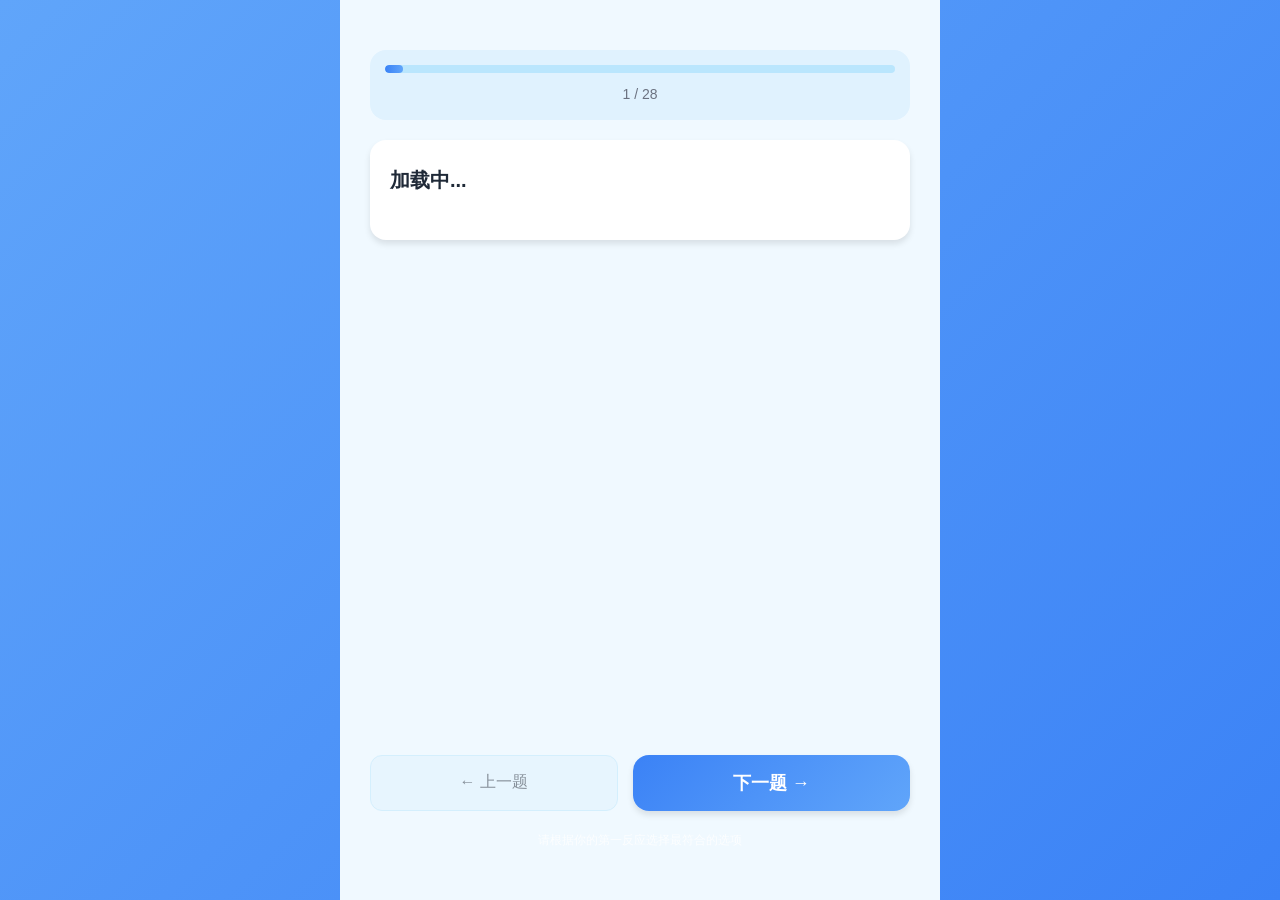
<file: test.html>
<!DOCTYPE html>
<html lang="zh-CN">
<head>
    <meta charset="UTF-8">
    <meta name="viewport" content="width=device-width, initial-scale=1.0">
    <title>测试中 - 采购谈判风格测试</title>
    <link rel="stylesheet" href="css/styles.css">
</head>
<body>
    <div class="container test-container">
        <!-- 进度条 -->
        <header class="test-header">
            <div class="progress-container">
                <div class="progress-bar">
                    <div class="progress-fill" id="progressFill"></div>
                </div>
                <div class="progress-text">
                    <span id="currentQuestion">1</span> / <span id="totalQuestions">28</span>
                </div>
            </div>
        </header>

        <!-- 题目区域 -->
        <main class="test-main">
            <div class="question-card" id="questionCard">
                <h2 class="question-text" id="questionText">加载中...</h2>
                <div class="options-container" id="optionsContainer">
                    <!-- 选项将通过 JS 动态生成 -->
                </div>
            </div>

            <!-- 导航按钮 -->
            <div class="navigation">
                <button class="btn-secondary" id="prevBtn" onclick="prevQuestion()" disabled>
                    ← 上一题
                </button>
                <button class="btn-primary" id="nextBtn" onclick="nextQuestion()">
                    下一题 →
                </button>
            </div>
        </main>

        <!-- 页脚 -->
        <footer class="footer">
            <p>请根据你的第一反应选择最符合的选项</p>
        </footer>
    </div>

    <script src="js/questions.js?v=3"></script>
    <script src="js/test.js?v=3"></script>
</body>
</html>
</file>
<file: css/styles.css>
/* ========================================
   采购谈判风格测试系统 - 全局样式
   ======================================== */

/* CSS 变量 - 主题色 */
:root {
    --primary-color: #3b82f6;
    --primary-dark: #2563eb;
    --secondary-color: #60a5fa;
    --success-color: #10b981;
    --warning-color: #f59e0b;
    --danger-color: #ef4444;
    --text-primary: #1f2937;
    --text-secondary: #6b7280;
    --text-light: #9ca3af;
    --bg-primary: #ffffff;
    --bg-secondary: #f0f9ff;
    --bg-tertiary: #e0f2fe;
    --border-color: #bae6fd;
    --shadow-sm: 0 1px 2px rgba(0, 0, 0, 0.05);
    --shadow-md: 0 4px 6px rgba(0, 0, 0, 0.1);
    --shadow-lg: 0 10px 15px rgba(0, 0, 0, 0.1);
    --shadow-xl: 0 20px 25px rgba(0, 0, 0, 0.15);
    --radius-sm: 8px;
    --radius-md: 12px;
    --radius-lg: 16px;
    --radius-xl: 24px;
}

/* 基础重置 */
* {
    margin: 0;
    padding: 0;
    box-sizing: border-box;
}

body {
    font-family: -apple-system, BlinkMacSystemFont, 'Segoe UI', 'PingFang SC', 'Hiragino Sans GB', 'Microsoft YaHei', sans-serif;
    background: linear-gradient(135deg, #60a5fa 0%, #3b82f6 100%);
    min-height: 100vh;
    color: var(--text-primary);
    line-height: 1.6;
}

/* 容器 */
.container {
    max-width: 480px;
    margin: 0 auto;
    padding: 20px;
    min-height: 100vh;
    display: flex;
    flex-direction: column;
}

/* ========================================
   首页样式
   ======================================== */

.header {
    text-align: center;
    padding: 40px 0 30px;
    color: white;
}

.header h1 {
    font-size: 28px;
    font-weight: 700;
    margin-bottom: 10px;
    text-shadow: 0 2px 4px rgba(0, 0, 0, 0.2);
}

.subtitle {
    font-size: 16px;
    opacity: 0.95;
    font-weight: 400;
}

.main-content {
    flex: 1;
    background: var(--bg-primary);
    border-radius: var(--radius-xl);
    padding: 30px 20px;
    box-shadow: var(--shadow-xl);
}

.hero-section {
    text-align: center;
    margin-bottom: 30px;
}

.illustration {
    margin-bottom: 20px;
}

.emoji-hero {
    font-size: 80px;
    display: block;
    animation: bounce 2s infinite;
}

@keyframes bounce {
    0%, 100% { transform: translateY(0); }
    50% { transform: translateY(-10px); }
}

.stats {
    display: grid;
    grid-template-columns: repeat(3, 1fr);
    gap: 15px;
    margin-bottom: 30px;
}

.stat-item {
    display: flex;
    flex-direction: column;
    align-items: center;
}

.stat-number {
    font-size: 24px;
    font-weight: 700;
    color: var(--primary-color);
}

.stat-label {
    font-size: 12px;
    color: var(--text-secondary);
    margin-top: 4px;
}

.cta-section {
    text-align: center;
    margin-bottom: 30px;
}

.btn-primary {
    background: linear-gradient(135deg, var(--primary-color), var(--secondary-color));
    color: white;
    border: none;
    padding: 16px 40px;
    font-size: 18px;
    font-weight: 600;
    border-radius: var(--radius-lg);
    cursor: pointer;
    transition: all 0.3s ease;
    box-shadow: var(--shadow-md);
    width: 100%;
    max-width: 300px;
}

.btn-primary:hover {
    transform: translateY(-2px);
    box-shadow: var(--shadow-lg);
}

.btn-primary:active {
    transform: translateY(0);
}

.btn-secondary {
    background: var(--bg-tertiary);
    color: var(--text-primary);
    border: 1px solid var(--border-color);
    padding: 12px 24px;
    font-size: 16px;
    font-weight: 500;
    border-radius: var(--radius-md);
    cursor: pointer;
    transition: all 0.3s ease;
}

.btn-secondary:hover {
    background: var(--border-color);
}

.btn-secondary:disabled {
    opacity: 0.5;
    cursor: not-allowed;
}

.btn-text {
    background: none;
    border: none;
    color: var(--primary-color);
    font-size: 14px;
    cursor: pointer;
    padding: 8px 16px;
    margin-top: 10px;
}

.hint {
    font-size: 12px;
    color: var(--text-light);
    margin-top: 12px;
}

.preview-section {
    text-align: center;
}

.preview-section h3 {
    font-size: 16px;
    margin-bottom: 15px;
    color: var(--text-secondary);
}

.preview-cards {
    display: grid;
    grid-template-columns: repeat(2, 1fr);
    gap: 12px;
}

.preview-card {
    background: var(--bg-secondary);
    padding: 15px 10px;
    border-radius: var(--radius-md);
    display: flex;
    flex-direction: column;
    align-items: center;
}

.card-emoji {
    font-size: 32px;
    margin-bottom: 8px;
}

.card-text {
    font-size: 12px;
    color: var(--text-secondary);
    text-align: center;
}

.footer {
    text-align: center;
    padding: 20px 0;
    color: rgba(255, 255, 255, 0.8);
    font-size: 12px;
}

/* ========================================
   测试页样式
   ======================================== */

.test-container {
    background: var(--bg-secondary);
}

.test-header {
    padding: 20px 0;
}

.progress-container {
    background: var(--bg-tertiary);
    border-radius: var(--radius-lg);
    padding: 15px;
}

.progress-bar {
    height: 8px;
    background: var(--border-color);
    border-radius: 4px;
    overflow: hidden;
    margin-bottom: 10px;
}

.progress-fill {
    height: 100%;
    background: linear-gradient(90deg, var(--primary-color), var(--secondary-color));
    border-radius: 4px;
    transition: width 0.3s ease;
    width: 3.57%; /* 1/28 */
}

.progress-text {
    text-align: center;
    font-size: 14px;
    color: var(--text-secondary);
    font-weight: 500;
}

.test-main {
    flex: 1;
    display: flex;
    flex-direction: column;
}

.question-card {
    background: var(--bg-primary);
    border-radius: var(--radius-lg);
    padding: 25px 20px;
    box-shadow: var(--shadow-md);
    margin-bottom: 20px;
}

.question-text {
    font-size: 18px;
    font-weight: 600;
    color: var(--text-primary);
    margin-bottom: 20px;
    line-height: 1.5;
}

.options-container {
    display: flex;
    flex-direction: column;
    gap: 12px;
}

.option-item {
    background: var(--bg-secondary);
    border: 2px solid var(--border-color);
    border-radius: var(--radius-md);
    padding: 15px;
    cursor: pointer;
    transition: all 0.2s ease;
    display: flex;
    align-items: flex-start;
    gap: 12px;
}

.option-item:hover {
    border-color: var(--primary-color);
    background: rgba(99, 102, 241, 0.05);
}

.option-item.selected {
    border-color: var(--primary-color);
    background: rgba(99, 102, 241, 0.1);
}

.option-label {
    width: 32px;
    height: 32px;
    background: var(--bg-tertiary);
    border-radius: 50%;
    display: flex;
    align-items: center;
    justify-content: center;
    font-weight: 600;
    font-size: 14px;
    color: var(--text-secondary);
    flex-shrink: 0;
}

.option-item.selected .option-label {
    background: var(--primary-color);
    color: white;
}

.option-text {
    font-size: 14px;
    color: var(--text-primary);
    line-height: 1.5;
}

.navigation {
    display: flex;
    gap: 15px;
    margin-top: auto;
}

.navigation .btn-secondary,
.navigation .btn-primary {
    flex: 1;
}

/* ========================================
   结果页样式
   ======================================== */

.result-container {
    background: var(--bg-secondary);
}

.result-header {
    text-align: center;
    padding: 30px 0 20px;
    color: white;
}

.result-badge {
    display: inline-block;
    background: rgba(255, 255, 255, 0.2);
    padding: 6px 16px;
    border-radius: 20px;
    font-size: 14px;
    margin-bottom: 15px;
    backdrop-filter: blur(10px);
}

.result-header h1 {
    font-size: 22px;
    font-weight: 600;
}

.result-main {
    flex: 1;
    background: var(--bg-primary);
    border-radius: var(--radius-xl);
    padding: 30px 20px;
    box-shadow: var(--shadow-xl);
}

.style-identity {
    text-align: center;
    margin-bottom: 25px;
    padding-bottom: 25px;
    border-bottom: 1px solid var(--border-color);
}

.style-code {
    font-size: 48px;
    font-weight: 800;
    background: linear-gradient(135deg, var(--primary-color), var(--secondary-color));
    -webkit-background-clip: text;
    -webkit-text-fill-color: transparent;
    background-clip: text;
    margin-bottom: 10px;
    letter-spacing: 4px;
}

.style-name {
    font-size: 24px;
    font-weight: 700;
    color: var(--text-primary);
    margin-bottom: 8px;
}

.style-role {
    font-size: 14px;
    color: var(--text-secondary);
    margin-bottom: 12px;
}

.style-animal {
    font-size: 40px;
}

.metrics-grid {
    display: grid;
    grid-template-columns: repeat(2, 1fr);
    gap: 15px;
    margin-bottom: 25px;
}

.metric-card {
    background: var(--bg-secondary);
    border-radius: var(--radius-md);
    padding: 20px 15px;
    text-align: center;
}

.metric-icon {
    font-size: 28px;
    margin-bottom: 8px;
}

.metric-value {
    font-size: 20px;
    font-weight: 700;
    color: var(--primary-color);
    margin-bottom: 4px;
}

.metric-label {
    font-size: 12px;
    color: var(--text-secondary);
}

.radar-section {
    margin-bottom: 25px;
    padding-bottom: 25px;
    border-bottom: 1px solid var(--border-color);
}

.radar-section h3 {
    text-align: center;
    font-size: 16px;
    margin-bottom: 20px;
    color: var(--text-secondary);
}

#radarChart {
    max-width: 100%;
    height: auto;
    margin: 0 auto;
    display: block;
}

.radar-legend {
    display: flex;
    flex-wrap: wrap;
    justify-content: center;
    gap: 15px;
    margin-top: 15px;
}

.legend-item {
    display: flex;
    align-items: center;
    gap: 6px;
    font-size: 12px;
    color: var(--text-secondary);
}

.legend-color {
    width: 12px;
    height: 12px;
    border-radius: 3px;
}

.fortune-section {
    margin-bottom: 25px;
    padding-bottom: 25px;
    border-bottom: 1px solid var(--border-color);
}

.fortune-section h3 {
    text-align: center;
    font-size: 16px;
    margin-bottom: 20px;
    color: var(--text-secondary);
}

.fortune-cards {
    display: grid;
    grid-template-columns: repeat(2, 1fr);
    gap: 12px;
}

.fortune-card {
    background: var(--bg-secondary);
    border-radius: var(--radius-md);
    padding: 15px;
    text-align: center;
}

.fortune-card.full-width {
    grid-column: 1 / -1;
}

.fortune-label {
    font-size: 12px;
    color: var(--text-secondary);
    margin-bottom: 6px;
}

.fortune-value {
    font-size: 14px;
    font-weight: 600;
    color: var(--text-primary);
}

.share-section {
    display: flex;
    flex-direction: column;
    gap: 12px;
}

.share-section .btn-primary,
.share-section .btn-secondary {
    width: 100%;
}

/* ========================================
   响应式设计
   ======================================== */

@media (min-width: 768px) {
    .container {
        max-width: 600px;
        padding: 30px;
    }

    .header h1 {
        font-size: 32px;
    }

    .main-content {
        padding: 40px 30px;
    }

    .emoji-hero {
        font-size: 100px;
    }

    .stat-number {
        font-size: 28px;
    }

    .question-text {
        font-size: 20px;
    }

    .style-code {
        font-size: 56px;
    }

    .style-name {
        font-size: 28px;
    }
}

/* ========================================
   动画效果
   ======================================== */

.fade-in {
    animation: fadeIn 0.5s ease;
}

@keyframes fadeIn {
    from {
        opacity: 0;
        transform: translateY(20px);
    }
    to {
        opacity: 1;
        transform: translateY(0);
    }
}

.slide-in {
    animation: slideIn 0.3s ease;
}

@keyframes slideIn {
    from {
        opacity: 0;
        transform: translateX(30px);
    }
    to {
        opacity: 1;
        transform: translateX(0);
    }
}

/* ========================================
   加载状态
   ======================================== */

.loading {
    display: flex;
    align-items: center;
    justify-content: center;
    padding: 40px;
}

.loading-spinner {
    width: 40px;
    height: 40px;
    border: 4px solid var(--border-color);
    border-top-color: var(--primary-color);
    border-radius: 50%;
    animation: spin 1s linear infinite;
}

@keyframes spin {
    to {
        transform: rotate(360deg);
    }
}
</file>
